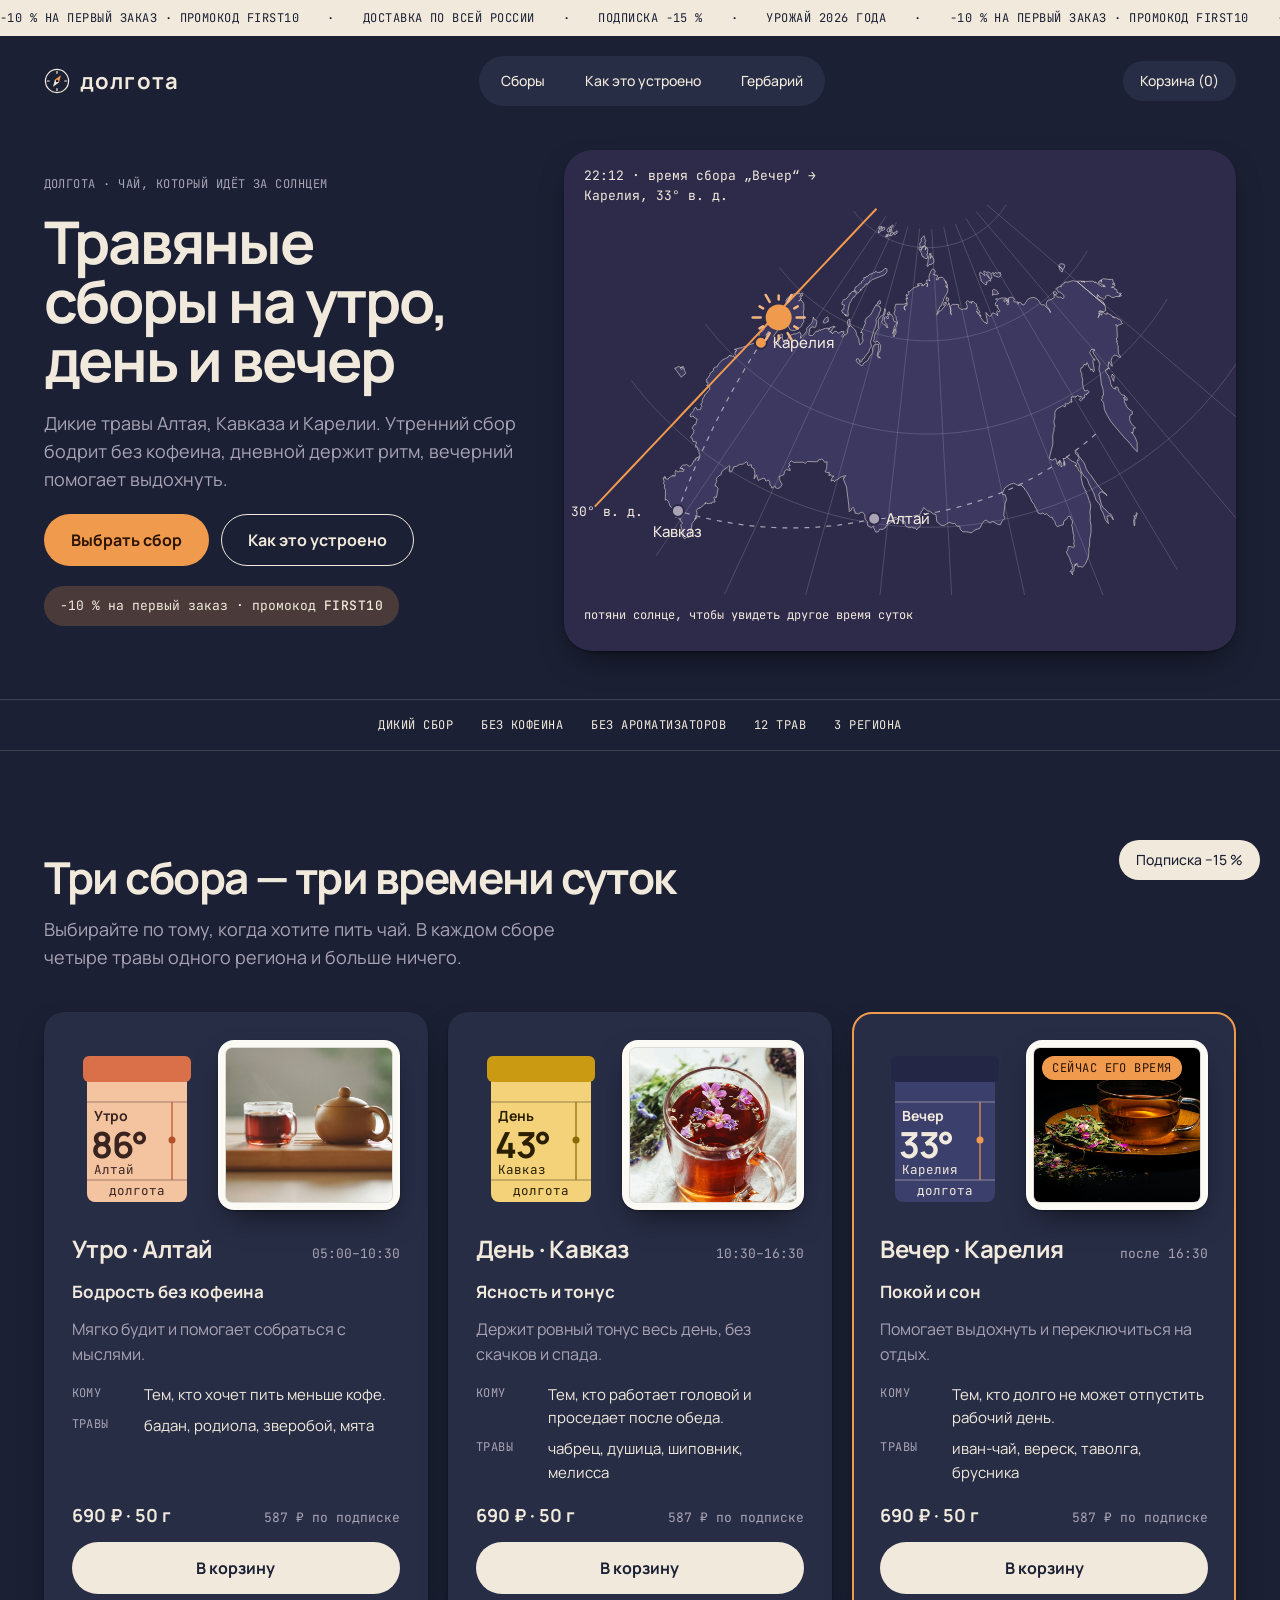
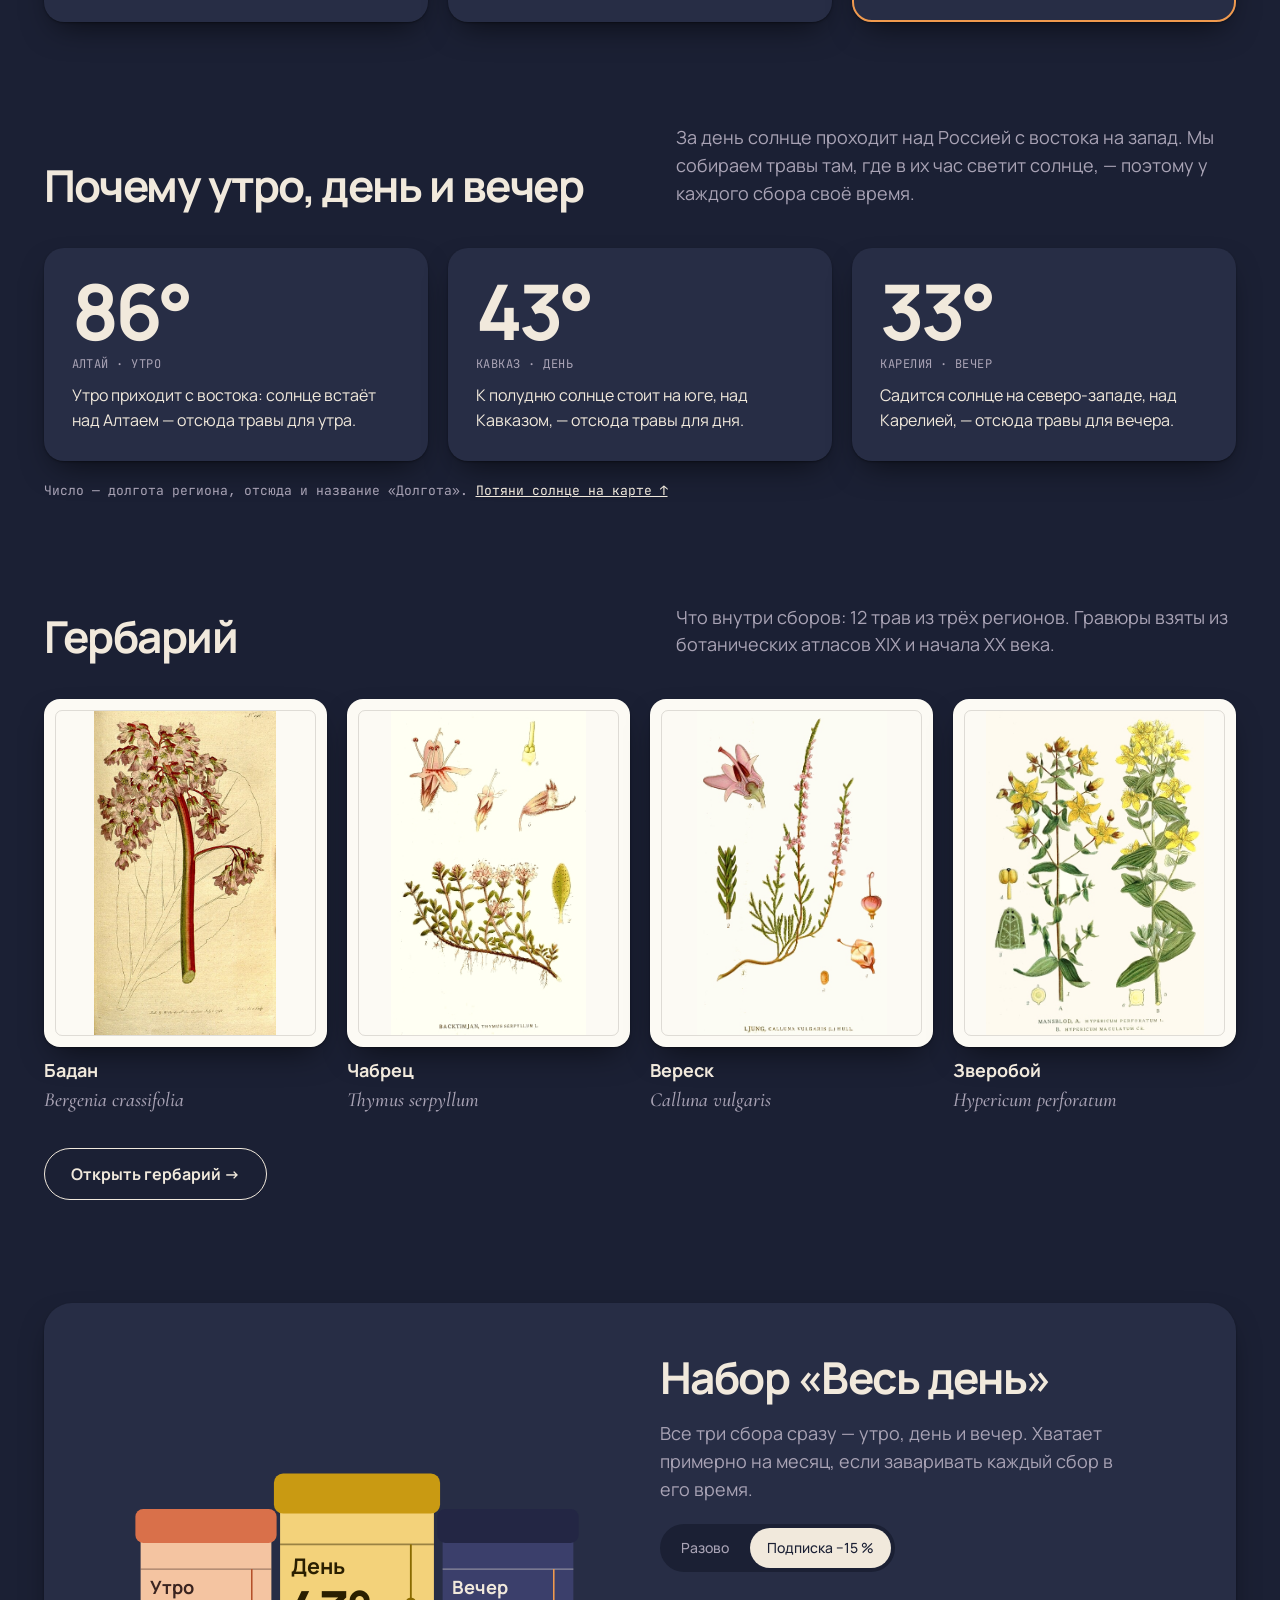
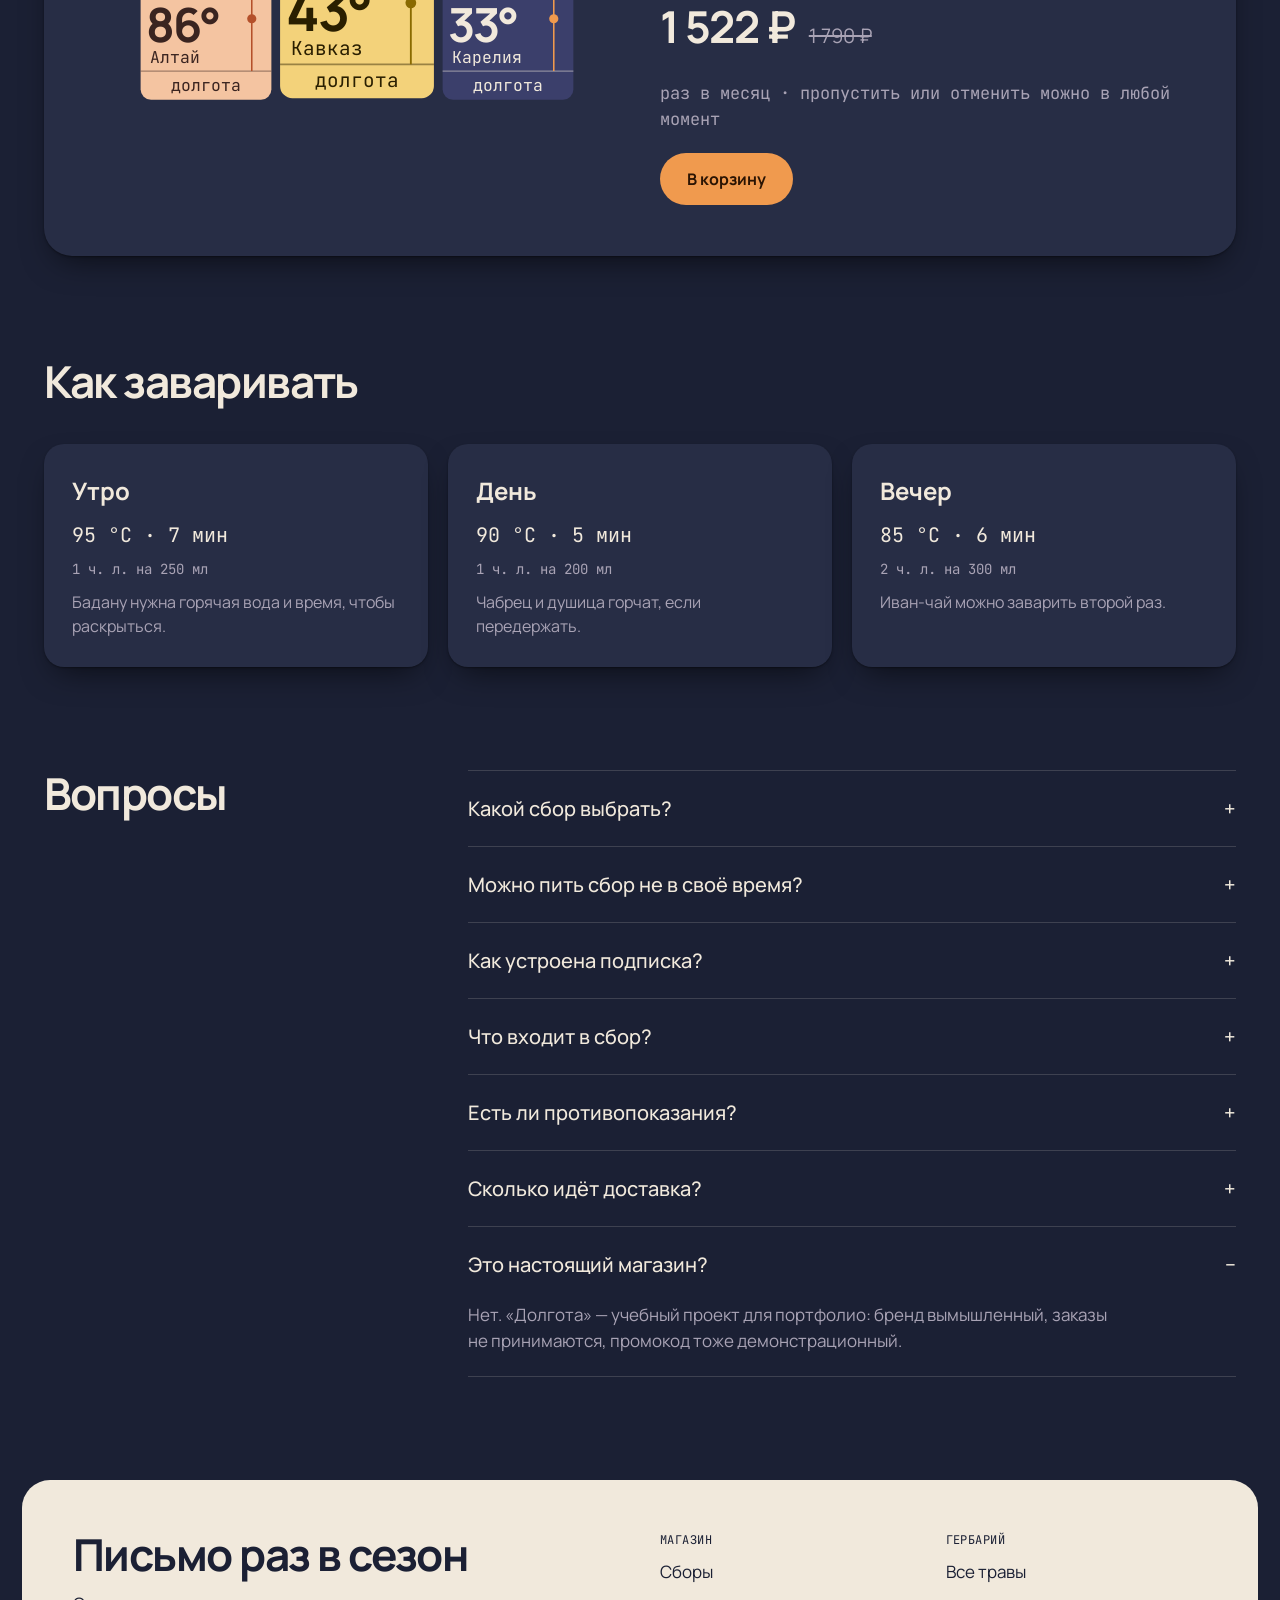
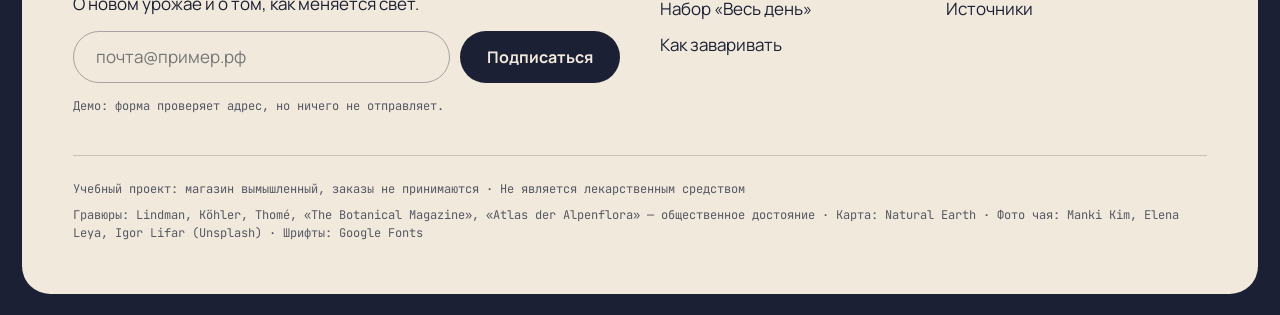
<file: dolgota/index.html>
<!doctype html>
<html lang="ru">
<head>
  <meta charset="utf-8">
  <meta name="viewport" content="width=device-width, initial-scale=1">
  <title>Долгота — травяные сборы на утро, день и вечер</title>
  <meta name="description" content="Учебный проект: три сбора диких трав с Алтая, Кавказа и Карелии — по одному на каждое время суток.">
  <link rel="preconnect" href="https://fonts.googleapis.com">
  <link rel="preconnect" href="https://fonts.gstatic.com" crossorigin>
  <link rel="stylesheet" href="https://fonts.googleapis.com/css2?family=Manrope:wght@400;500;700&family=JetBrains+Mono:wght@400;500&family=Cormorant+Garamond:ital,wght@1,500&display=swap">
  <link rel="stylesheet" href="css/tokens.css">
  <link rel="stylesheet" href="css/base.css">
  <link rel="stylesheet" href="css/home.css">
  <script defer src="js/clock.js"></script>
  <script defer src="js/data.js"></script>
  <script defer src="js/shop.js"></script>
  <script defer src="data/russia.js"></script>
  <script defer src="js/atlas.js"></script>
  <script defer src="js/tin.js"></script>
  <script defer src="js/fit.js"></script>
  <script defer src="js/site.js"></script>
  <script defer src="js/home.js"></script>
</head>
<body>
  <div class="marquee" aria-hidden="true">
    <div class="marquee__track cap"><span>−10&nbsp;% на первый заказ · промокод FIRST10</span><span>·</span><span>доставка по всей России</span><span>·</span><span>подписка −15&nbsp;%</span><span>·</span><span>урожай 2026 года</span><span>·</span><span>−10&nbsp;% на первый заказ · промокод FIRST10</span><span>·</span><span>доставка по всей России</span><span>·</span><span>подписка −15&nbsp;%</span><span>·</span><span>урожай 2026 года</span><span>·</span></div>
    <div class="marquee__track cap"><span>−10&nbsp;% на первый заказ · промокод FIRST10</span><span>·</span><span>доставка по всей России</span><span>·</span><span>подписка −15&nbsp;%</span><span>·</span><span>урожай 2026 года</span><span>·</span><span>−10&nbsp;% на первый заказ · промокод FIRST10</span><span>·</span><span>доставка по всей России</span><span>·</span><span>подписка −15&nbsp;%</span><span>·</span><span>урожай 2026 года</span><span>·</span></div>
  </div>

  <header class="site-header">
    <a class="logo" href="index.html">
      <svg class="logo__mark" viewBox="0 0 32 32" aria-hidden="true" focusable="false">
        <circle class="logo__ring" cx="16" cy="16" r="14.25"/>
        <path class="logo__ticks" d="M16 4v2.5M16 25.5V28M4 16h2.5M25.5 16H28"/>
        <g transform="rotate(35 16 16)">
          <path class="logo__north" d="M16 7.5 19 16h-6z"/>
          <path class="logo__south" d="M16 24.5 13 16h6z"/>
        </g>
        <circle class="logo__pin" cx="16" cy="16" r="1.5"/>
      </svg>долгота</a>
    <nav class="nav" id="nav" aria-label="Разделы">
      <a class="pill" href="#sbory">Сборы</a>
      <a class="pill" href="#dolgoty">Как это устроено</a>
      <a class="pill" href="herbarium.html">Гербарий</a>
    </nav>
    <div class="header-actions">
      <button class="pill nav-toggle" type="button" aria-expanded="false" aria-controls="nav" data-nav-toggle>Меню</button>
      <button class="pill cart-pill" type="button" data-cart>Корзина (<span data-cart-count>0</span>)</button>
    </div>
  </header>

  <main class="page">
    <section class="hero" id="top">
      <div class="hero__text">
        <p class="cap hero__eyebrow">Долгота · чай, который идёт за&nbsp;солнцем</p>
        <h1 class="h1">Травяные сборы на утро, день и&nbsp;вечер</h1>
        <p class="lead">Дикие травы Алтая, Кавказа и Карелии. Утренний сбор бодрит без кофеина, дневной держит ритм, вечерний помогает выдохнуть.</p>
        <div class="hero__actions">
          <a class="btn btn--accent" href="#sbory">Выбрать сбор</a>
          <a class="btn btn--ghost" href="#dolgoty">Как это устроено</a>
        </div>
        <p class="promo mono">−10&nbsp;% на первый заказ · промокод&nbsp;<b>FIRST10</b></p>
      </div>
      <div class="hero__map">
        <p class="hero__now mono" aria-live="polite">
          <a href="#sbory" data-now-time></a>
          <span data-now-place></span>
        </p>
        <svg class="atlas" data-hero-atlas role="group" aria-label="Карта России: солнце показывает, чей сейчас сбор"></svg>
        <div class="hero__foot">
          <p class="hero__hint mono" data-hint>потяни солнце, чтобы увидеть другое время суток</p>
          <button class="pill pill--outline" type="button" data-reset hidden>Вернуться к моему времени</button>
        </div>
      </div>
    </section>

    <div class="ticker cap" aria-label="Свойства сборов">
      <span>дикий сбор</span><span>без кофеина</span><span>без ароматизаторов</span><span>12 трав</span><span>3 региона</span>
    </div>

    <section class="section" id="sbory">
      <div class="section-head">
        <h2 class="h2">Три сбора — три времени суток</h2>
        <p class="lead">Выбирайте по тому, когда хотите пить чай. В каждом сборе четыре травы одного региона и больше ничего.</p>
      </div>
      <div class="blends" data-blends></div>
    </section>

    <section class="section" id="dolgoty">
      <div class="section-head">
        <h2 class="h2">Почему утро, день и вечер</h2>
        <p class="lead">За день солнце проходит над Россией с востока на запад. Мы собираем травы там, где в их час светит солнце, — поэтому у каждого сбора своё время.</p>
      </div>
      <div class="steps" data-steps></div>
      <p class="steps__note mono muted">Число — долгота региона, отсюда и название «Долгота». <a href="#top">Потяни солнце на карте ↑</a></p>
    </section>

    <section class="section">
      <div class="section-head">
        <h2 class="h2">Гербарий</h2>
        <p class="lead">Что внутри сборов: 12 трав из трёх регионов. Гравюры взяты из ботанических атласов XIX и начала XX века.</p>
      </div>
      <div class="herb-preview" data-herb-preview></div>
      <a class="btn btn--ghost" href="herbarium.html">Открыть гербарий →</a>
    </section>

    <section class="section" id="nabor">
      <div class="bundle card">
        <div class="bundle__tins" data-bundle-tins></div>
        <div class="bundle__body">
          <h2 class="h2">Набор «Весь день»</h2>
          <p class="lead">Все три сбора сразу — утро, день и вечер. Хватает примерно на месяц, если заваривать каждый сбор в его время.</p>
          <div class="segmented" role="group" aria-label="Как покупать">
            <button class="pill" type="button" data-plan="once" aria-pressed="false">Разово</button>
            <button class="pill" type="button" data-plan="sub" aria-pressed="true">Подписка −15&nbsp;%</button>
          </div>
          <p class="bundle__price"><span data-bundle-price></span><s class="muted" data-bundle-old></s></p>
          <p class="mono muted" data-bundle-note></p>
          <button class="btn btn--accent" type="button" data-add="bundle">В корзину</button>
        </div>
      </div>
    </section>

    <section class="section" id="zavarivanie">
      <div class="section-head"><h2 class="h2">Как заваривать</h2></div>
      <div class="brew" data-brew></div>
    </section>

    <section class="section faq">
      <h2 class="h2">Вопросы</h2>
      <div class="faq__list">
        <details><summary>Какой сбор выбрать?</summary><p>Выбирайте по времени, когда хотите пить чай: утром — «Утро», днём — «День», вечером — «Вечер». Если сомневаетесь, возьмите набор «Весь день» и попробуйте все три.</p></details>
        <details><summary>Можно пить сбор не в своё время?</summary><p>Можно: это травы, а не расписание. Просто утренний сбор бодрит, а вечерний настраивает на отдых, поэтому мы советуем пить каждый в своё время.</p></details>
        <details><summary>Как устроена подписка?</summary><p>Раз в месяц приходит набор «Весь день» со скидкой 15&nbsp;%. Пропустить месяц или отменить подписку можно в любой момент.</p></details>
        <details><summary>Что входит в сбор?</summary><p>Только травы, по четыре в каждом сборе. Без ароматизаторов и чайного листа.</p></details>
        <details><summary>Есть ли противопоказания?</summary><p>Травы действуют мягко, но это не лекарство. Если вы беременны, кормите грудью или принимаете лекарства, посоветуйтесь с врачом.</p></details>
        <details><summary>Сколько идёт доставка?</summary><p>Нисколько: это учебный проект, и заказы не принимаются. В настоящем магазине здесь были бы сроки и цены доставки.</p></details>
        <details open><summary>Это настоящий магазин?</summary><p>Нет. «Долгота» — учебный проект для портфолио: бренд вымышленный, заказы не принимаются, промокод тоже демонстрационный.</p></details>
      </div>
    </section>
  </main>

  <footer class="site-footer">
    <div class="site-footer__top">
      <form class="newsletter" data-newsletter novalidate>
        <h2 class="h2">Письмо раз в сезон</h2>
        <p>О новом урожае и о том, как меняется свет.</p>
        <div class="newsletter__row">
          <label class="visually-hidden" for="email">Почта</label>
          <input id="email" name="email" type="email" required placeholder="почта@пример.рф" autocomplete="email">
          <button class="btn" type="submit">Подписаться</button>
        </div>
        <p class="newsletter__note" data-newsletter-message aria-live="polite">Демо: форма проверяет адрес, но ничего не отправляет.</p>
      </form>
      <div class="footer-links">
        <div><span class="cap">Магазин</span><a href="#sbory">Сборы</a><a href="#nabor">Набор «Весь день»</a><a href="#zavarivanie">Как заваривать</a></div>
        <div><span class="cap">Гербарий</span><a href="herbarium.html">Все травы</a><a href="herbarium.html#istochniki">Источники</a></div>
      </div>
    </div>
    <div class="footer-legal">
      <span>Учебный проект: магазин вымышленный, заказы не принимаются · Не является лекарственным средством</span>
      <span>Гравюры: Lindman, Köhler, Thomé, «The Botanical Magazine», «Atlas der Alpenflora» — общественное достояние · Карта: Natural Earth · Фото чая: Manki Kim, Elena Leya, Igor Lifar (Unsplash) · Шрифты: Google Fonts</span>
    </div>
  </footer>

  <a class="pill sticky-pill" href="#nabor">Подписка −15&nbsp;%</a>
  <div class="toast" role="status" data-toast hidden></div>
</body>
</html>
</file>
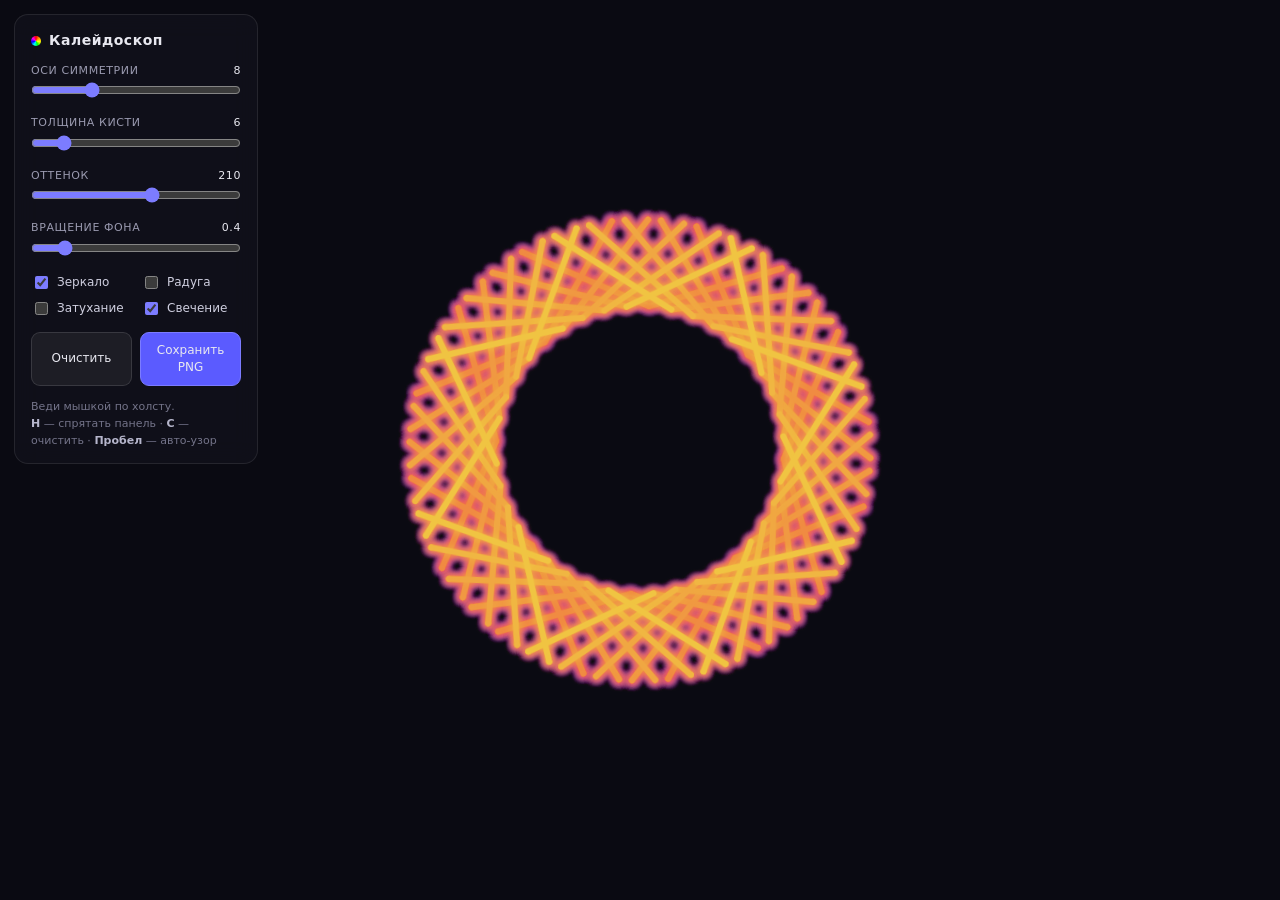
<file: kaleidoscope/index.html>
<!DOCTYPE html>
<html lang="ru">
<head>
<meta charset="utf-8">
<meta name="viewport" content="width=device-width, initial-scale=1">
<title>Калейдоскоп</title>
<style>
  :root { color-scheme: dark; }
  * { box-sizing: border-box; }
  html, body { margin: 0; height: 100%; overflow: hidden; background: #0a0a12; }
  #c { display: block; width: 100vw; height: 100vh; touch-action: none; cursor: crosshair; }

  #ui {
    position: fixed; top: 14px; left: 14px; z-index: 10;
    width: 244px; padding: 16px 16px 14px;
    background: rgba(18,18,28,.72);
    -webkit-backdrop-filter: blur(12px); backdrop-filter: blur(12px);
    border: 1px solid rgba(255,255,255,.09); border-radius: 14px;
    font: 13px/1.4 system-ui, -apple-system, "Segoe UI", Roboto, sans-serif;
    color: #e8e8f0; user-select: none;
    transition: transform .25s ease, opacity .25s ease;
  }
  #ui.hidden { transform: translateX(-280px); opacity: 0; pointer-events: none; }
  #ui h1 {
    margin: 0 0 6px; font-size: 14px; letter-spacing: .5px; font-weight: 600;
    display: flex; align-items: center; gap: 8px;
  }
  #ui h1 .dot {
    width: 10px; height: 10px; border-radius: 50%;
    background: conic-gradient(red, orange, yellow, lime, cyan, blue, magenta, red);
  }
  label.row {
    display: block; margin: 12px 0 4px; color: #9a9ab0;
    font-size: 11px; text-transform: uppercase; letter-spacing: .6px;
  }
  .val { color: #e8e8f0; float: right; font-variant-numeric: tabular-nums; }
  input[type=range] { width: 100%; accent-color: #7c7cff; margin: 0; }
  input[type=color] {
    width: 100%; height: 30px; border: none; border-radius: 8px;
    background: none; cursor: pointer; padding: 0;
  }
  .checks { display: grid; grid-template-columns: 1fr 1fr; gap: 7px 10px; margin-top: 12px; }
  .checks label { display: flex; align-items: center; gap: 6px; font-size: 12px; color: #cfcfe0; cursor: pointer; }
  .checks input { accent-color: #7c7cff; }
  .btns { display: grid; grid-template-columns: 1fr 1fr; gap: 8px; margin-top: 14px; }
  button {
    appearance: none; border: 1px solid rgba(255,255,255,.12); border-radius: 9px;
    padding: 9px 6px; font: inherit; font-size: 12px; color: #e8e8f0;
    background: rgba(255,255,255,.06); cursor: pointer; transition: background .15s;
  }
  button:hover { background: rgba(255,255,255,.14); }
  button.primary { background: #5b5bff; border-color: #7c7cff; }
  button.primary:hover { background: #6d6dff; }
  .hint { margin-top: 12px; font-size: 11px; color: #74748a; line-height: 1.55; }
  .hint b { color: #b6b6cc; }

  #toggle {
    position: fixed; top: 14px; left: 14px; z-index: 9; width: 36px; height: 36px;
    display: none; align-items: center; justify-content: center;
    background: rgba(18,18,28,.72);
    -webkit-backdrop-filter: blur(12px); backdrop-filter: blur(12px);
    border: 1px solid rgba(255,255,255,.09); border-radius: 10px; cursor: pointer;
    color: #e8e8f0; font-size: 15px;
  }
  #ui.hidden ~ #toggle { display: flex; }
</style>
</head>
<body>
<canvas id="c"></canvas>

<div id="ui">
  <h1><span class="dot"></span>Калейдоскоп</h1>

  <label class="row">Оси симметрии <span class="val" id="segV">8</span></label>
  <input type="range" id="seg" min="2" max="24" step="1" value="8">

  <label class="row">Толщина кисти <span class="val" id="sizeV">6</span></label>
  <input type="range" id="size" min="1" max="40" step="1" value="6">

  <label class="row">Оттенок <span class="val" id="hueV">210</span></label>
  <input type="range" id="hue" min="0" max="360" step="1" value="210">

  <label class="row">Вращение фона <span class="val" id="spinV">0.4</span></label>
  <input type="range" id="spin" min="0" max="3" step="0.1" value="0.4">

  <div class="checks">
    <label><input type="checkbox" id="mirror" checked> Зеркало</label>
    <label><input type="checkbox" id="rainbow"> Радуга</label>
    <label><input type="checkbox" id="fade"> Затухание</label>
    <label><input type="checkbox" id="glow" checked> Свечение</label>
  </div>

  <div class="btns">
    <button id="clear">Очистить</button>
    <button id="save" class="primary">Сохранить PNG</button>
  </div>

  <div class="hint">
    Веди мышкой по холсту.<br>
    <b>H</b> — спрятать панель · <b>C</b> — очистить · <b>Пробел</b> — авто&#8209;узор
  </div>
</div>
<div id="toggle">&#9776;</div>

<script>
(function () {
  "use strict";

  var c = document.getElementById("c");
  var ctx = c.getContext("2d");
  var buf = document.createElement("canvas");
  var bx = buf.getContext("2d");

  var ui = document.getElementById("ui");
  var toggleEl = document.getElementById("toggle");
  var segEl = document.getElementById("seg");
  var sizeEl = document.getElementById("size");
  var hueEl = document.getElementById("hue");
  var spinEl = document.getElementById("spin");
  var mirrorEl = document.getElementById("mirror");
  var rainbowEl = document.getElementById("rainbow");
  var fadeEl = document.getElementById("fade");
  var glowEl = document.getElementById("glow");

  var W = 0, H = 0, DPR = 1;
  var spinAngle = 0;

  function resize() {
    DPR = Math.min(window.devicePixelRatio || 1, 2);
    var docEl = document.documentElement;
    W = window.innerWidth || docEl.clientWidth || 1024;
    H = window.innerHeight || docEl.clientHeight || 720;

    var old = null;
    if (buf.width && buf.height) {
      old = document.createElement("canvas");
      old.width = buf.width;
      old.height = buf.height;
      old.getContext("2d").drawImage(buf, 0, 0);
    }

    c.width = Math.floor(W * DPR);
    c.height = Math.floor(H * DPR);
    buf.width = c.width;
    buf.height = c.height;

    if (old) {
      bx.setTransform(1, 0, 0, 1, 0, 0);
      bx.drawImage(old, (buf.width - old.width) / 2, (buf.height - old.height) / 2);
    }
    bx.setTransform(DPR, 0, 0, DPR, 0, 0);
  }

  // Draw one segment-replicated stroke from a to b (center-relative CSS pixels).
  function stroke(a, b) {
    var seg = +segEl.value;
    var size = +sizeEl.value;
    var hue = rainbowEl.checked ? (performance.now() / 18) % 360 : +hueEl.value;
    var col = "hsl(" + hue + " 85% 60%)";
    var step = (Math.PI * 2) / seg;

    bx.save();
    bx.setTransform(DPR, 0, 0, DPR, 0, 0);
    bx.translate(W / 2, H / 2);
    bx.lineCap = "round";
    bx.lineJoin = "round";
    bx.strokeStyle = col;
    bx.fillStyle = col;
    bx.lineWidth = size;
    if (glowEl.checked) {
      bx.shadowColor = col;
      bx.shadowBlur = size * 1.5;
    }

    for (var i = 0; i < seg; i++) {
      bx.save();
      bx.rotate(i * step);
      segLine(a, b, size);
      if (mirrorEl.checked) {
        bx.save();
        bx.scale(1, -1);
        segLine(a, b, size);
        bx.restore();
      }
      bx.restore();
    }
    bx.restore();
  }

  function segLine(a, b, size) {
    bx.beginPath();
    bx.moveTo(a.x, a.y);
    bx.lineTo(b.x, b.y);
    bx.stroke();
    bx.beginPath();
    bx.arc(b.x, b.y, size / 2, 0, Math.PI * 2);
    bx.fill();
  }

  function render() {
    requestAnimationFrame(render);

    if (!buf.width || !buf.height) {
      if (window.innerWidth) resize();
      return;
    }

    spinAngle += parseFloat(spinEl.value) * 0.0025;

    if (fadeEl.checked) {
      bx.setTransform(1, 0, 0, 1, 0, 0);
      bx.fillStyle = "rgba(10,10,18,0.05)";
      bx.fillRect(0, 0, buf.width, buf.height);
      bx.setTransform(DPR, 0, 0, DPR, 0, 0);
    }

    autoStep();

    ctx.setTransform(1, 0, 0, 1, 0, 0);
    ctx.fillStyle = "#0a0a12";
    ctx.fillRect(0, 0, c.width, c.height);
    ctx.save();
    ctx.translate(c.width / 2, c.height / 2);
    ctx.rotate(spinAngle);
    ctx.drawImage(buf, -buf.width / 2, -buf.height / 2);
    ctx.restore();
  }

  // ---- pointer input -------------------------------------------------------
  var drawing = false, lastX = 0, lastY = 0;

  function toBuf(clientX, clientY) {
    var rect = c.getBoundingClientRect();
    var px = clientX - rect.left - W / 2;
    var py = clientY - rect.top - H / 2;
    var cos = Math.cos(-spinAngle), sin = Math.sin(-spinAngle);
    return { x: px * cos - py * sin, y: px * sin + py * cos };
  }

  c.addEventListener("pointerdown", function (e) {
    drawing = true;
    try { c.setPointerCapture(e.pointerId); } catch (err) {}
    var p = toBuf(e.clientX, e.clientY);
    lastX = p.x; lastY = p.y;
    stroke({ x: lastX, y: lastY }, { x: lastX + 0.01, y: lastY });
  });

  c.addEventListener("pointermove", function (e) {
    if (!drawing) return;
    var p = toBuf(e.clientX, e.clientY);
    var dx = p.x - lastX, dy = p.y - lastY;
    if (dx * dx + dy * dy < 4) return;
    stroke({ x: lastX, y: lastY }, p);
    lastX = p.x; lastY = p.y;
  });

  function endStroke() { drawing = false; }
  c.addEventListener("pointerup", endStroke);
  c.addEventListener("pointercancel", endStroke);
  c.addEventListener("pointerleave", endStroke);

  // ---- auto-doodle ------------------------------------------------------
  var auto = false, ax = 0, ay = 0, at = 0;
  function autoStep() {
    if (!auto) return;
    at += 0.02;
    var nx = Math.cos(at * 1.3) * (W * 0.30) + Math.cos(at * 0.7) * (W * 0.12);
    var ny = Math.sin(at * 1.1) * (H * 0.30) + Math.sin(at * 2.1) * (H * 0.10);
    stroke({ x: ax, y: ay }, { x: nx, y: ny });
    ax = nx; ay = ny;
  }

  // ---- actions -----------------------------------------------------------
  function clearAll() {
    bx.setTransform(1, 0, 0, 1, 0, 0);
    bx.clearRect(0, 0, buf.width, buf.height);
    bx.setTransform(DPR, 0, 0, DPR, 0, 0);
  }

  function savePNG() {
    if (!buf.width || !buf.height) return;
    var flat = document.createElement("canvas");
    flat.width = c.width;
    flat.height = c.height;
    var fx = flat.getContext("2d");
    fx.fillStyle = "#0a0a12";
    fx.fillRect(0, 0, flat.width, flat.height);
    fx.translate(flat.width / 2, flat.height / 2);
    fx.rotate(spinAngle);
    fx.drawImage(buf, -buf.width / 2, -buf.height / 2);
    var a = document.createElement("a");
    a.download = "kaleidoscope-" + Date.now() + ".png";
    a.href = flat.toDataURL("image/png");
    a.click();
  }

  document.getElementById("clear").addEventListener("click", clearAll);
  document.getElementById("save").addEventListener("click", savePNG);
  toggleEl.addEventListener("click", function () { ui.classList.remove("hidden"); });

  window.addEventListener("keydown", function (e) {
    if (e.target && /INPUT|TEXTAREA/.test(e.target.tagName)) return;
    if (e.code === "KeyH") ui.classList.toggle("hidden");
    else if (e.code === "KeyC") clearAll();
    else if (e.code === "Space") { e.preventDefault(); auto = !auto; }
  });

  // live value labels
  [["seg", "segV"], ["size", "sizeV"], ["hue", "hueV"], ["spin", "spinV"]].forEach(function (p) {
    var input = document.getElementById(p[0]);
    var out = document.getElementById(p[1]);
    var sync = function () { out.textContent = input.value; };
    input.addEventListener("input", sync);
    sync();
  });

  // ---- starter flourish so the canvas isn't empty on open --------------
  function seed() {
    if (!buf.width || !buf.height) return;
    var h0 = +hueEl.value;
    var R = Math.min(W, H) * 0.16;
    for (var k = 0; k < 40; k++) {
      hueEl.value = Math.round((h0 + k * 5) % 360);
      var a = k / 40 * Math.PI * 2;
      var a2 = a + 0.6;
      stroke(
        { x: Math.cos(a) * R, y: Math.sin(a) * R },
        { x: Math.cos(a2) * R * 1.6, y: Math.sin(a2) * R * 1.6 }
      );
    }
    hueEl.value = h0;
    document.getElementById("hueV").textContent = h0;
  }

  window.addEventListener("resize", resize);
  if (window.ResizeObserver) {
    new ResizeObserver(function () {
      var iw = window.innerWidth || 0, ih = window.innerHeight || 0;
      if (iw && ih && (Math.abs(iw - W) > 1 || Math.abs(ih - H) > 1)) resize();
    }).observe(document.documentElement);
  }
  resize();
  seed();
  requestAnimationFrame(render);
})();
</script>
</body>
</html>
</file>
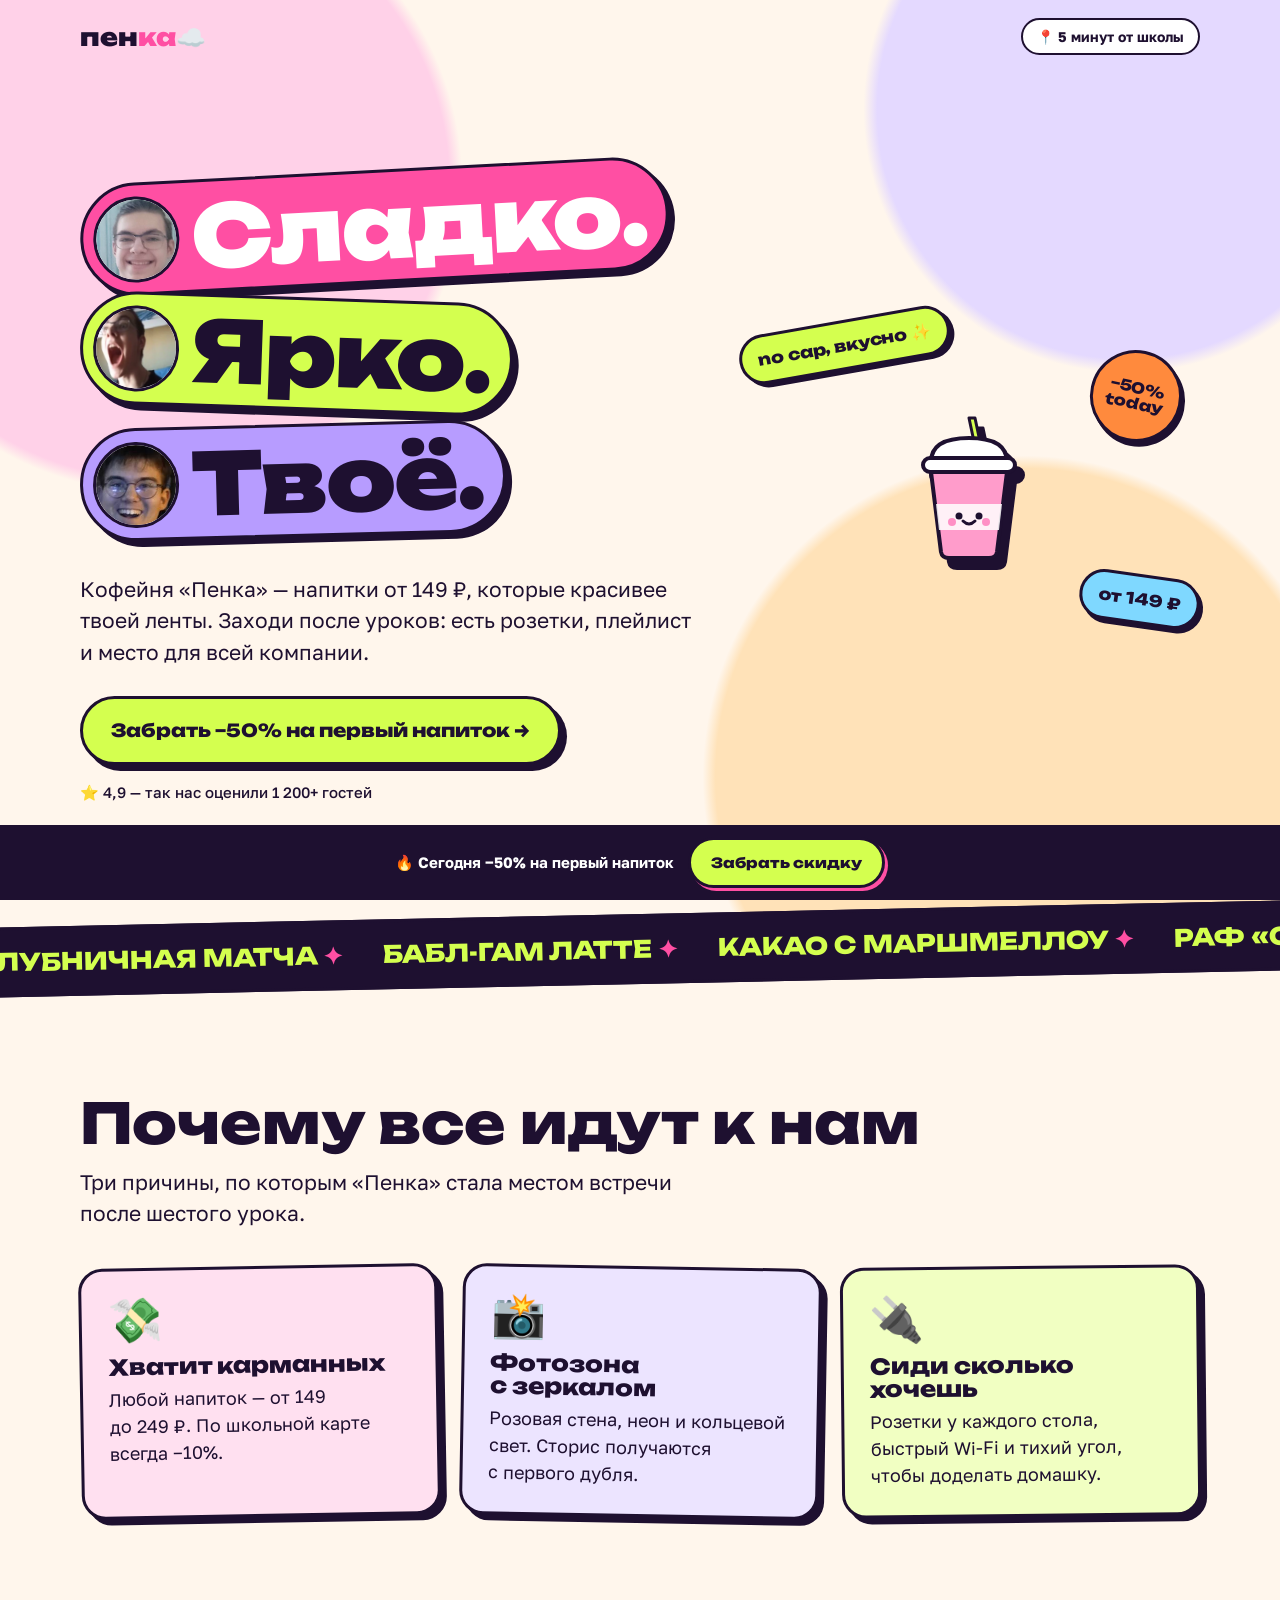
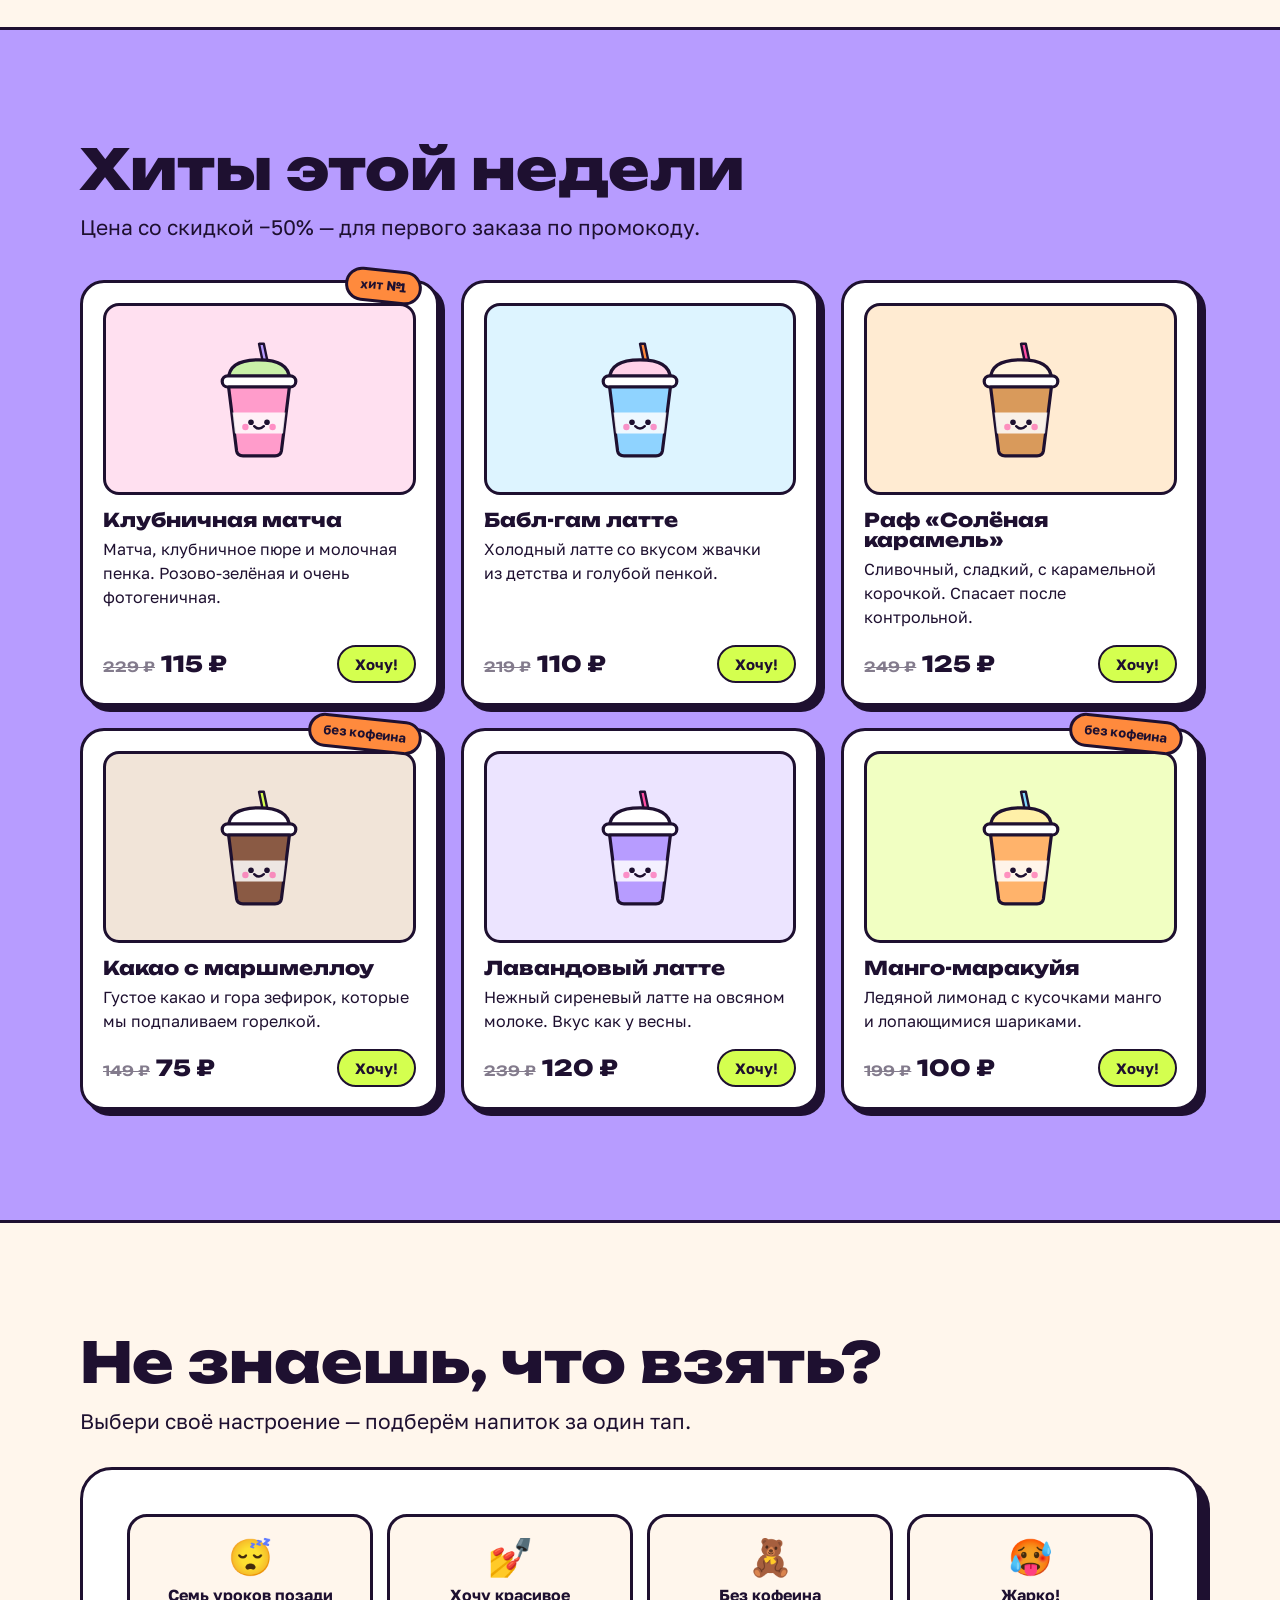
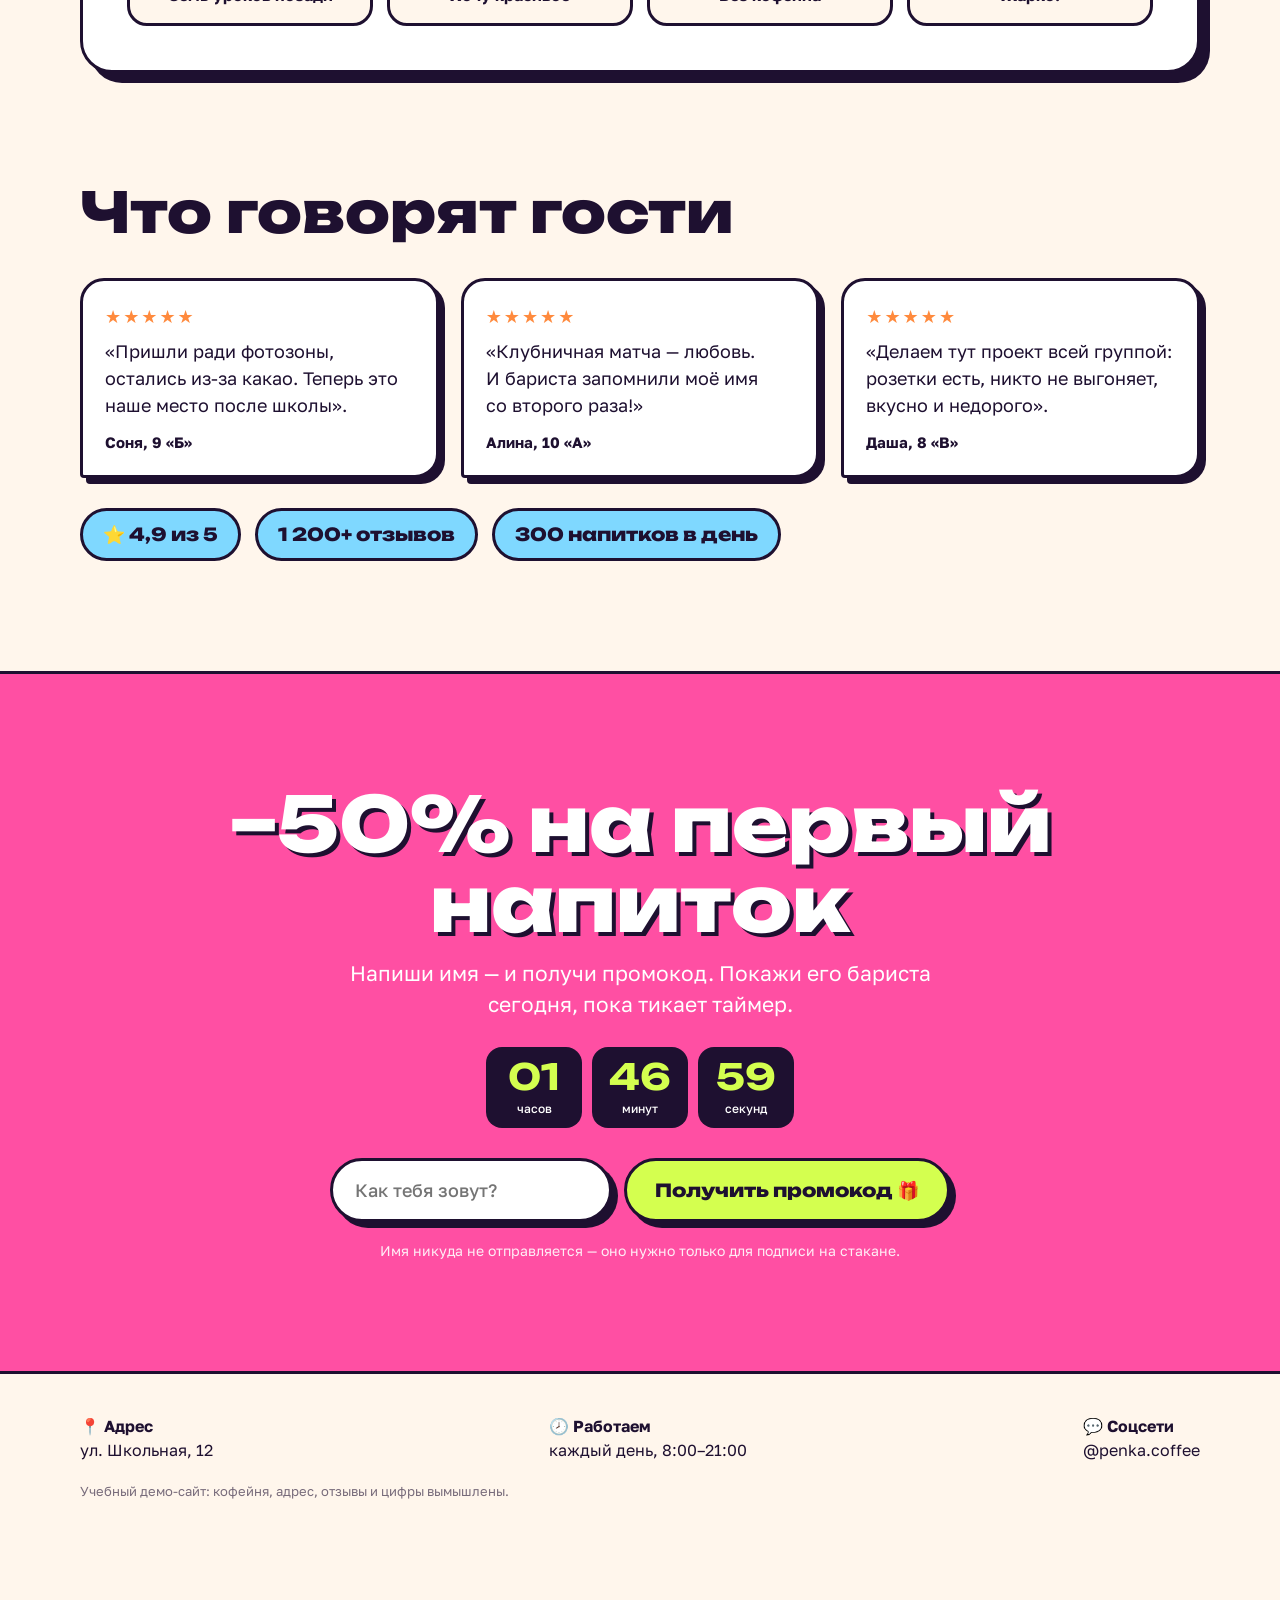
<file: penka/index.html>
<!doctype html>
<html lang="ru">
<head>
<meta charset="utf-8">
<meta name="viewport" content="width=device-width, initial-scale=1">
<title>Пенка — кофейня после школы</title>
<meta name="description" content="Кофейня «Пенка»: яркие напитки от 149 ₽, фотозона и розетки. −50% на первый напиток.">
<link rel="preconnect" href="https://fonts.googleapis.com">
<link rel="preconnect" href="https://fonts.gstatic.com" crossorigin>
<link href="https://fonts.googleapis.com/css2?family=Unbounded:wght@600;800;900&family=Golos+Text:wght@400;500;700&display=swap" rel="stylesheet">
<style>
  :root {
    --cream: #FFF6EC;
    --ink: #1E1030;
    --pink: #FF4FA3;
    --lilac: #B79CFF;
    --lime: #D4FF4F;
    --orange: #FF8A3D;
    --sky: #7FD8FF;
    --white: #fff;
    --shadow: 6px 6px 0 var(--ink);
    --radius: 24px;
  }
  * { box-sizing: border-box; margin: 0; padding: 0; }
  html { scroll-behavior: smooth; overflow-x: clip; }
  .hero { overflow: clip; }
  body {
    font-family: "Golos Text", system-ui, sans-serif;
    font-size: 18px;
    line-height: 1.5;
    color: var(--ink);
    background: var(--cream);
    overflow-x: hidden;
    padding-bottom: 84px;
  }
  h1, h2, h3, .display { font-family: "Unbounded", system-ui, sans-serif; line-height: 1.05; overflow-wrap: anywhere; }
  h2 { font-size: clamp(28px, 5.2vw, 56px); font-weight: 800; margin-bottom: 14px; }
  .wrap { width: min(1120px, 100% - 32px); margin-inline: auto; }
  section { padding: clamp(56px, 9vw, 110px) 0; position: relative; }
  .lead { font-size: clamp(17px, 2.2vw, 21px); max-width: 620px; }

  .btn {
    display: inline-flex; align-items: center; justify-content: center; gap: 10px;
    font-family: "Unbounded", sans-serif; font-weight: 800; font-size: clamp(14px, 2vw, 18px);
    color: var(--ink); background: var(--lime); text-decoration: none; text-align: center;
    padding: 18px 28px; border: 3px solid var(--ink); border-radius: 999px;
    box-shadow: var(--shadow); cursor: pointer;
    transition: transform .15s, box-shadow .15s;
  }
  .btn:hover { transform: translate(-2px, -2px); box-shadow: 9px 9px 0 var(--ink); }
  .btn:active { transform: translate(4px, 4px); box-shadow: 2px 2px 0 var(--ink); }
  .btn.pink { background: var(--pink); color: var(--white); }
  .btn:focus-visible, button:focus-visible, input:focus-visible { outline: 4px solid var(--orange); outline-offset: 3px; }

  /* шапка */
  header { position: absolute; top: 0; left: 0; right: 0; z-index: 5; padding: 18px 0; }
  header .wrap { display: flex; justify-content: space-between; align-items: center; gap: 12px; }
  .logo { font-family: "Unbounded", sans-serif; font-weight: 900; font-size: 24px; color: var(--ink); text-decoration: none; }
  .logo span { color: var(--pink); }
  .pill { font-weight: 700; font-size: 14px; background: var(--white); border: 2px solid var(--ink); border-radius: 999px; padding: 6px 14px; white-space: nowrap; }

  /* 1. герой */
  .hero {
    padding-top: clamp(110px, 16vw, 170px);
    background:
      radial-gradient(circle at 12% 20%, #FFD1E8 0 22%, transparent 23%),
      radial-gradient(circle at 88% 12%, #E4D9FF 0 18%, transparent 19%),
      radial-gradient(circle at 80% 85%, #FFE2B8 0 24%, transparent 25%),
      var(--cream);
  }
  .hero .wrap { display: grid; grid-template-columns: 1.15fr .85fr; gap: 32px; align-items: center; }
  h1 span { white-space: nowrap; }
  h1 { font-size: clamp(38px, 7vw, 86px); font-weight: 900; letter-spacing: -.02em; margin-bottom: 22px; }
  h1 span { display: inline-flex; align-items: center; gap: .14em; padding: .1em .22em .1em .12em; border: 3px solid var(--ink); border-radius: 999px; box-shadow: var(--shadow); margin: 0 0 .16em; }
  h1 img { flex: none; width: 1em; height: 1em; border-radius: 50%; border: 3px solid var(--ink); object-fit: cover; background: var(--white); transition: transform .3s cubic-bezier(.2, 1.6, .4, 1); }
  h1 span:hover img { transform: scale(1.15) rotate(8deg); }
  h1 .w1 { background: var(--pink); color: var(--white); transform: rotate(-3deg); }
  h1 .w2 { background: var(--lime); transform: rotate(2deg); }
  h1 .w3 { background: var(--lilac); transform: rotate(-1.5deg); }
  .hero .lead { margin-bottom: 28px; }
  .hero-cta { display: flex; flex-wrap: wrap; gap: 16px; align-items: center; }
  .hero-note { font-size: 15px; font-weight: 500; }

  .cup-stage { position: relative; display: grid; place-items: center; min-height: 380px; }
  .cup-stage svg.big { width: min(320px, 78%); height: auto; animation: bob 4s ease-in-out infinite; filter: drop-shadow(8px 10px 0 var(--ink)); }
  .sticker {
    position: absolute; font-family: "Unbounded", sans-serif; font-weight: 800; font-size: clamp(12px, 1.6vw, 16px);
    border: 3px solid var(--ink); border-radius: 999px; padding: 10px 16px; box-shadow: 4px 4px 0 var(--ink);
    animation: bob 5s ease-in-out infinite; white-space: nowrap;
  }
  .s1 { background: var(--lime); top: 6%; left: 0; rotate: -10deg; }
  .s2 { background: var(--sky); bottom: 14%; right: 0; rotate: 8deg; animation-delay: -2s; }
  .s3 { background: var(--orange); top: 14%; right: 4%; rotate: 12deg; animation-delay: -1s; width: 92px; height: 92px; padding: 0; display: grid; place-items: center; text-align: center; white-space: normal; line-height: 1.1; font-size: 15px; }
  @keyframes bob { 50% { transform: translateY(-14px); } }

  /* бегущая строка */
  .marquee { background: var(--ink); color: var(--lime); border-block: 3px solid var(--ink); overflow: hidden; padding: 14px 0; rotate: -1.2deg; width: 104%; margin-left: -2%; }
  .marquee div { display: flex; gap: 40px; width: max-content; animation: run 22s linear infinite; font-family: "Unbounded", sans-serif; font-weight: 800; font-size: clamp(16px, 2.4vw, 24px); white-space: nowrap; }
  .marquee b { color: var(--pink); }
  @keyframes run { to { transform: translateX(-50%); } }

  /* 2. причины */
  .cards3 { display: grid; grid-template-columns: repeat(3, 1fr); gap: 22px; margin-top: 36px; }
  .card { background: var(--white); border: 3px solid var(--ink); border-radius: var(--radius); box-shadow: var(--shadow); padding: 26px; min-width: 0; }
  .card .emoji { font-size: 44px; line-height: 1; margin-bottom: 14px; }
  .card h3 { font-size: clamp(18px, 2.2vw, 22px); font-weight: 800; margin-bottom: 8px; }
  .card:nth-child(1) { background: #FFE0F0; rotate: -1deg; }
  .card:nth-child(2) { background: #ECE4FF; rotate: 1deg; }
  .card:nth-child(3) { background: #F1FFC2; rotate: -.6deg; }

  /* 3. меню */
  .menu { background: var(--lilac); border-block: 3px solid var(--ink); }
  .menu-grid { display: grid; grid-template-columns: repeat(3, 1fr); gap: 22px; margin-top: 36px; }
  .drink { background: var(--white); border: 3px solid var(--ink); border-radius: var(--radius); box-shadow: var(--shadow); padding: 20px; display: flex; flex-direction: column; min-width: 0; transition: transform .2s; position: relative; }
  .drink:hover { transform: translateY(-6px) rotate(-1deg); }
  .drink .pic { border-radius: 16px; border: 3px solid var(--ink); display: grid; place-items: center; padding: 18px; margin-bottom: 16px; }
  .drink .pic svg { width: 96px; height: auto; }
  .drink h3 { font-size: clamp(16px, 1.9vw, 19px); font-weight: 800; margin-bottom: 6px; }
  .drink p { font-size: 16px; flex: 1; }
  .drink .row { display: flex; justify-content: space-between; align-items: center; gap: 10px; margin-top: 16px; flex-wrap: wrap; }
  .price { font-family: "Unbounded", sans-serif; font-weight: 800; font-size: 22px; white-space: nowrap; }
  .price s { font-size: 14px; font-weight: 600; opacity: .55; margin-right: 6px; }
  .want { font: 700 15px "Golos Text", sans-serif; color: var(--ink); background: var(--lime); border: 2px solid var(--ink); border-radius: 999px; padding: 8px 16px; cursor: pointer; text-decoration: none; }
  .want:hover { background: var(--pink); color: var(--white); }
  .tag { position: absolute; top: -14px; right: 14px; background: var(--orange); border: 3px solid var(--ink); border-radius: 999px; font-weight: 700; font-size: 13px; padding: 4px 12px; rotate: 6deg; }

  /* 4. квиз */
  .quiz-box { background: var(--white); border: 3px solid var(--ink); border-radius: 32px; box-shadow: 10px 10px 0 var(--ink); padding: clamp(22px, 4vw, 44px); margin-top: 30px; }
  .moods { display: grid; grid-template-columns: repeat(4, 1fr); gap: 14px; }
  .mood { font: 700 16px "Golos Text", sans-serif; color: var(--ink); background: var(--cream); border: 3px solid var(--ink); border-radius: 20px; padding: 18px 12px; cursor: pointer; transition: transform .15s, background .15s; min-width: 0; }
  .mood span { display: block; font-size: 36px; margin-bottom: 6px; }
  .mood:hover { transform: translateY(-4px); background: #FFE0F0; }
  .mood[aria-pressed="true"] { background: var(--lime); box-shadow: 4px 4px 0 var(--ink); }
  .result { margin-top: 24px; padding: 22px; border: 3px dashed var(--ink); border-radius: 20px; background: #FFE0F0; display: none; gap: 18px; align-items: center; justify-content: space-between; flex-wrap: wrap; }
  .result.show { display: flex; animation: pop .4s cubic-bezier(.2, 1.6, .4, 1); }
  .result h3 { font-size: clamp(18px, 2.6vw, 26px); font-weight: 800; margin-bottom: 4px; }
  @keyframes pop { from { transform: scale(.85); opacity: 0; } }

  /* 5. отзывы */
  .reviews { display: grid; grid-template-columns: repeat(3, 1fr); gap: 22px; margin-top: 36px; }
  .review { background: var(--white); border: 3px solid var(--ink); border-radius: 24px 24px 24px 4px; box-shadow: var(--shadow); padding: 22px; min-width: 0; }
  .review b { display: block; margin-top: 12px; font-size: 15px; }
  .stars { color: var(--orange); letter-spacing: 2px; margin-bottom: 8px; }
  .stats { display: flex; flex-wrap: wrap; gap: 14px; margin-top: 30px; }
  .stat { font-family: "Unbounded", sans-serif; font-weight: 800; font-size: clamp(14px, 1.8vw, 18px); background: var(--sky); border: 3px solid var(--ink); border-radius: 999px; padding: 10px 20px; }

  /* 6. оффер */
  .offer { background: var(--pink); color: var(--white); border-block: 3px solid var(--ink); text-align: center; overflow: hidden; }
  .offer h2 { font-size: clamp(32px, 7vw, 76px); text-shadow: 4px 4px 0 var(--ink); }
  .offer .lead { margin: 0 auto 26px; }
  .timer { display: inline-flex; gap: 10px; margin-bottom: 30px; }
  .timer div { background: var(--ink); color: var(--lime); border-radius: 16px; padding: 12px 8px; width: clamp(72px, 20vw, 96px); font-family: "Unbounded", sans-serif; font-weight: 800; font-size: clamp(24px, 6vw, 36px); line-height: 1; }
  .timer small { display: block; font: 500 12px "Golos Text", sans-serif; color: var(--white); margin-top: 6px; }
  .promo-form { display: flex; gap: 12px; justify-content: center; flex-wrap: wrap; max-width: 620px; margin: 0 auto; }
  .promo-form input { flex: 1 1 220px; min-width: 0; font: 500 18px "Golos Text", sans-serif; padding: 16px 22px; border: 3px solid var(--ink); border-radius: 999px; box-shadow: var(--shadow); color: var(--ink); background: var(--white); }
  .code { display: none; margin: 0 auto; max-width: 520px; background: var(--white); color: var(--ink); border: 3px dashed var(--ink); border-radius: 24px; padding: 24px; }
  .code.show { display: block; animation: pop .45s cubic-bezier(.2, 1.6, .4, 1); }
  .code strong { display: block; font-family: "Unbounded", sans-serif; font-weight: 900; font-size: clamp(30px, 8vw, 52px); color: var(--pink); margin: 6px 0; letter-spacing: .04em; }
  .fineprint { font-size: 14px; margin-top: 18px; opacity: .9; }

  footer { padding: 40px 0 20px; font-size: 16px; }
  footer .wrap { display: flex; flex-wrap: wrap; gap: 20px 48px; justify-content: space-between; }
  footer small { display: block; width: 100%; opacity: .6; font-size: 13px; }

  /* липкая кнопка */
  .sticky { position: fixed; left: 0; right: 0; bottom: 0; z-index: 20; background: var(--ink); color: var(--white); padding: 12px 16px; display: flex; gap: 14px; align-items: center; justify-content: center; font-weight: 700; font-size: 15px; }
  .sticky .btn { padding: 12px 20px; font-size: 14px; box-shadow: 3px 3px 0 var(--pink); white-space: nowrap; }

  .confetti { position: fixed; top: -40px; z-index: 50; font-size: 28px; pointer-events: none; animation: fall linear forwards; }
  @keyframes fall { to { transform: translateY(110vh) rotate(540deg); } }

  .reveal { opacity: 0; translate: 0 30px; transition: opacity .6s, translate .6s; }
  .reveal.in { opacity: 1; translate: 0 0; }

  @media (max-width: 860px) {
    .hero .wrap { grid-template-columns: 1fr; }
    h1 { font-size: min(10.5vw, 80px); }
    .cup-stage { min-height: 300px; order: -1; }
    .cup-stage svg.big { width: 200px; }
    .cards3, .menu-grid, .reviews { grid-template-columns: 1fr; }
    .moods { grid-template-columns: repeat(2, 1fr); }
    .sticky span { display: none; }
    .card, .card:nth-child(n) { rotate: 0deg; }
  }
  @media (min-width: 861px) and (max-width: 1020px) {
    .menu-grid { grid-template-columns: repeat(2, 1fr); }
  }
  @media (prefers-reduced-motion: reduce) {
    *, *::before, *::after { animation: none !important; transition: none !important; }
    .reveal { opacity: 1; translate: 0 0; }
  }
</style>
</head>
<body>

<svg width="0" height="0" style="position:absolute" aria-hidden="true">
  <symbol id="cup" viewBox="0 0 120 150">
    <path d="M60 6 L66 6 L74 44 L68 44 Z" fill="var(--straw, #FF4FA3)" stroke="#1E1030" stroke-width="3" stroke-linejoin="round"/>
    <path d="M22 50 Q22 26 60 26 Q98 26 98 50 Z" fill="var(--foam, #fff)" stroke="#1E1030" stroke-width="4" stroke-linejoin="round"/>
    <rect x="14" y="46" width="92" height="14" rx="7" fill="#fff" stroke="#1E1030" stroke-width="4"/>
    <path d="M22 60 L32 140 Q33 146 40 146 L80 146 Q87 146 88 140 L98 60 Z" fill="var(--drink, #C98A5A)" stroke="#1E1030" stroke-width="4" stroke-linejoin="round"/>
    <path d="M27 92 L93 92 L90 118 L30 118 Z" fill="#fff" opacity=".85"/>
    <circle cx="50" cy="104" r="3.5" fill="#1E1030"/><circle cx="70" cy="104" r="3.5" fill="#1E1030"/>
    <path d="M54 109 Q60 115 66 109" fill="none" stroke="#1E1030" stroke-width="3" stroke-linecap="round"/>
    <circle cx="43" cy="110" r="4" fill="#FF4FA3" opacity=".6"/><circle cx="77" cy="110" r="4" fill="#FF4FA3" opacity=".6"/>
  </symbol>
</svg>

<header>
  <div class="wrap">
    <a class="logo" href="#top">пен<span>ка</span>☁️</a>
    <span class="pill">📍 5&nbsp;минут от&nbsp;школы</span>
  </div>
</header>

<main id="top">
  <!-- 1. Внимание -->
  <section class="hero">
    <div class="wrap">
      <div>
        <h1><span class="w1"><img src="img/face1.png" alt="" style="object-position:50% 45%">Сладко.</span> <span class="w2"><img src="img/face2.png" alt="" style="object-position:25% 40%">Ярко.</span> <span class="w3"><img src="img/face3.png" alt="" style="object-position:50% 40%">Твоё.</span></h1>
        <p class="lead">Кофейня «Пенка»&nbsp;— напитки от&nbsp;149&nbsp;₽, которые красивее твоей ленты. Заходи после уроков: есть розетки, плейлист и&nbsp;место для всей компании.</p>
        <div class="hero-cta">
          <a class="btn" href="#offer">Забрать −50% на&nbsp;первый напиток →</a>
          <span class="hero-note">⭐ 4,9&nbsp;— так нас оценили 1&nbsp;200+&nbsp;гостей</span>
        </div>
      </div>
      <div class="cup-stage" aria-hidden="true">
        <svg class="big" style="--drink:#FF9CCB;--foam:#FFF;--straw:#D4FF4F"><use href="#cup"/></svg>
        <span class="sticker s1">no cap, вкусно ✨</span>
        <span class="sticker s2">от 149&nbsp;₽</span>
        <span class="sticker s3">−50%<br>today</span>
      </div>
    </div>
  </section>

  <div class="marquee" aria-hidden="true">
    <div>
      <span>КЛУБНИЧНАЯ МАТЧА <b>✦</b></span><span>БАБЛ-ГАМ ЛАТТЕ <b>✦</b></span><span>КАКАО С&nbsp;МАРШМЕЛЛОУ <b>✦</b></span><span>РАФ «СОЛЁНАЯ КАРАМЕЛЬ» <b>✦</b></span><span>БЕЗ КОФЕИНА ТОЖЕ ЕСТЬ <b>✦</b></span>
      <span>КЛУБНИЧНАЯ МАТЧА <b>✦</b></span><span>БАБЛ-ГАМ ЛАТТЕ <b>✦</b></span><span>КАКАО С&nbsp;МАРШМЕЛЛОУ <b>✦</b></span><span>РАФ «СОЛЁНАЯ КАРАМЕЛЬ» <b>✦</b></span><span>БЕЗ КОФЕИНА ТОЖЕ ЕСТЬ <b>✦</b></span>
    </div>
  </div>

  <!-- 2. Интерес -->
  <section>
    <div class="wrap">
      <h2 class="reveal">Почему все идут к&nbsp;нам</h2>
      <p class="lead reveal">Три причины, по&nbsp;которым «Пенка» стала местом встречи после шестого урока.</p>
      <div class="cards3">
        <article class="card reveal"><div class="emoji">💸</div><h3>Хватит карманных</h3><p>Любой напиток&nbsp;— от&nbsp;149 до&nbsp;249&nbsp;₽. По&nbsp;школьной карте всегда −10%.</p></article>
        <article class="card reveal"><div class="emoji">📸</div><h3>Фотозона с&nbsp;зеркалом</h3><p>Розовая стена, неон и&nbsp;кольцевой свет. Сторис получаются с&nbsp;первого дубля.</p></article>
        <article class="card reveal"><div class="emoji">🔌</div><h3>Сиди сколько хочешь</h3><p>Розетки у&nbsp;каждого стола, быстрый Wi-Fi и&nbsp;тихий угол, чтобы доделать домашку.</p></article>
      </div>
    </div>
  </section>

  <!-- 3. Желание -->
  <section class="menu" id="menu">
    <div class="wrap">
      <h2 class="reveal">Хиты этой недели</h2>
      <p class="lead reveal">Цена со&nbsp;скидкой −50%&nbsp;— для первого заказа по&nbsp;промокоду.</p>
      <div class="menu-grid">
        <article class="drink reveal"><span class="tag">хит №1</span><div class="pic" style="background:#FFE0F0"><svg style="--drink:#FF9CCB;--foam:#C9F0A8;--straw:#B79CFF"><use href="#cup"/></svg></div><h3>Клубничная матча</h3><p>Матча, клубничное пюре и&nbsp;молочная пенка. Розово-зелёная и&nbsp;очень фотогеничная.</p><div class="row"><span class="price"><s>229&nbsp;₽</s>115&nbsp;₽</span><a class="want" href="#offer">Хочу!</a></div></article>
        <article class="drink reveal"><div class="pic" style="background:#DDF4FF"><svg style="--drink:#8FD3FF;--foam:#FFD1E8;--straw:#FF8A3D"><use href="#cup"/></svg></div><h3>Бабл-гам латте</h3><p>Холодный латте со&nbsp;вкусом жвачки из&nbsp;детства и&nbsp;голубой пенкой.</p><div class="row"><span class="price"><s>219&nbsp;₽</s>110&nbsp;₽</span><a class="want" href="#offer">Хочу!</a></div></article>
        <article class="drink reveal"><div class="pic" style="background:#FFEBD2"><svg style="--drink:#D99A5B;--foam:#FFF3DD;--straw:#FF4FA3"><use href="#cup"/></svg></div><h3>Раф «Солёная карамель»</h3><p>Сливочный, сладкий, с&nbsp;карамельной корочкой. Спасает после контрольной.</p><div class="row"><span class="price"><s>249&nbsp;₽</s>125&nbsp;₽</span><a class="want" href="#offer">Хочу!</a></div></article>
        <article class="drink reveal"><span class="tag">без кофеина</span><div class="pic" style="background:#F1E4D8"><svg style="--drink:#8A5A44;--foam:#FFF;--straw:#D4FF4F"><use href="#cup"/></svg></div><h3>Какао с&nbsp;маршмеллоу</h3><p>Густое какао и&nbsp;гора зефирок, которые мы&nbsp;подпаливаем горелкой.</p><div class="row"><span class="price"><s>149&nbsp;₽</s>75&nbsp;₽</span><a class="want" href="#offer">Хочу!</a></div></article>
        <article class="drink reveal"><div class="pic" style="background:#ECE4FF"><svg style="--drink:#B79CFF;--foam:#FFF;--straw:#FF4FA3"><use href="#cup"/></svg></div><h3>Лавандовый латте</h3><p>Нежный сиреневый латте на&nbsp;овсяном молоке. Вкус как у&nbsp;весны.</p><div class="row"><span class="price"><s>239&nbsp;₽</s>120&nbsp;₽</span><a class="want" href="#offer">Хочу!</a></div></article>
        <article class="drink reveal"><span class="tag">без кофеина</span><div class="pic" style="background:#F1FFC2"><svg style="--drink:#FFB36B;--foam:#FFF0A8;--straw:#7FD8FF"><use href="#cup"/></svg></div><h3>Манго-маракуйя</h3><p>Ледяной лимонад с&nbsp;кусочками манго и&nbsp;лопающимися шариками.</p><div class="row"><span class="price"><s>199&nbsp;₽</s>100&nbsp;₽</span><a class="want" href="#offer">Хочу!</a></div></article>
      </div>
    </div>
  </section>

  <!-- 4. Вовлечение -->
  <section id="quiz">
    <div class="wrap">
      <h2 class="reveal">Не знаешь, что взять?</h2>
      <p class="lead reveal">Выбери своё настроение&nbsp;— подберём напиток за&nbsp;один тап.</p>
      <div class="quiz-box reveal">
        <div class="moods">
          <button class="mood" aria-pressed="false" data-name="Раф «Солёная карамель»" data-why="Сладкий заряд, чтобы дожить до вечера." data-price="125"><span>😴</span>Семь уроков позади</button>
          <button class="mood" aria-pressed="false" data-name="Клубничная матча" data-why="Самый красивый стакан в меню — для сторис." data-price="115"><span>💅</span>Хочу красивое</button>
          <button class="mood" aria-pressed="false" data-name="Какао с маршмеллоу" data-why="Тёплое, уютное и совсем без кофеина." data-price="75"><span>🧸</span>Без кофеина</button>
          <button class="mood" aria-pressed="false" data-name="Манго-маракуйя" data-why="Ледяной лимонад с лопающимися шариками." data-price="100"><span>🥵</span>Жарко!</button>
        </div>
        <div class="result" id="result" aria-live="polite">
          <div><h3 id="r-name"></h3><p id="r-why"></p></div>
          <a class="btn pink" href="#offer">Взять за&nbsp;<span id="r-price"></span>&nbsp;₽ →</a>
        </div>
      </div>
    </div>
  </section>

  <!-- 5. Доверие -->
  <section style="padding-top:0">
    <div class="wrap">
      <h2 class="reveal">Что говорят гости</h2>
      <div class="reviews">
        <article class="review reveal"><div class="stars">★★★★★</div><p>«Пришли ради фотозоны, остались из-за какао. Теперь это наше место после школы».</p><b>Соня, 9&nbsp;«Б»</b></article>
        <article class="review reveal"><div class="stars">★★★★★</div><p>«Клубничная матча&nbsp;— любовь. И&nbsp;бариста запомнили моё имя со&nbsp;второго раза!»</p><b>Алина, 10&nbsp;«А»</b></article>
        <article class="review reveal"><div class="stars">★★★★★</div><p>«Делаем тут проект всей группой: розетки есть, никто не&nbsp;выгоняет, вкусно и&nbsp;недорого».</p><b>Даша, 8&nbsp;«В»</b></article>
      </div>
      <div class="stats reveal">
        <span class="stat">⭐ 4,9 из&nbsp;5</span><span class="stat">1&nbsp;200+ отзывов</span><span class="stat">300&nbsp;напитков в&nbsp;день</span>
      </div>
    </div>
  </section>

  <!-- 6. Действие -->
  <section class="offer" id="offer">
    <div class="wrap">
      <h2>−50% на&nbsp;первый напиток</h2>
      <p class="lead">Напиши имя&nbsp;— и&nbsp;получи промокод. Покажи его бариста сегодня, пока тикает таймер.</p>
      <div class="timer" aria-label="До конца акции">
        <div><b id="t-h">00</b><small>часов</small></div>
        <div><b id="t-m">00</b><small>минут</small></div>
        <div><b id="t-s">00</b><small>секунд</small></div>
      </div>
      <form class="promo-form" id="form">
        <input id="name" type="text" maxlength="20" placeholder="Как тебя зовут?" aria-label="Твоё имя" required>
        <button class="btn" type="submit">Получить промокод 🎁</button>
      </form>
      <div class="code" id="code" aria-live="polite">
        <span id="hello"></span>
        <strong>PENKA50</strong>
        <span>Покажи экран бариста&nbsp;— скидка 50% на&nbsp;любой напиток.</span>
      </div>
      <p class="fineprint">Имя никуда не&nbsp;отправляется&nbsp;— оно нужно только для подписи на&nbsp;стакане.</p>
    </div>
  </section>
</main>

<footer>
  <div class="wrap">
    <div><b>📍 Адрес</b><br>ул.&nbsp;Школьная,&nbsp;12</div>
    <div><b>🕗 Работаем</b><br>каждый день, 8:00–21:00</div>
    <div><b>💬 Соцсети</b><br>@penka.coffee</div>
    <small>Учебный демо-сайт: кофейня, адрес, отзывы и&nbsp;цифры вымышлены.</small>
  </div>
</footer>

<div class="sticky">
  <span>🔥 Сегодня −50% на&nbsp;первый напиток</span>
  <a class="btn" href="#offer">Забрать скидку</a>
</div>

<script>
  // появление блоков при прокрутке
  const io = new IntersectionObserver((entries) => {
    entries.forEach((e) => { if (e.isIntersecting) { e.target.classList.add('in'); io.unobserve(e.target); } });
  }, { threshold: 0.15 });
  document.querySelectorAll('.reveal').forEach((el) => io.observe(el));

  // квиз
  const moods = document.querySelectorAll('.mood');
  moods.forEach((btn) => btn.addEventListener('click', () => {
    moods.forEach((b) => b.setAttribute('aria-pressed', b === btn));
    document.getElementById('r-name').textContent = 'Твой напиток — ' + btn.dataset.name;
    document.getElementById('r-why').textContent = btn.dataset.why;
    document.getElementById('r-price').textContent = btn.dataset.price;
    const box = document.getElementById('result');
    box.classList.remove('show');
    void box.offsetWidth;
    box.classList.add('show');
  }));

  // таймер до конца дня
  const pad = (n) => String(n).padStart(2, '0');
  function tick() {
    const now = new Date();
    const end = new Date(now); end.setHours(24, 0, 0, 0);
    const left = Math.floor((end - now) / 1000);
    document.getElementById('t-h').textContent = pad(Math.floor(left / 3600));
    document.getElementById('t-m').textContent = pad(Math.floor(left % 3600 / 60));
    document.getElementById('t-s').textContent = pad(left % 60);
  }
  tick(); setInterval(tick, 1000);

  // промокод и конфетти
  function confetti() {
    if (matchMedia('(prefers-reduced-motion: reduce)').matches) return;
    const bits = ['💖', '✨', '☕', '🍓', '⭐', '🎀'];
    for (let i = 0; i < 36; i++) {
      const el = document.createElement('span');
      el.className = 'confetti';
      el.textContent = bits[i % bits.length];
      el.style.left = Math.random() * 100 + 'vw';
      el.style.animationDuration = 1.8 + Math.random() * 1.8 + 's';
      el.style.animationDelay = Math.random() * 0.5 + 's';
      document.body.appendChild(el);
      setTimeout(() => el.remove(), 4500);
    }
  }
  document.getElementById('form').addEventListener('submit', (e) => {
    e.preventDefault();
    const name = document.getElementById('name').value.trim();
    document.getElementById('hello').textContent = name + ', твой промокод:';
    e.target.style.display = 'none';
    document.getElementById('code').classList.add('show');
    confetti();
  });
</script>
</body>
</html>
</file>
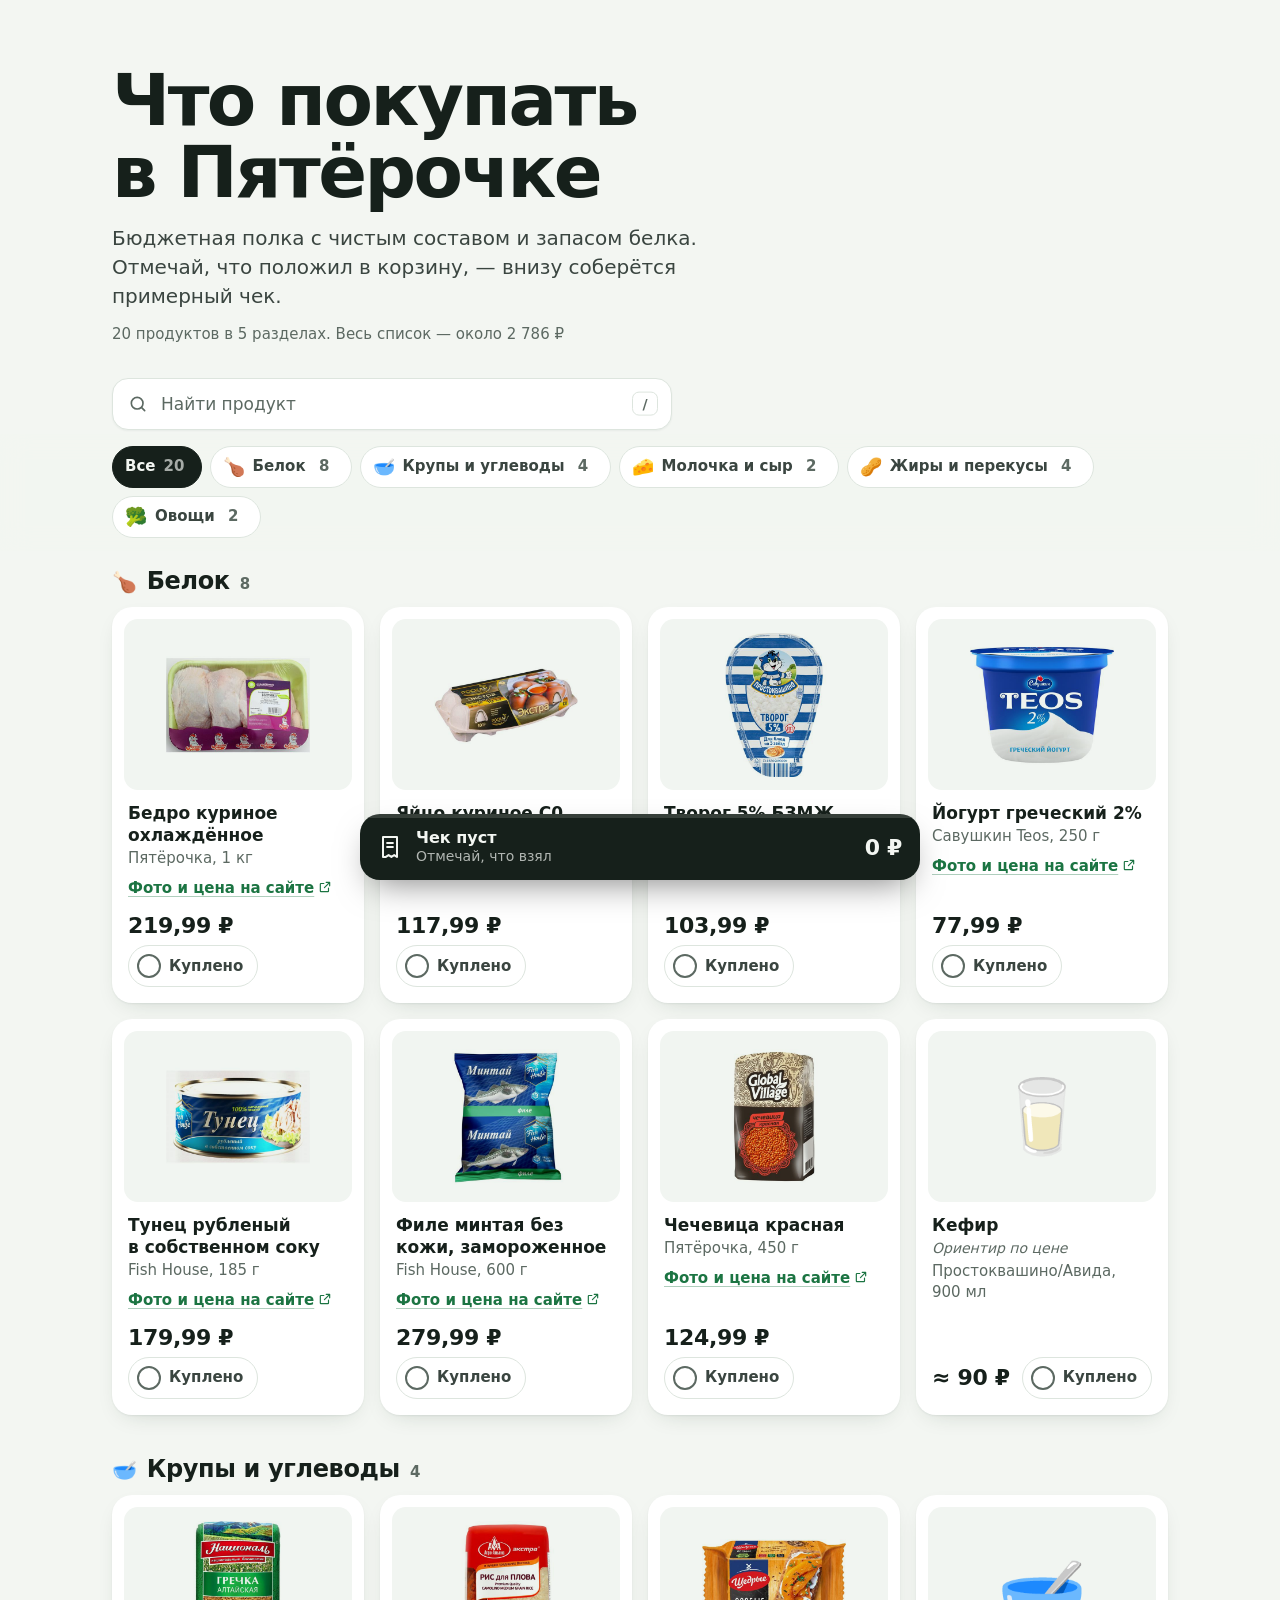
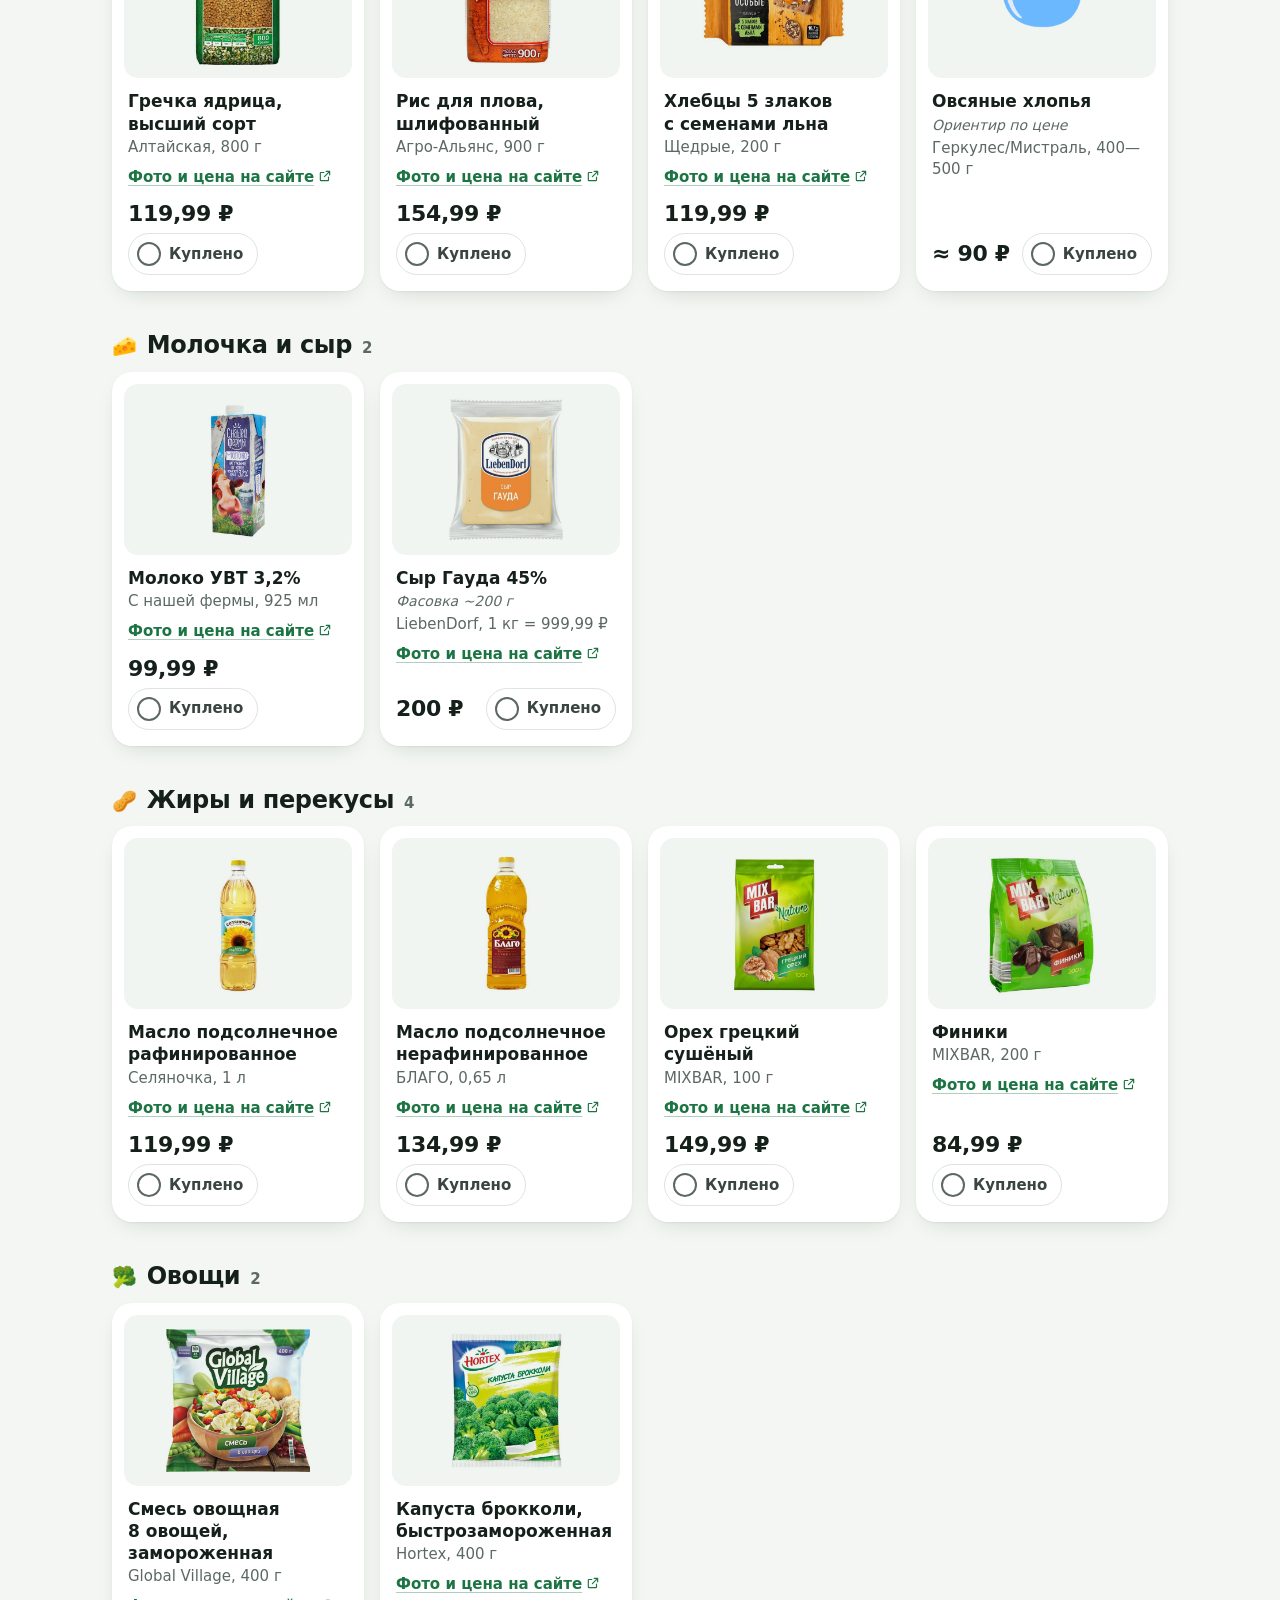
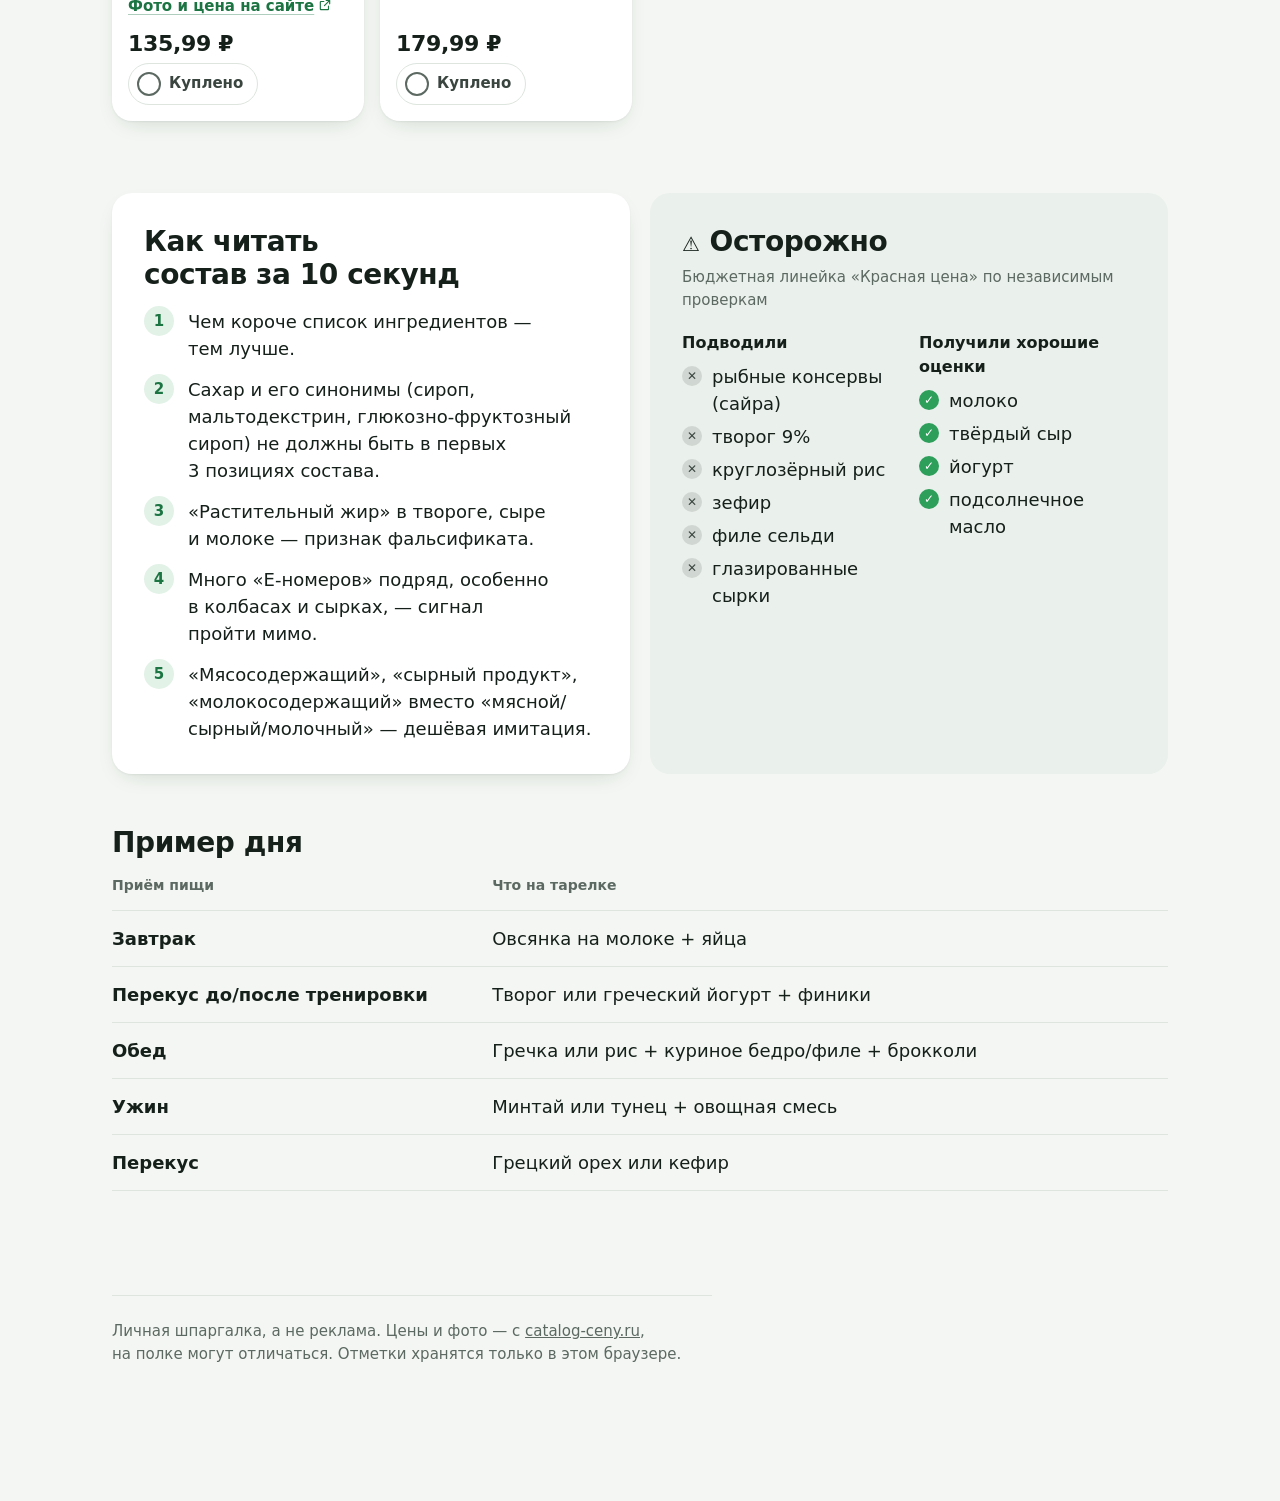
<file: pyaterochka/index.html>
<!doctype html>
<html lang="ru">
<head>
  <meta charset="utf-8">
  <meta name="viewport" content="width=device-width, initial-scale=1, viewport-fit=cover">
  <title>Что покупать в Пятёрочке</title>
  <meta name="description" content="Личная шпаргалка по полке Пятёрочки: полезные бюджетные продукты с чистым составом и запасом белка.">
  <meta name="color-scheme" content="light dark">
  <meta name="theme-color" content="#f3f6f2" media="(prefers-color-scheme: light)">
  <meta name="theme-color" content="#0e1411" media="(prefers-color-scheme: dark)">
  <link rel="icon" href="data:image/svg+xml,%3Csvg xmlns='http://www.w3.org/2000/svg' viewBox='0 0 100 100'%3E%3Ctext y='.9em' font-size='90'%3E%F0%9F%A5%A6%3C/text%3E%3C/svg%3E">
  <link rel="stylesheet" href="style.css">
  <script src="script.js" defer></script>
</head>
<body>
  <a class="skip-link" href="#shelf">К списку продуктов</a>

  <header class="masthead wrap">
    <h1 class="title">Что покупать в&nbsp;Пятёрочке</h1>
    <p class="lead">Бюджетная полка с&nbsp;чистым составом и&nbsp;запасом белка. Отмечай, что положил в&nbsp;корзину,&nbsp;— внизу соберётся примерный чек.</p>
    <p class="facts" id="facts"></p>
  </header>

  <main id="main">
    <div class="controls wrap">
      <div class="search">
        <svg class="search-icon" viewBox="0 0 24 24" aria-hidden="true"><circle cx="11" cy="11" r="7"/><path d="m20 20-3.6-3.6"/></svg>
        <label class="visually-hidden" for="q">Поиск по&nbsp;названию</label>
        <input class="search-input" id="q" type="search" placeholder="Найти продукт" autocomplete="off" spellcheck="false" enterkeyhint="search">
        <kbd class="search-kbd" aria-hidden="true">/</kbd>
        <button class="search-clear" id="q-clear" type="button" hidden>
          <span class="visually-hidden">Очистить поиск</span>
          <svg viewBox="0 0 24 24" aria-hidden="true"><path d="M7 7l10 10M17 7 7 17"/></svg>
        </button>
      </div>
    </div>

    <div class="chips-bar" id="chips-bar">
      <fieldset class="chips-set wrap">
        <legend class="visually-hidden">Раздел</legend>
        <div class="chips" id="chips"></div>
      </fieldset>
    </div>

    <p class="visually-hidden" id="status" role="status" aria-live="polite"></p>

    <div class="shelf wrap" id="shelf" tabindex="-1">
      <noscript><p class="empty-text">Для списка продуктов нужен включённый JavaScript.</p></noscript>
    </div>

    <div class="empty wrap" id="empty" hidden>
      <p class="empty-text" id="empty-text"></p>
      <button class="btn btn-quiet" id="empty-action" type="button"></button>
    </div>

    <div class="guide wrap">
      <section class="panel tips" aria-labelledby="tips-title">
        <h2 class="panel-title" id="tips-title">Как читать состав за&nbsp;10&nbsp;секунд</h2>
        <ol class="tips-list">
          <li>Чем короче список ингредиентов&nbsp;— тем лучше.</li>
          <li>Сахар и&nbsp;его синонимы (сироп, мальтодекстрин, глюкозно-фруктозный сироп) не&nbsp;должны быть в&nbsp;первых 3&nbsp;позициях состава.</li>
          <li>«Растительный жир» в&nbsp;твороге, сыре и&nbsp;молоке&nbsp;— признак фальсификата.</li>
          <li>Много «Е-номеров» подряд, особенно в&nbsp;колбасах и&nbsp;сырках,&nbsp;— сигнал пройти мимо.</li>
          <li>«Мясосодержащий», «сырный продукт», «молокосодержащий» вместо «мясной/сырный/молочный»&nbsp;— дешёвая имитация.</li>
        </ol>
      </section>

      <section class="panel caution" aria-labelledby="caution-title">
        <h2 class="panel-title" id="caution-title"><span class="panel-emoji" aria-hidden="true">⚠️</span>Осторожно</h2>
        <p class="panel-lead">Бюджетная линейка «Красная цена» по&nbsp;независимым проверкам</p>
        <div class="verdicts">
          <div class="verdict verdict-bad">
            <h3 class="verdict-title">Подводили</h3>
            <ul class="verdict-list">
              <li>рыбные консервы (сайра)</li>
              <li>творог 9%</li>
              <li>круглозёрный рис</li>
              <li>зефир</li>
              <li>филе сельди</li>
              <li>глазированные сырки</li>
            </ul>
          </div>
          <div class="verdict verdict-good">
            <h3 class="verdict-title">Получили хорошие оценки</h3>
            <ul class="verdict-list">
              <li>молоко</li>
              <li>твёрдый сыр</li>
              <li>йогурт</li>
              <li>подсолнечное масло</li>
            </ul>
          </div>
        </div>
      </section>

      <section class="panel day" aria-labelledby="day-title">
        <h2 class="panel-title" id="day-title">Пример дня</h2>
        <table class="day-table">
          <thead>
            <tr><th scope="col">Приём пищи</th><th scope="col">Что на&nbsp;тарелке</th></tr>
          </thead>
          <tbody>
            <tr><th scope="row">Завтрак</th><td>Овсянка на&nbsp;молоке&nbsp;+ яйца</td></tr>
            <tr><th scope="row">Перекус до/после тренировки</th><td>Творог или греческий йогурт&nbsp;+ финики</td></tr>
            <tr><th scope="row">Обед</th><td>Гречка или рис&nbsp;+ куриное бедро/филе&nbsp;+ брокколи</td></tr>
            <tr><th scope="row">Ужин</th><td>Минтай или тунец&nbsp;+ овощная смесь</td></tr>
            <tr><th scope="row">Перекус</th><td>Грецкий орех или кефир</td></tr>
          </tbody>
        </table>
      </section>
    </div>
  </main>

  <footer class="colophon wrap">
    <p>Личная шпаргалка, а&nbsp;не&nbsp;реклама. Цены и&nbsp;фото&nbsp;— с&nbsp;<a href="https://catalog-ceny.ru/" target="_blank" rel="noopener noreferrer">catalog-ceny.ru</a>, на&nbsp;полке могут отличаться. Отметки хранятся только в&nbsp;этом браузере.</p>
  </footer>

  <div class="bar" id="bar">
    <button class="bar-button" id="bar-button" type="button" aria-haspopup="dialog" aria-controls="receipt">
      <span class="bar-progress" aria-hidden="true"><span class="bar-progress-fill" id="bar-fill"></span></span>
      <svg class="bar-icon" viewBox="0 0 24 24" aria-hidden="true"><path d="M6 3.5h12v17l-2.4-1.6-2.4 1.6-2.4-1.6-2.4 1.6L6 20.5z"/><path d="M9.5 8.5h5M9.5 12h5"/></svg>
      <span class="bar-text">
        <span class="bar-label" id="bar-label">Чек пуст</span>
        <span class="bar-hint" id="bar-hint">Отмечай, что взял</span>
      </span>
      <span class="bar-total" id="bar-total">0&nbsp;₽</span>
    </button>
  </div>

  <dialog class="receipt" id="receipt" aria-labelledby="receipt-title">
    <div class="receipt-sheet" id="receipt-sheet">
      <div class="paper">
        <header class="paper-head">
          <h2 class="paper-title" id="receipt-title">Примерный чек</h2>
          <p class="paper-date" id="receipt-date"></p>
        </header>
        <ul class="paper-lines" id="receipt-lines"></ul>
        <p class="paper-empty" id="receipt-empty">Пока пусто. Отметь продукты, которые положил в&nbsp;корзину.</p>
        <p class="paper-total"><span>ИТОГО</span><span id="receipt-total">0&nbsp;₽</span></p>
        <p class="paper-count" id="receipt-count"></p>
        <p class="paper-foot">Цены ориентировочные, на&nbsp;кассе сумма может отличаться</p>
      </div>
      <div class="receipt-actions">
        <button class="btn btn-quiet" id="reset" type="button">Снять отметки</button>
        <button class="btn btn-primary" id="receipt-close" type="button">Закрыть</button>
      </div>
    </div>
  </dialog>
</body>
</html>
</file>
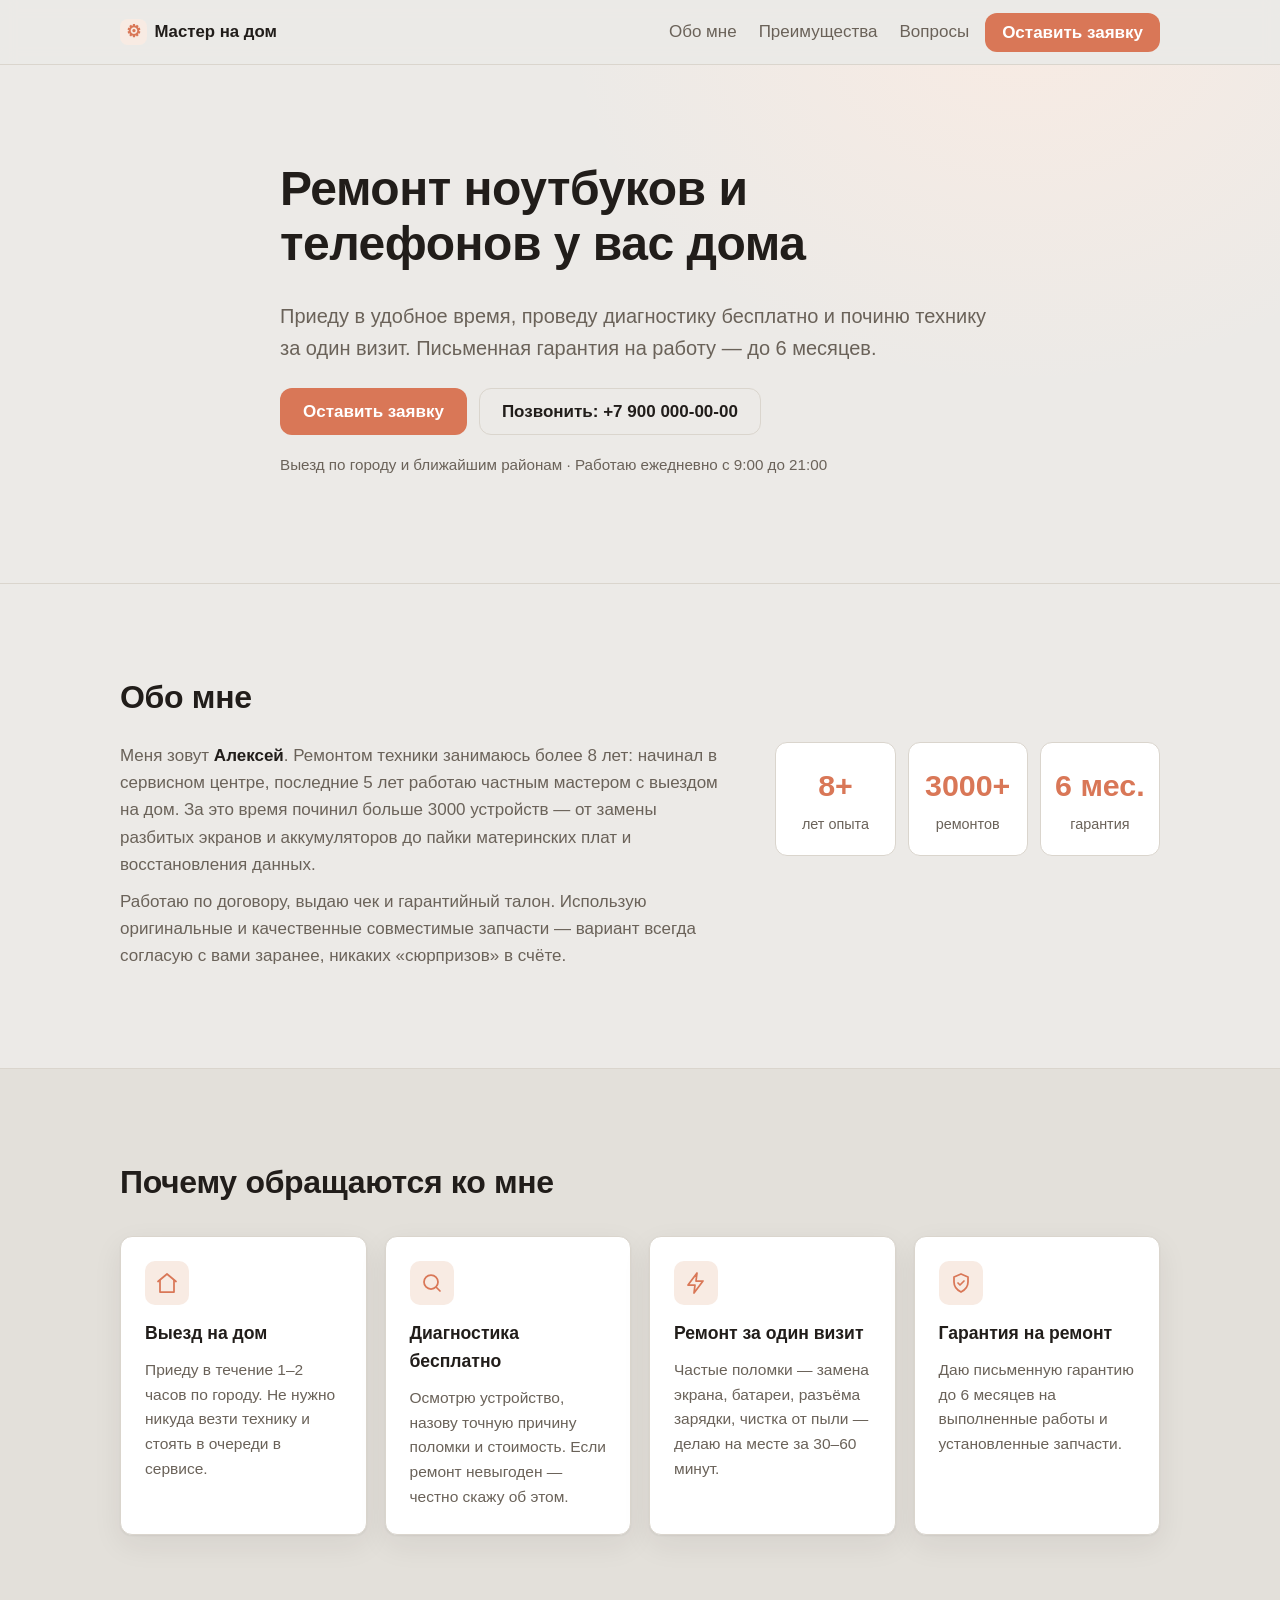
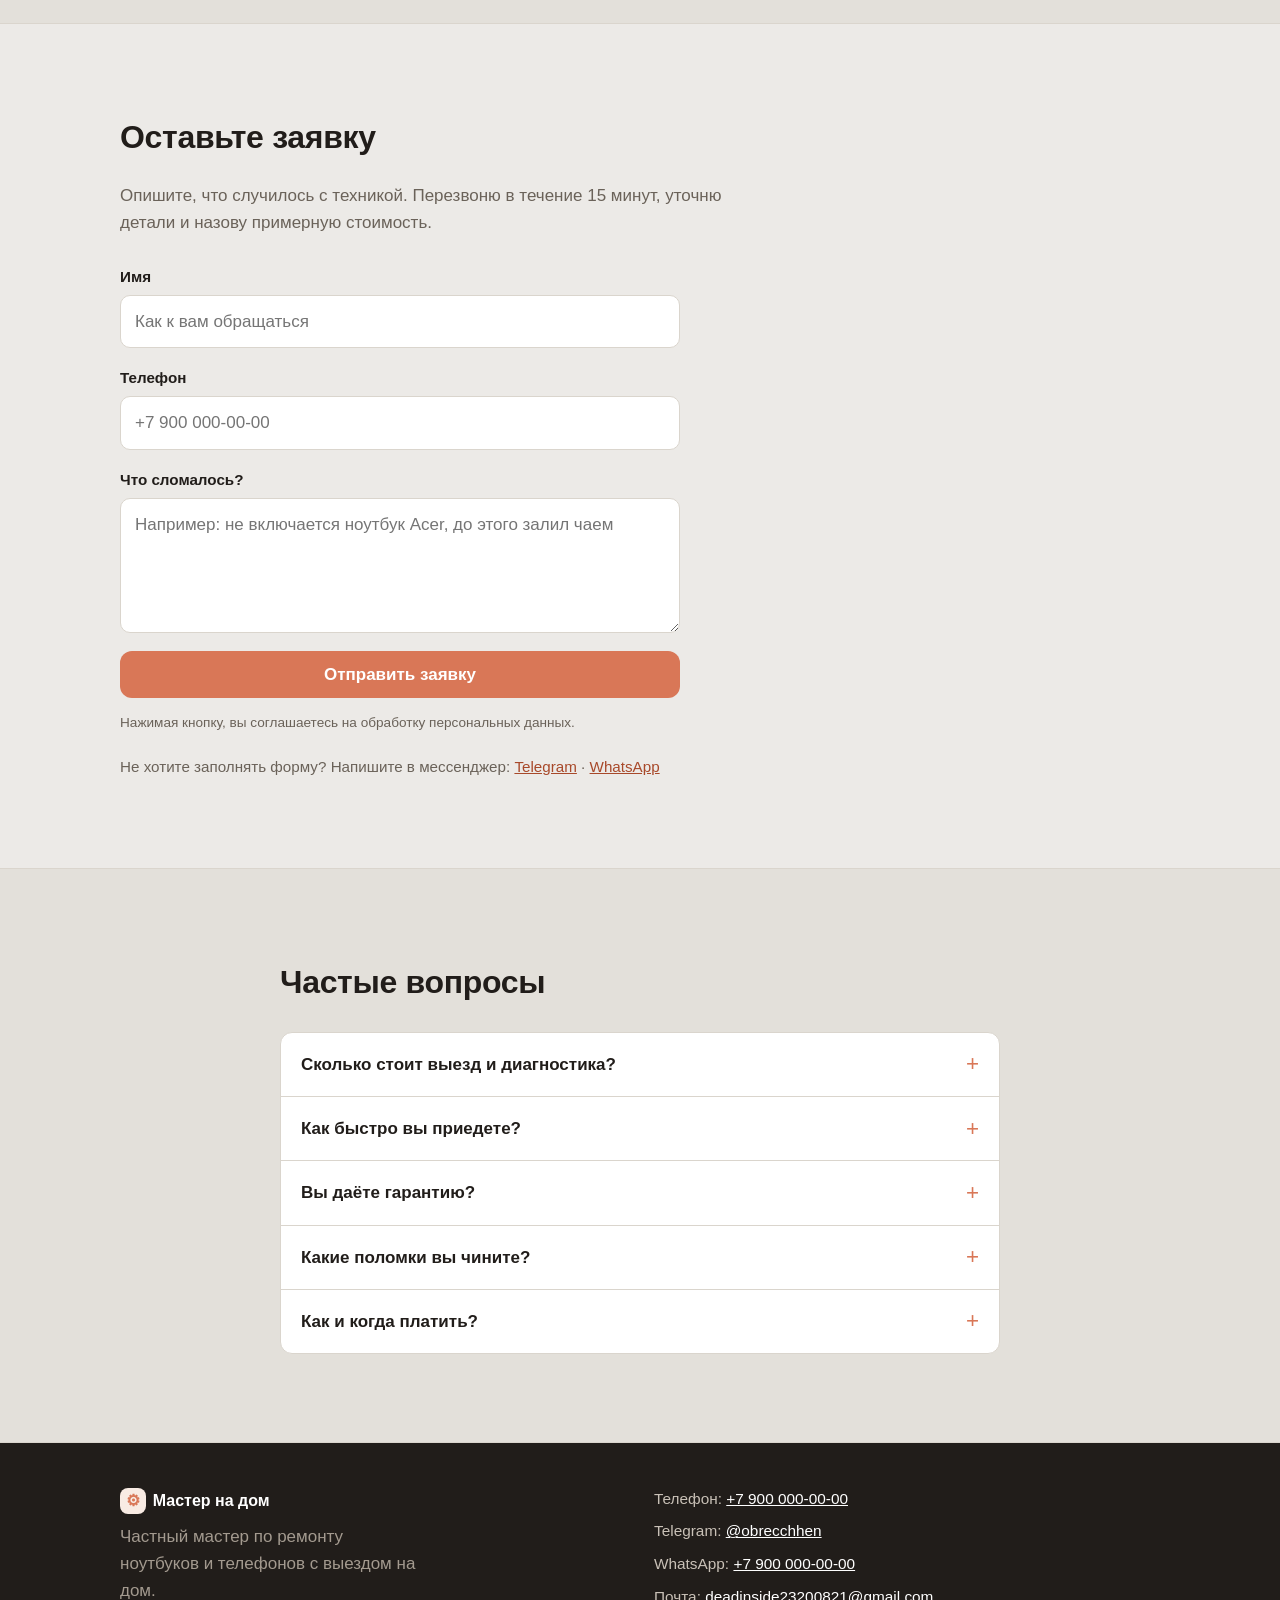
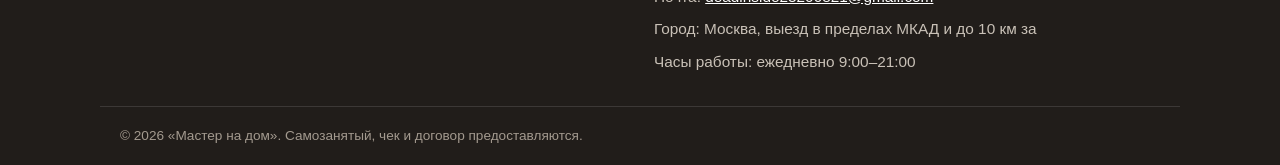
<file: repair-landing/index.html>
<!DOCTYPE html>
<html lang="ru">
<head>
  <meta charset="UTF-8">
  <!-- viewport: обязательная строка для адаптивной вёрстки под телефон -->
  <meta name="viewport" content="width=device-width, initial-scale=1">
  <title>Ремонт ноутбуков и телефонов на дому — выезд мастера</title>
  <meta name="description" content="Частный мастер: ремонт ноутбуков и телефонов с выездом на дом. Бесплатная диагностика, ремонт за один визит, гарантия до 6 месяцев.">

  <!-- Подключаем внешний файл стилей -->
  <link rel="stylesheet" href="styles.css">
</head>
<body>

  <!-- ШАПКА ------------------------------------------------------------ -->
  <header class="site-header">
    <div class="container site-header__inner">
      <a class="brand" href="#top">
        <span class="brand__mark" aria-hidden="true">⚙</span>
        Мастер&nbsp;на&nbsp;дом
      </a>

      <!-- Навигация по секциям. На узких экранах прячется через CSS. -->
      <nav class="nav" aria-label="Разделы страницы">
        <a href="#about">Обо мне</a>
        <a href="#benefits">Преимущества</a>
        <a href="#faq">Вопросы</a>
      </nav>

      <a class="btn btn--primary btn--sm" href="#form">Оставить заявку</a>
    </div>
  </header>

  <main id="top">

    <!-- ГЛАВНЫЙ ЭКРАН ------------------------------------------------- -->
    <section class="hero">
      <div class="container hero__inner">
        <h1 class="hero__title">
          Ремонт ноутбуков и телефонов у вас дома
        </h1>
        <p class="hero__subtitle">
          Приеду в удобное время, проведу диагностику бесплатно и починю технику
          за один визит. Письменная гарантия на работу — до 6 месяцев.
        </p>

        <div class="hero__actions">
          <a class="btn btn--primary" href="#form">Оставить заявку</a>
          <!-- TODO: замените номер на свой (и в footer, и в script.js) -->
          <a class="btn btn--ghost" href="tel:+79000000000">Позвонить: +7&nbsp;900&nbsp;000-00-00</a>
        </div>

        <p class="hero__note">
          Выезд по городу и ближайшим районам · Работаю ежедневно с 9:00 до 21:00
        </p>
      </div>
    </section>

    <!-- ОБО МНЕ ----------------------------------------------------- -->
    <section id="about" class="section">
      <div class="container">
        <h2 class="section__title">Обо мне</h2>
        <div class="about">
          <div class="about__text">
            <!-- TODO: подставьте своё имя -->
            <p>
              Меня зовут <strong>Алексей</strong>. Ремонтом техники занимаюсь более
              8 лет: начинал в сервисном центре, последние 5 лет работаю частным
              мастером с выездом на дом. За это время починил больше 3000 устройств —
              от замены разбитых экранов и аккумуляторов до пайки материнских плат
              и восстановления данных.
            </p>
            <p>
              Работаю по договору, выдаю чек и гарантийный талон. Использую
              оригинальные и качественные совместимые запчасти — вариант всегда
              согласую с вами заранее, никаких «сюрпризов» в счёте.
            </p>
          </div>

          <ul class="stats" aria-label="Коротко о работе">
            <li class="stats__item">
              <span class="stats__num">8+</span>
              <span class="stats__label">лет опыта</span>
            </li>
            <li class="stats__item">
              <span class="stats__num">3000+</span>
              <span class="stats__label">ремонтов</span>
            </li>
            <li class="stats__item">
              <span class="stats__num">6 мес.</span>
              <span class="stats__label">гарантия</span>
            </li>
          </ul>
        </div>
      </div>
    </section>

    <!-- ПРЕИМУЩЕСТВА ----------------------------------------------- -->
    <section id="benefits" class="section section--muted">
      <div class="container">
        <h2 class="section__title">Почему обращаются ко мне</h2>

        <ul class="cards">
          <li class="card">
            <span class="card__icon" aria-hidden="true">
              <svg viewBox="0 0 24 24" fill="none" stroke="currentColor" stroke-width="1.75" stroke-linecap="round" stroke-linejoin="round">
                <path d="M3 10.5 12 3l9 7.5"/><path d="M5 9.5V21h14V9.5"/>
              </svg>
            </span>
            <h3 class="card__title">Выезд на дом</h3>
            <p class="card__text">
              Приеду в течение 1–2 часов по городу. Не нужно никуда везти технику
              и стоять в очереди в сервисе.
            </p>
          </li>

          <li class="card">
            <span class="card__icon" aria-hidden="true">
              <svg viewBox="0 0 24 24" fill="none" stroke="currentColor" stroke-width="1.75" stroke-linecap="round" stroke-linejoin="round">
                <circle cx="11" cy="11" r="7"/><path d="m20 20-3.5-3.5"/>
              </svg>
            </span>
            <h3 class="card__title">Диагностика бесплатно</h3>
            <p class="card__text">
              Осмотрю устройство, назову точную причину поломки и стоимость. Если
              ремонт невыгоден — честно скажу об этом.
            </p>
          </li>

          <li class="card">
            <span class="card__icon" aria-hidden="true">
              <svg viewBox="0 0 24 24" fill="none" stroke="currentColor" stroke-width="1.75" stroke-linecap="round" stroke-linejoin="round">
                <path d="M13 2 4 14h7l-1 8 9-12h-7z"/>
              </svg>
            </span>
            <h3 class="card__title">Ремонт за один визит</h3>
            <p class="card__text">
              Частые поломки — замена экрана, батареи, разъёма зарядки, чистка от
              пыли — делаю на месте за 30–60 минут.
            </p>
          </li>

          <li class="card">
            <span class="card__icon" aria-hidden="true">
              <svg viewBox="0 0 24 24" fill="none" stroke="currentColor" stroke-width="1.75" stroke-linecap="round" stroke-linejoin="round">
                <path d="M12 3 5 6v5c0 4.5 3 8 7 10 4-2 7-5.5 7-10V6z"/><path d="m9 12 2 2 4-4"/>
              </svg>
            </span>
            <h3 class="card__title">Гарантия на ремонт</h3>
            <p class="card__text">
              Даю письменную гарантию до 6 месяцев на выполненные работы и
              установленные запчасти.
            </p>
          </li>
        </ul>
      </div>
    </section>

    <!-- ФОРМА ЗАЯВКИ --------------------------------------------- -->
    <section id="form" class="section">
      <div class="container">
        <h2 class="section__title">Оставьте заявку</h2>
        <p class="section__lead">
          Опишите, что случилось с техникой. Перезвоню в течение 15 минут, уточню
          детали и назову примерную стоимость.
        </p>

        <!--
          novalidate — отключаем встроенные всплывающие подсказки браузера,
          чтобы показывать свои сообщения об ошибках из script.js.
        -->
        <form class="lead-form" id="lead-form" novalidate>
          <div class="field">
            <label for="name">Имя</label>
            <input type="text" id="name" name="name" autocomplete="name"
                   placeholder="Как к вам обращаться" required>
            <p class="field__error" data-error-for="name" hidden></p>
          </div>

          <div class="field">
            <label for="phone">Телефон</label>
            <input type="tel" id="phone" name="phone" autocomplete="tel"
                   placeholder="+7 900 000-00-00" required>
            <p class="field__error" data-error-for="phone" hidden></p>
          </div>

          <div class="field">
            <label for="comment">Что сломалось?</label>
            <textarea id="comment" name="comment" rows="4"
                      placeholder="Например: не включается ноутбук Acer, до этого залил чаем"></textarea>
          </div>

          <!--
            Ловушка для спам-ботов (honeypot). Живой человек это поле не видит
            (спрятано в CSS) и не заполняет; бот часто заполняет всё подряд —
            тогда Web3Forms отклонит заявку. tabindex=-1 и aria-hidden убирают
            поле с пути клавиатуры и скринридеров.
          -->
          <input type="checkbox" name="botcheck" class="honeypot" tabindex="-1" autocomplete="off" aria-hidden="true">

          <button type="submit" class="btn btn--primary btn--block">Отправить заявку</button>

          <p class="lead-form__hint">
            Нажимая кнопку, вы соглашаетесь на обработку персональных данных.
          </p>

          <!-- Сюда JS выведет результат отправки. aria-live — чтобы читалка озвучила. -->
          <p class="form-status" id="form-status" role="status" aria-live="polite" hidden></p>

          <p class="lead-form__alt">
            Не хотите заполнять форму? Напишите в мессенджер:
            <a href="https://t.me/obrecchhen">Telegram</a> ·
            <!-- TODO: подставьте свою ссылку на WhatsApp -->
            <a href="https://wa.me/79000000000">WhatsApp</a>
          </p>
        </form>
      </div>
    </section>

    <!-- ЧАСТЫЕ ВОПРОСЫ ----------------------------------------- -->
    <section id="faq" class="section section--muted">
      <div class="container container--narrow">
        <h2 class="section__title">Частые вопросы</h2>

        <!-- <details>/<summary> — родная HTML-«гармошка», без JavaScript -->
        <div class="faq">
          <details class="faq__item">
            <summary>Сколько стоит выезд и диагностика?</summary>
            <div class="faq__answer">
              <p>
                Выезд и диагностика бесплатны, если вы соглашаетесь на ремонт. Если
                после осмотра решаете не чинить — выезд 500 ₽ за потраченное время
                и дорогу.
              </p>
            </div>
          </details>

          <details class="faq__item">
            <summary>Как быстро вы приедете?</summary>
            <div class="faq__answer">
              <p>
                Обычно в день обращения, в течение 1–2 часов. Можно записаться
                заранее на удобное время, включая вечер и выходные.
              </p>
            </div>
          </details>

          <details class="faq__item">
            <summary>Вы даёте гарантию?</summary>
            <div class="faq__answer">
              <p>
                Да. На работы и запчасти — письменная гарантия от 1 до 6 месяцев
                в зависимости от типа ремонта. Гарантийный талон выдаю на месте.
              </p>
            </div>
          </details>

          <details class="faq__item">
            <summary>Какие поломки вы чините?</summary>
            <div class="faq__answer">
              <p>
                Замена экранов, стёкол, аккумуляторов и разъёмов зарядки; чистка
                и замена термопасты; ремонт после воды; восстановление данных;
                замена клавиатур и петель на ноутбуках; удаление вирусов и
                переустановка системы.
              </p>
            </div>
          </details>

          <details class="faq__item">
            <summary>Как и когда платить?</summary>
            <div class="faq__answer">
              <p>
                Наличными или переводом на карту — после того, как вы проверите,
                что всё работает. Предоплату беру только за редкие запчасти и
                всегда по договорённости.
              </p>
            </div>
          </details>
        </div>
      </div>
    </section>

  </main>

  <!-- ФУТЕР С КОНТАКТАМИ -------------------------------------- -->
  <footer class="site-footer">
    <div class="container site-footer__inner">
      <div class="site-footer__col">
        <p class="brand brand--footer">
          <span class="brand__mark" aria-hidden="true">⚙</span>
          Мастер&nbsp;на&nbsp;дом
        </p>
        <p class="site-footer__muted">
          Частный мастер по ремонту ноутбуков и телефонов с выездом на дом.
        </p>
      </div>

      <!-- TODO: замените все контакты на свои -->
      <ul class="contacts">
        <li>Телефон: <a href="tel:+79000000000">+7 900 000-00-00</a></li>
        <li>Telegram: <a href="https://t.me/obrecchhen">@obrecchhen</a></li>
        <li>WhatsApp: <a href="https://wa.me/79000000000">+7 900 000-00-00</a></li>
        <li>Почта: <a href="mailto:deadinside23200821@gmail.com">deadinside23200821@gmail.com</a></li>
        <li>Город: Москва, выезд в пределах МКАД и до 10 км за</li>
        <li>Часы работы: ежедневно 9:00–21:00</li>
      </ul>
    </div>

    <div class="container site-footer__bottom">
      © <span id="year">2026</span> «Мастер на дом». Самозанятый, чек и договор
      предоставляются.
    </div>
  </footer>

  <!-- Скрипт с defer — выполнится после разбора HTML -->
  <script src="script.js" defer></script>
</body>
</html>
</file>
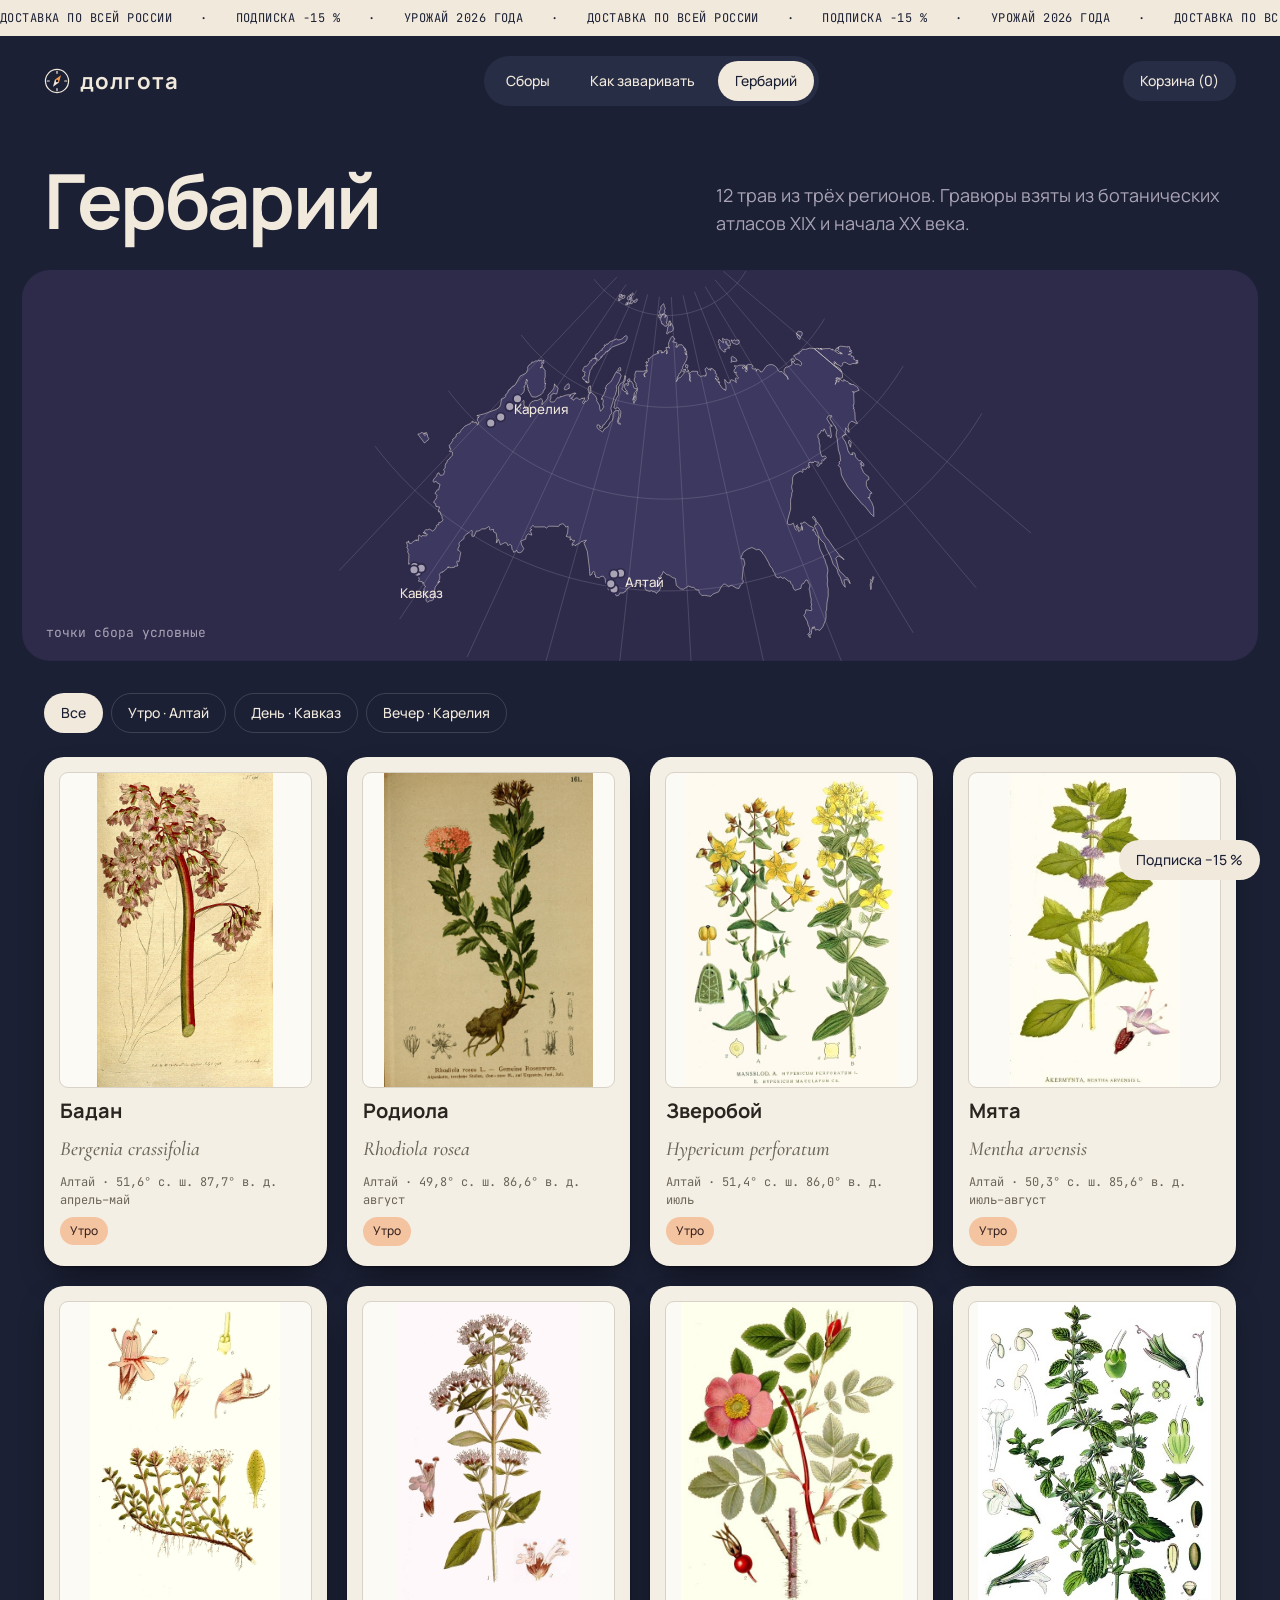
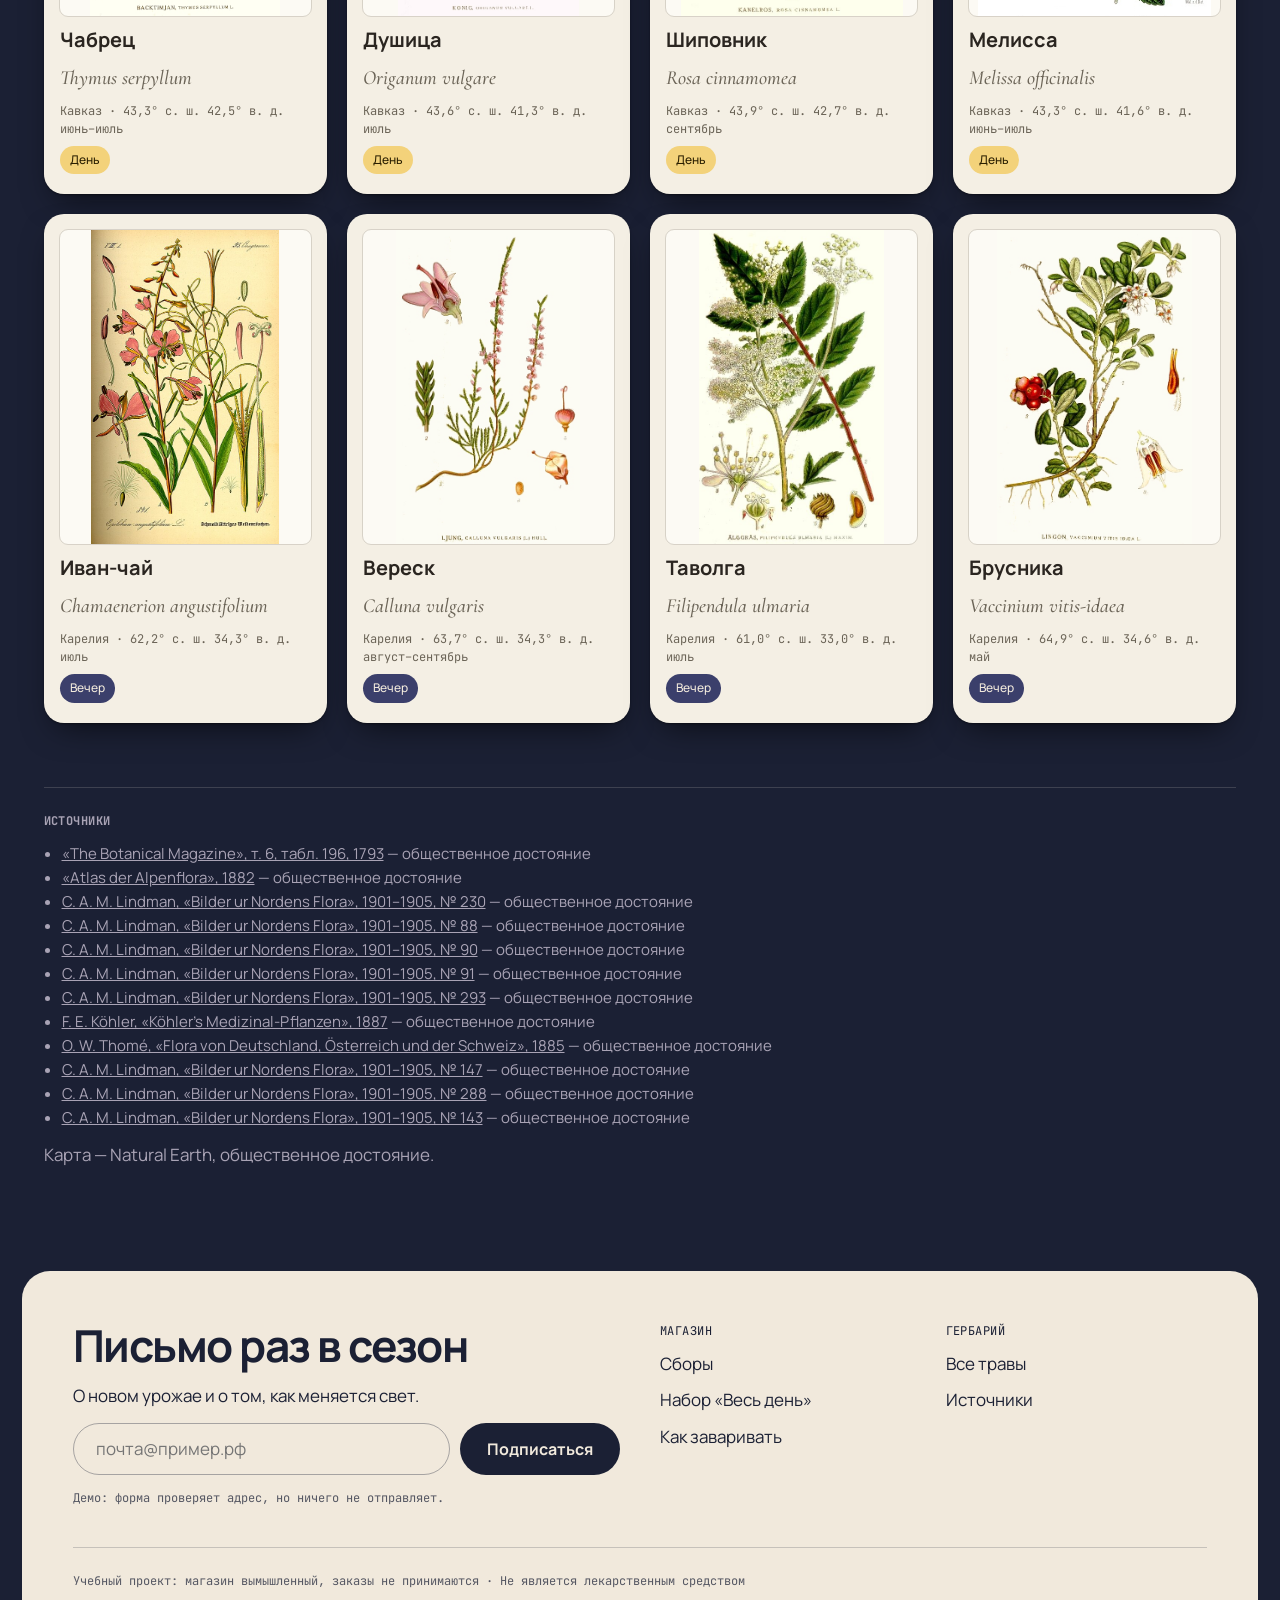
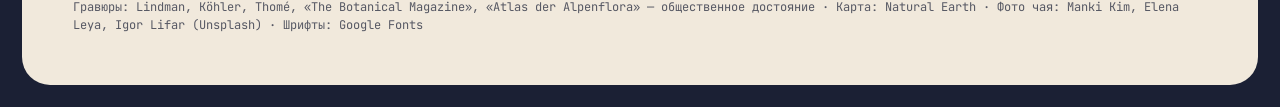
<file: dolgota/herbarium.html>
<!doctype html>
<html lang="ru">
<head>
  <meta charset="utf-8">
  <meta name="viewport" content="width=device-width, initial-scale=1">
  <title>Гербарий — Долгота</title>
  <meta name="description" content="Учебный проект: 12 трав из трёх регионов с гравюрами из ботанических атласов XIX и начала XX века.">
  <link rel="preconnect" href="https://fonts.googleapis.com">
  <link rel="preconnect" href="https://fonts.gstatic.com" crossorigin>
  <link rel="stylesheet" href="https://fonts.googleapis.com/css2?family=Manrope:wght@400;500;700&family=JetBrains+Mono:wght@400;500&family=Cormorant+Garamond:ital,wght@1,500&display=swap">
  <link rel="stylesheet" href="css/tokens.css">
  <link rel="stylesheet" href="css/base.css">
  <link rel="stylesheet" href="css/herbarium.css">
  <script defer src="js/clock.js"></script>
  <script defer src="js/data.js"></script>
  <script defer src="js/shop.js"></script>
  <script defer src="data/russia.js"></script>
  <script defer src="js/atlas.js"></script>
  <script defer src="js/fit.js"></script>
  <script defer src="js/site.js"></script>
  <script defer src="js/herbarium.js"></script>
</head>
<body>
  <div class="marquee" aria-hidden="true">
    <div class="marquee__track cap"><span>доставка по всей России</span><span>·</span><span>подписка −15&nbsp;%</span><span>·</span><span>урожай 2026 года</span><span>·</span><span>доставка по всей России</span><span>·</span><span>подписка −15&nbsp;%</span><span>·</span><span>урожай 2026 года</span><span>·</span></div>
    <div class="marquee__track cap"><span>доставка по всей России</span><span>·</span><span>подписка −15&nbsp;%</span><span>·</span><span>урожай 2026 года</span><span>·</span><span>доставка по всей России</span><span>·</span><span>подписка −15&nbsp;%</span><span>·</span><span>урожай 2026 года</span><span>·</span></div>
  </div>

  <header class="site-header">
    <a class="logo" href="index.html">
      <svg class="logo__mark" viewBox="0 0 32 32" aria-hidden="true" focusable="false">
        <circle class="logo__ring" cx="16" cy="16" r="14.25"/>
        <path class="logo__ticks" d="M16 4v2.5M16 25.5V28M4 16h2.5M25.5 16H28"/>
        <g transform="rotate(35 16 16)">
          <path class="logo__north" d="M16 7.5 19 16h-6z"/>
          <path class="logo__south" d="M16 24.5 13 16h6z"/>
        </g>
        <circle class="logo__pin" cx="16" cy="16" r="1.5"/>
      </svg>долгота</a>
    <nav class="nav" id="nav" aria-label="Разделы">
      <a class="pill" href="index.html#sbory">Сборы</a>
      <a class="pill" href="index.html#zavarivanie">Как заваривать</a>
      <a class="pill is-current" href="herbarium.html" aria-current="page">Гербарий</a>
    </nav>
    <div class="header-actions">
      <button class="pill nav-toggle" type="button" aria-expanded="false" aria-controls="nav" data-nav-toggle>Меню</button>
      <button class="pill cart-pill" type="button" data-cart>Корзина (<span data-cart-count>0</span>)</button>
    </div>
  </header>

  <main class="page">
    <section class="intro">
      <h1 class="h1">Гербарий</h1>
      <p class="lead">12 трав из трёх регионов. Гравюры взяты из ботанических атласов XIX и начала XX века.</p>
    </section>

    <div class="mini-map">
      <svg class="atlas" data-mini-atlas role="group" aria-label="Карта мест сбора трав"></svg>
      <p class="mini-map__note mono muted">точки сбора условные</p>
    </div>

    <div class="filters" role="group" aria-label="Фильтр по сбору">
      <button class="pill pill--outline" type="button" data-filter="all" aria-pressed="true">Все</button>
      <button class="pill pill--outline" type="button" data-filter="morning" aria-pressed="false">Утро · Алтай</button>
      <button class="pill pill--outline" type="button" data-filter="day" aria-pressed="false">День · Кавказ</button>
      <button class="pill pill--outline" type="button" data-filter="evening" aria-pressed="false">Вечер · Карелия</button>
    </div>

    <div class="herb-grid" data-herb-grid></div>

    <section class="sources" id="istochniki">
      <h2 class="cap muted">Источники</h2>
      <ul data-sources></ul>
      <p class="muted">Карта — Natural Earth, общественное достояние.</p>
    </section>
  </main>

  <dialog class="herb-dialog" data-herb-dialog aria-labelledby="herb-title">
    <button class="herb-dialog__close" type="button" data-herb-close aria-label="Закрыть">×</button>
    <div data-herb-body></div>
  </dialog>

  <footer class="site-footer">
    <div class="site-footer__top">
      <form class="newsletter" data-newsletter novalidate>
        <h2 class="h2">Письмо раз в сезон</h2>
        <p>О новом урожае и о том, как меняется свет.</p>
        <div class="newsletter__row">
          <label class="visually-hidden" for="email">Почта</label>
          <input id="email" name="email" type="email" required placeholder="почта@пример.рф" autocomplete="email">
          <button class="btn" type="submit">Подписаться</button>
        </div>
        <p class="newsletter__note" data-newsletter-message aria-live="polite">Демо: форма проверяет адрес, но ничего не отправляет.</p>
      </form>
      <div class="footer-links">
        <div><span class="cap">Магазин</span><a href="index.html#sbory">Сборы</a><a href="index.html#nabor">Набор «Весь день»</a><a href="index.html#zavarivanie">Как заваривать</a></div>
        <div><span class="cap">Гербарий</span><a href="herbarium.html">Все травы</a><a href="#istochniki">Источники</a></div>
      </div>
    </div>
    <div class="footer-legal">
      <span>Учебный проект: магазин вымышленный, заказы не принимаются · Не является лекарственным средством</span>
      <span>Гравюры: Lindman, Köhler, Thomé, «The Botanical Magazine», «Atlas der Alpenflora» — общественное достояние · Карта: Natural Earth · Фото чая: Manki Kim, Elena Leya, Igor Lifar (Unsplash) · Шрифты: Google Fonts</span>
    </div>
  </footer>

  <a class="pill sticky-pill" href="index.html#nabor">Подписка −15&nbsp;%</a>
  <div class="toast" role="status" data-toast hidden></div>
</body>
</html>
</file>
<file: dolgota/css/tokens.css>
/* Токены «Долготы». По умолчанию — дневная палитра; clock.js перезаписывает цвета по времени суток. */
:root {
  --bg: #F8F8F5;
  --ink: #121212;
  --mu: #666661;
  --card: #ECECE7;
  --hero: #D6E6F0;
  --land: #F7F5EE;
  --ac: #EDB723;
  --on: #2A1F00;
  --sun: #F5C23A;
  --paper: #F4EFE4;
  --paper-ink: #2A2520;
  --paper-mu: #6B6457;
  --mat: #FCFAF4;
  --mat-line: rgba(42, 37, 32, 0.14);
  --shadow-soft: 0 1px 2px rgba(40, 24, 20, 0.06), 0 12px 28px -12px rgba(40, 24, 20, 0.28);
  --shadow-lift: 0 2px 4px rgba(40, 24, 20, 0.08), 0 20px 36px -14px rgba(40, 24, 20, 0.34);
  --line: color-mix(in srgb, var(--ink) 16%, transparent);
  --font-sans: Manrope, system-ui, sans-serif;
  --font-mono: 'JetBrains Mono', ui-monospace, Consolas, monospace;
  --font-serif: 'Cormorant Garamond', Georgia, serif;
  --radius-card: 20px;
  --radius-hero: 28px;
  --page-pad: clamp(16px, 3.4vw, 48px);
  --theme-transition: background-color 0.6s ease, color 0.6s ease, border-color 0.6s ease, fill 0.6s ease, stroke 0.6s ease, box-shadow 0.6s ease;
}

/* В тёмной теме тени глубже, иначе на тёмном фоне их не видно. */
html[data-theme="dark"] {
  --shadow-soft: 0 1px 2px rgba(0, 0, 0, 0.35), 0 14px 32px -12px rgba(0, 0, 0, 0.65);
  --shadow-lift: 0 2px 4px rgba(0, 0, 0, 0.4), 0 22px 40px -14px rgba(0, 0, 0, 0.75);
}

@media (prefers-reduced-motion: reduce) {
  :root { --theme-transition: none; }
}
</file>
<file: dolgota/css/base.css>
/* Общие стили «Долготы»: сброс, типографика, компоненты, карта, шапка и подвал. */
*, *::before, *::after { box-sizing: border-box; }
html { -webkit-text-size-adjust: 100%; }
body { margin: 0; background: var(--bg); color: var(--ink); font: 400 17px/1.55 var(--font-sans); transition: var(--theme-transition); }
img, svg { display: block; max-width: 100%; }
a { color: inherit; }
h1, h2, h3, p { margin: 0; }
:focus-visible { outline: 2px solid var(--ac); outline-offset: 3px; }

.page { max-width: 1440px; margin: 0 auto; }
.section { padding: clamp(64px, 8vw, 120px) var(--page-pad) 0; }
.section-head { display: flex; flex-wrap: wrap; justify-content: space-between; align-items: flex-end; gap: 16px 48px; margin-bottom: 40px; }
.section-head .lead { max-width: 560px; }

.h1 { font-size: clamp(40px, 6vw, 76px); font-weight: 700; letter-spacing: -0.035em; line-height: 1; text-wrap: balance; }
.h2 { font-size: clamp(28px, 3.5vw, 44px); font-weight: 700; letter-spacing: -0.035em; line-height: 1.05; text-wrap: balance; }
.lead { font-size: 18px; line-height: 1.55; color: var(--mu); text-wrap: pretty; }
.mono { font-family: var(--font-mono); }
.cap { font-family: var(--font-mono); font-size: 12px; letter-spacing: 0.04em; text-transform: uppercase; }
.lat { font-family: var(--font-serif); font-style: italic; font-weight: 500; }
.muted { color: var(--mu); }

.pill { display: inline-flex; align-items: center; min-height: 40px; padding: 0 16px; border: 1px solid transparent; border-radius: 999px; background: none; color: inherit; font: 500 14px/1 var(--font-sans); white-space: nowrap; text-decoration: none; cursor: pointer; transition: var(--theme-transition); }
.pill--outline { border-color: var(--line); }
.pill[aria-pressed="true"], .pill.is-current { background: var(--ink); color: var(--bg); }
.btn { display: inline-flex; align-items: center; justify-content: center; min-height: 52px; padding: 0 26px; border: 1.5px solid transparent; border-radius: 999px; font: 700 16px/1 var(--font-sans); white-space: nowrap; text-decoration: none; cursor: pointer; transition: var(--theme-transition); }
.btn--accent { background: var(--ac); color: var(--on); }
.btn--ink { background: var(--ink); color: var(--bg); }
.btn--ghost { background: none; color: var(--ink); border-color: var(--ink); }

.marquee { display: flex; align-items: center; min-height: 36px; overflow: hidden; background: var(--ink); color: var(--bg); transition: var(--theme-transition); }
.marquee__track { display: flex; flex-shrink: 0; gap: 28px; padding-right: 28px; white-space: nowrap; animation: marquee 40s linear infinite; }
@keyframes marquee { to { transform: translateX(-100%); } }
.ticker { display: flex; flex-wrap: wrap; justify-content: center; gap: 8px 28px; margin-top: 48px; padding: 16px var(--page-pad); border-top: 1px solid var(--line); border-bottom: 1px solid var(--line); }

.site-header { display: flex; flex-wrap: wrap; align-items: center; justify-content: space-between; gap: 12px; padding: 20px var(--page-pad); }
.logo { display: inline-flex; align-items: center; gap: 10px; font-size: 22px; font-weight: 700; letter-spacing: 0.06em; text-decoration: none; }
/* Логотип-компас: кольцо и стрелка цвета текста, северная половина стрелки — акцент времени суток. */
.logo__mark { flex: none; width: 26px; height: 26px; }
.logo__ring, .logo__ticks { fill: none; stroke: currentColor; stroke-width: 1.5; stroke-linecap: round; }
.logo__north { fill: var(--ac); transition: var(--theme-transition); }
.logo__south { fill: currentColor; }
.logo__pin { fill: var(--bg); transition: var(--theme-transition); }
.nav { display: flex; gap: 6px; padding: 5px; border-radius: 999px; background: var(--card); transition: var(--theme-transition); }
.cart-pill { background: var(--card); }
.header-actions { display: flex; gap: 6px; }
.nav-toggle { display: none; background: var(--card); }
[hidden] { display: none !important; }
.visually-hidden { position: absolute; width: 1px; height: 1px; overflow: hidden; clip: rect(0 0 0 0); white-space: nowrap; }

.card { background: var(--card); border-radius: var(--radius-card); box-shadow: var(--shadow-soft); transition: var(--theme-transition); }
.mat { padding: 12px; border-radius: 16px; background: var(--mat); box-shadow: var(--shadow-soft); transition: var(--theme-transition); }
.mat img { display: block; width: 100%; height: auto; border-radius: 6px; outline: 1px solid var(--mat-line); }
.badge { align-self: flex-start; padding: 6px 10px; border-radius: 999px; background: var(--ac); color: var(--on); font: 12px/1 var(--font-mono); letter-spacing: 0.04em; text-transform: uppercase; }
.toast { position: fixed; left: 50%; bottom: 24px; z-index: 10; max-width: calc(100vw - 32px); padding: 14px 20px; border-radius: 999px; background: var(--ink); color: var(--bg); font-size: 14px; text-align: center; transform: translateX(-50%); }
.sticky-pill { position: fixed; right: 20px; bottom: 20px; z-index: 5; background: var(--ink); color: var(--bg); }

.atlas { display: block; width: 100%; height: auto; }
.atlas * { transition: var(--theme-transition); }
.atlas-sea { fill: var(--hero); }
.atlas-land { fill: var(--land); stroke: var(--ink); stroke-opacity: 0.55; stroke-width: 1; }
.atlas-grid { fill: none; stroke: var(--mu); stroke-opacity: 0.35; stroke-width: 0.8; }
.atlas-meridian { fill: none; stroke: var(--ac); stroke-width: 2; }
.atlas-meridian-label { fill: var(--ink); font: 13px var(--font-mono); }
.atlas-sun-path { fill: none; stroke: var(--mu); stroke-width: 1.2; stroke-dasharray: 5 6; }
.atlas-region { fill: var(--mu); stroke: var(--hero); stroke-width: 2; }
.atlas-region.is-active { fill: var(--ac); }
.atlas-region-label { fill: var(--ink); font: 500 15px var(--font-sans); }
.atlas-herb { fill: var(--mu); stroke: var(--hero); stroke-width: 2; cursor: pointer; }
.atlas-herb.is-active { fill: var(--ac); r: 7px; }
.atlas-sun { cursor: grab; touch-action: none; outline: none; }
.atlas-sun:active { cursor: grabbing; }
/* Невидимый круг побольше — за него удобно хватать пальцем; при фокусе с клавиатуры он становится рамкой. */
.atlas-sun-halo { fill: none; stroke: var(--sun); stroke-opacity: 0; stroke-width: 2; pointer-events: all; }
.atlas-sun:focus-visible .atlas-sun-halo { stroke-opacity: 1; }
.atlas-sun-disc { fill: var(--sun); }
/* Лучи подмешивают цвет текста, чтобы не теряться ни на светлой суше днём, ни на тёмной ночью.
   Пока солнце не трогали, лучи «дышат»; при наведении и перетаскивании вытягиваются. */
.atlas-sun-rays { stroke: color-mix(in srgb, var(--sun) 65%, var(--ink)); stroke-width: 2.5; stroke-linecap: round; transform-box: fill-box; transform-origin: center; transition: transform 0.25s ease, stroke 0.6s ease; animation: sun-call 2.4s ease-in-out infinite; }
.atlas-sun:hover .atlas-sun-rays, .atlas-sun.is-dragging .atlas-sun-rays { transform: scale(1.18); animation: none; }
.atlas-sun.is-used .atlas-sun-rays { animation: none; }
@keyframes sun-call { 50% { transform: scale(1.12); } }
.atlas-sun.is-night { opacity: 0.5; }

.site-footer { margin: clamp(64px, 8vw, 120px) clamp(12px, 1.7vw, 24px) clamp(12px, 1.7vw, 24px); padding: clamp(28px, 4vw, 56px); border-radius: var(--radius-hero); background: var(--ink); color: var(--bg); display: flex; flex-direction: column; gap: 40px; transition: var(--theme-transition); }
.site-footer__top { display: grid; grid-template-columns: repeat(auto-fit, minmax(min(100%, 320px), 1fr)); gap: 40px; }
.newsletter { display: flex; flex-direction: column; gap: 14px; }
.newsletter__row { display: flex; flex-wrap: wrap; gap: 10px; }
.newsletter input { flex: 1 1 220px; min-height: 52px; padding: 0 22px; border: 1px solid color-mix(in srgb, var(--bg) 35%, transparent); border-radius: 999px; background: none; color: var(--bg); font: inherit; }
.newsletter .btn { background: var(--bg); color: var(--ink); }
.newsletter__note { font: 12px/1.5 var(--font-mono); color: color-mix(in srgb, var(--bg) 72%, transparent); }
.footer-links { display: grid; grid-template-columns: repeat(2, minmax(0, 1fr)); gap: 24px; }
.footer-links div { display: flex; flex-direction: column; gap: 10px; }
.footer-links a { text-decoration: none; }
.footer-legal { display: flex; flex-direction: column; gap: 8px; padding-top: 24px; border-top: 1px solid color-mix(in srgb, var(--bg) 20%, transparent); font: 12px/1.5 var(--font-mono); color: color-mix(in srgb, var(--bg) 72%, transparent); }

/* Появление при прокрутке: классы ставит и снимает site.js. html — чтобы перебить transition компонентов. */
html .reveal { opacity: 0; transform: translateY(20px); transition: opacity 0.6s cubic-bezier(0.2, 0.7, 0.2, 1), transform 0.6s cubic-bezier(0.2, 0.7, 0.2, 1); }
html .reveal.is-visible { opacity: 1; transform: none; }

@media (prefers-reduced-motion: reduce) {
  .atlas-sun-rays { animation: none; transition: none; }
  .marquee__track { animation: none; }
  html .reveal { opacity: 1; transform: none; transition: none; }
}

/* Компас прибавил шапке ширины: до 760 px логотип и «таблетки» компактнее, чтобы шапка оставалась в одну строку. */
@media (max-width: 760px) {
  .logo { gap: 8px; font-size: 20px; }
  .logo__mark { width: 22px; height: 22px; }
  .site-header .pill { padding: 0 12px; }
}

@media (max-width: 640px) {
  .nav-toggle { display: inline-flex; }
  .nav { display: none; order: 3; flex-basis: 100%; flex-direction: column; border-radius: 20px; }
  .nav.is-open { display: flex; }
}
</file>
<file: dolgota/css/home.css>
/* Главная «Долготы»: первый экран с картой, каталог сборов, концепция, превью гербария, набор, заваривание, вопросы. */
.hero { display: grid; grid-template-columns: minmax(0, 5fr) minmax(0, 7fr); gap: 32px 40px; align-items: center; padding: 24px var(--page-pad) 0; }
.hero__text { display: flex; flex-direction: column; align-items: flex-start; gap: 20px; }
.hero__eyebrow { color: var(--mu); }
.hero .h1 { font-size: clamp(38px, 4.6vw, 64px); }
.hero__text .lead { max-width: 520px; }
.hero__actions { display: flex; flex-wrap: wrap; gap: 12px; }
.promo { padding: 10px 16px; border-radius: 999px; background: color-mix(in srgb, var(--ac) 22%, transparent); font-size: 13px; text-wrap: balance; transition: var(--theme-transition); }
.promo b { font-weight: 500; letter-spacing: 0.04em; }
.hero__map { display: flex; flex-direction: column; overflow: hidden; border-radius: var(--radius-hero); background: var(--hero); box-shadow: var(--shadow-soft); transition: var(--theme-transition); }
/* Строка времени и подсказка стоят над картой и под ней, а не поверх: солнце и подписи их не задевают.
   Высота строк постоянная, чтобы карта не сдвигалась, пока тянешь солнце. */
.hero__now { display: flex; flex-direction: column; align-items: flex-start; padding: 16px 20px 0; font-size: 13px; line-height: 1.5; }
.hero__now span { min-height: 1.5em; }
.hero__now a { text-decoration: none; }
.hero__now a:hover { text-decoration: underline; }
.hero__foot { display: flex; align-items: center; min-height: 56px; padding: 0 20px 16px; }
.hero__hint { font-size: 12px; line-height: 1.5; }

.blends { display: grid; grid-template-columns: repeat(auto-fit, minmax(min(100%, 300px), 1fr)); gap: 20px; }
.blend { position: relative; display: flex; flex-direction: column; gap: 12px; padding: 28px; }
.blend.is-now { outline: 2px solid var(--ac); outline-offset: -2px; }
/* Банка слева, фото чая справа: фото тянется на высоту банки и обрезается по центру. */
.blend__visual { display: grid; grid-template-columns: auto minmax(0, 1fr); gap: 16px; margin-bottom: 8px; }
.blend__tin .tin { display: block; width: 130px; height: auto; }
.blend__photo { position: relative; min-height: 150px; margin: 0; }
.blend__photo img { position: absolute; inset: 8px; width: calc(100% - 16px); height: calc(100% - 16px); object-fit: cover; }
.blend__photo .badge { position: absolute; top: 16px; left: 16px; }
.blend__head { display: flex; flex-wrap: wrap; justify-content: space-between; align-items: baseline; gap: 4px 12px; }
.blend__title { font-size: 24px; font-weight: 700; letter-spacing: -0.02em; }
.blend__when { font-size: 13px; color: var(--mu); }
.blend__promise { font-size: 17px; font-weight: 700; }
.blend__mood { font-size: 16px; color: var(--mu); }
.blend__facts { display: grid; gap: 8px; margin: 4px 0 0; }
.blend__facts div { display: grid; grid-template-columns: 64px minmax(0, 1fr); gap: 8px; }
.blend__facts dt { font: 12px/1.7 var(--font-mono); letter-spacing: 0.04em; text-transform: uppercase; color: var(--mu); }
.blend__facts dd { margin: 0; font-size: 15px; }
.blend__price { display: flex; flex-wrap: wrap; justify-content: space-between; align-items: baseline; gap: 6px 12px; margin-top: auto; padding-top: 6px; font-size: 18px; font-weight: 700; }
.blend__price .mono { font-size: 13px; font-weight: 400; }

.steps { display: grid; grid-template-columns: repeat(auto-fit, minmax(min(100%, 280px), 1fr)); gap: 20px; }
.step { display: flex; flex-direction: column; gap: 10px; padding: 28px; border-radius: var(--radius-card); background: var(--card); box-shadow: var(--shadow-soft); transition: var(--theme-transition); }
.step__deg { font-size: clamp(56px, 6vw, 88px); font-weight: 700; letter-spacing: -0.05em; line-height: 0.9; }
.step p { font-size: 16px; }
.steps__note { margin-top: 20px; font-size: 13px; }
.steps__note a { color: var(--ink); }

.herb-preview { display: grid; grid-template-columns: repeat(4, minmax(0, 1fr)); gap: 20px; margin-bottom: 32px; }
.herb-preview figure { display: flex; flex-direction: column; gap: 10px; margin: 0; }
.herb-preview .mat img { aspect-ratio: 4 / 5; object-fit: contain; background: var(--mat); }
.herb-preview .name { font-size: 18px; font-weight: 700; }
.herb-preview .lat { font-size: 20px; color: var(--mu); }

.bundle { display: grid; grid-template-columns: repeat(auto-fit, minmax(min(100%, 340px), 1fr)); gap: 40px; align-items: center; padding: clamp(24px, 4vw, 56px); border-radius: var(--radius-hero); }
.bundle__tins { display: flex; justify-content: center; align-items: flex-end; }
.bundle__tins > :first-child { margin-right: -34px; }
.bundle__tins > :nth-child(2) { position: relative; z-index: 1; }
.bundle__tins > :last-child { margin-left: -34px; }
.bundle__body { display: flex; flex-direction: column; align-items: flex-start; gap: 20px; }
.segmented { display: flex; gap: 4px; padding: 4px; border-radius: 999px; background: var(--bg); }
.segmented .pill[aria-pressed="false"] { color: var(--mu); }
.bundle__price { display: flex; flex-wrap: wrap; align-items: baseline; gap: 14px; font-size: clamp(36px, 3.5vw, 44px); font-weight: 700; letter-spacing: -0.03em; }
.bundle__price s { font-size: 20px; font-weight: 400; letter-spacing: 0; }

.brew { display: grid; grid-template-columns: repeat(auto-fit, minmax(min(100%, 280px), 1fr)); gap: 20px; }
.brew article { display: flex; flex-direction: column; gap: 12px; padding: 28px; border-radius: var(--radius-card); background: var(--card); box-shadow: var(--shadow-soft); transition: var(--theme-transition); }
.brew h3 { font-size: 24px; font-weight: 700; }
.brew .temp { font: 20px var(--font-mono); }
.brew .dose { font: 14px var(--font-mono); color: var(--mu); }
.brew p { font-size: 16px; color: var(--mu); }

.faq { display: grid; grid-template-columns: minmax(0, 1fr) minmax(0, 2fr); gap: 20px 40px; }
.faq details { border-top: 1px solid var(--line); }
.faq details:last-child { border-bottom: 1px solid var(--line); }
.faq summary { display: flex; justify-content: space-between; gap: 16px; padding: 22px 0; font-size: 20px; font-weight: 500; list-style: none; cursor: pointer; }
.faq summary::-webkit-details-marker { display: none; }
.faq summary::after { content: '+'; }
.faq details[open] summary::after { content: '−'; }
.faq details p { max-width: 640px; padding-bottom: 22px; color: var(--mu); }

@media (max-width: 900px) {
  .hero { grid-template-columns: minmax(0, 1fr); }
  .faq { grid-template-columns: minmax(0, 1fr); }
}

@media (max-width: 640px) {
  .hero__actions .btn { flex: 1 1 100%; }
  .promo { padding: 8px 14px; font-size: 12px; }
  .hero__now { padding: 14px 16px 0; }
  .hero__foot { min-height: 54px; padding: 0 16px 14px; }
  .blend { padding: 24px; }
  .blend__visual { gap: 12px; }
  .blend__tin .tin { width: 104px; }
  .blend__photo { min-height: 120px; }
  .herb-preview { grid-template-columns: repeat(2, minmax(0, 1fr)); gap: 16px; }
  .herb-preview .lat { font-size: 17px; }
  .bundle__tins svg:nth-child(odd) { width: 100px; }
  .bundle__tins svg:nth-child(2) { width: 120px; }
  .faq summary { font-size: 17px; }
}
</file>
<file: pyaterochka/style.css>
/* ==========================================================================
   Что покупать в Пятёрочке — стили
   Mobile-first, один брейкпоинт раскладки — 640px.
   Зелёный здесь означает одно: «уже в корзине». Активный фильтр — тёмный.
   ========================================================================== */

:root {
  --bg: #f3f6f2;
  --surface: #ffffff;
  --surface-2: #eaf0eb;
  --tile: #f1f5f1;
  --ink: #16201b;
  --ink-2: #3a4540;
  --muted: #5c6962;
  --line: #dde5de;

  --accent: #2e9e5b;       /* заливки: галочка, прогресс */
  --accent-ink: #1b7442;   /* текст и ссылки на светлом (5,8 : 1 к белому) */
  --accent-soft: #e2f2e7;
  --check-bg: var(--accent);
  --check-ink: #ffffff;
  --btn-bg: var(--accent-ink);
  --btn-ink: #ffffff;

  --paper: #ffffff;
  --paper-ink: #1d2320;

  --shadow-rgb: 22 48 33;
  --shadow-sm: 0 1px 2px rgb(var(--shadow-rgb) / .05);
  --shadow: 0 1px 2px rgb(var(--shadow-rgb) / .06), 0 8px 24px -12px rgb(var(--shadow-rgb) / .22);
  --shadow-lift: 0 2px 4px rgb(var(--shadow-rgb) / .06), 0 16px 36px -14px rgb(var(--shadow-rgb) / .32);

  --radius-card: 20px;
  --radius-inner: 14px;
  --radius-btn: 14px;

  --font: system-ui, -apple-system, "Segoe UI", Roboto, "Helvetica Neue", Arial, "Noto Sans", sans-serif;
  --mono: ui-monospace, "SF Mono", "Cascadia Mono", "Segoe UI Mono", Consolas, "Roboto Mono", Menlo, monospace;

  --wrap: 1120px;
  --gutter: 16px;
}

@media (prefers-color-scheme: dark) {
  :root {
    --bg: #0e1411;
    --surface: #161e1a;
    --surface-2: #1d2621;
    --tile: #e3e9e4;
    --ink: #e5ede7;
    --ink-2: #c3cec7;
    --muted: #93a39a;
    --line: #27322c;

    --accent: #4cc27f;
    --accent-ink: #74d69c;
    --accent-soft: rgb(76 194 127 / .14);
    --check-ink: #0b1a11;
    --btn-bg: var(--accent);
    --btn-ink: #0b1a11;

    --paper: #eef1ec;

    --shadow-rgb: 0 0 0;
    --shadow-sm: 0 1px 2px rgb(0 0 0 / .3);
    --shadow: 0 1px 2px rgb(0 0 0 / .3), 0 10px 28px -14px rgb(0 0 0 / .7);
    --shadow-lift: 0 2px 4px rgb(0 0 0 / .3), 0 18px 40px -16px rgb(0 0 0 / .8);
  }
}

/* ---------- База ---------- */

*, *::before, *::after { box-sizing: border-box; }

[hidden] { display: none !important; }

html {
  -webkit-text-size-adjust: 100%;
  text-size-adjust: 100%;
  scroll-padding-top: 76px;
}

body {
  margin: 0;
  min-height: 100vh;
  background: var(--bg);
  color: var(--ink);
  font-family: var(--font);
  font-size: 1.0625rem;           /* 17px */
  line-height: 1.5;
  -webkit-font-smoothing: antialiased;
  -moz-osx-font-smoothing: grayscale;
  /* место под плавающую панель чека */
  padding-bottom: calc(112px + env(safe-area-inset-bottom));
}

img, svg { display: block; }

a { color: var(--accent-ink); }

button, input { font: inherit; color: inherit; }

:focus-visible {
  outline: 3px solid var(--accent);
  outline-offset: 2px;
}

::selection { background: var(--accent-soft); }

.wrap {
  width: 100%;
  max-width: var(--wrap);
  margin-inline: auto;
  padding-inline: max(var(--gutter), env(safe-area-inset-left));
}

.visually-hidden {
  position: absolute !important;
  width: 1px;
  height: 1px;
  margin: -1px;
  padding: 0;
  overflow: hidden;
  clip: rect(0 0 0 0);
  white-space: nowrap;
  border: 0;
}

.skip-link {
  position: absolute;
  left: 12px;
  top: -100px;
  z-index: 100;
  padding: 10px 16px;
  border-radius: 12px;
  background: var(--ink);
  color: var(--bg);
  font-weight: 600;
  text-decoration: none;
}
.skip-link:focus { top: 12px; }

.nowrap { white-space: nowrap; }

mark {
  padding: 0 1px;
  border-radius: 3px;
  background: color-mix(in srgb, var(--accent) 30%, transparent);
  color: inherit;
}

/* ---------- Шапка ---------- */

.masthead {
  padding-top: calc(40px + env(safe-area-inset-top));
  padding-bottom: 24px;
}

.title {
  max-width: 12ch;
  margin: 0;
  font-size: clamp(2.5rem, 1.6rem + 4vw, 4.5rem);
  line-height: 1;
  font-weight: 800;
  letter-spacing: -0.035em;
  text-wrap: balance;
}

.lead {
  max-width: 34em;
  margin: 16px 0 0;
  font-size: 1.125rem;
  line-height: 1.45;
  color: var(--ink-2);
  text-wrap: pretty;
}

.facts {
  margin: 12px 0 0;
  font-size: 0.9375rem;
  color: var(--muted);
  font-variant-numeric: tabular-nums;
}
.facts:empty { display: none; }

/* ---------- Поиск ---------- */

.controls { margin-bottom: 4px; }

.search {
  position: relative;
  max-width: 560px;
}

.search-input {
  width: 100%;
  height: 52px;
  padding: 0 52px 0 48px;
  border: 1.5px solid var(--line);
  border-radius: 16px;
  background: var(--surface);
  box-shadow: var(--shadow-sm);
  font-size: 1.0625rem;
  -webkit-appearance: none;
  appearance: none;
  transition: border-color .15s, box-shadow .15s;
}
.search-input::placeholder { color: var(--muted); opacity: 1; }
.search-input::-webkit-search-cancel-button,
.search-input::-webkit-search-decoration { -webkit-appearance: none; appearance: none; }
.search-input:focus {
  outline: none;
  border-color: var(--accent);
  box-shadow: 0 0 0 4px var(--accent-soft);
}

.search-icon {
  position: absolute;
  left: 16px;
  top: 50%;
  width: 20px;
  height: 20px;
  transform: translateY(-50%);
  fill: none;
  stroke: var(--muted);
  stroke-width: 2;
  stroke-linecap: round;
  pointer-events: none;
}

.search-kbd {
  position: absolute;
  right: 14px;
  top: 50%;
  transform: translateY(-50%);
  min-width: 26px;
  padding: 3px 7px;
  border: 1px solid var(--line);
  border-radius: 7px;
  font: 600 0.875rem/1.2 var(--font);
  text-align: center;
  color: var(--muted);
  pointer-events: none;
}
.search-input:focus ~ .search-kbd,
.search-input:not(:placeholder-shown) ~ .search-kbd { display: none; }
@media (hover: none) { .search-kbd { display: none; } }

.search-clear {
  position: absolute;
  right: 6px;
  top: 50%;
  transform: translateY(-50%);
  display: grid;
  place-items: center;
  width: 40px;
  height: 40px;
  border: 0;
  border-radius: 12px;
  background: transparent;
  color: var(--muted);
  cursor: pointer;
}
.search-clear svg {
  width: 20px;
  height: 20px;
  fill: none;
  stroke: currentColor;
  stroke-width: 2;
  stroke-linecap: round;
}
.search-clear:hover { background: var(--surface-2); color: var(--ink); }

/* ---------- Чипсы категорий (липкие) ---------- */

.chips-bar {
  position: sticky;
  top: 0;
  z-index: 20;
  background: color-mix(in srgb, var(--bg) 86%, transparent);
  -webkit-backdrop-filter: saturate(1.4) blur(14px);
  backdrop-filter: saturate(1.4) blur(14px);
  border-bottom: 1px solid transparent;
  transition: border-color .2s;
}
.chips-bar.is-stuck { border-bottom-color: var(--line); }

.chips-set {
  min-width: 0;
  margin: 0 auto;
  padding-block: 12px;
  border: 0;
}

.chips {
  display: flex;
  gap: 8px;
  margin-inline: calc(-1 * var(--gutter));
  padding-inline: var(--gutter);
  overflow-x: auto;
  scroll-snap-type: x proximity;
  scroll-padding-inline: var(--gutter);
  scrollbar-width: none;
}
.chips::-webkit-scrollbar { display: none; }

.chip {
  position: relative;
  flex: none;
  scroll-snap-align: start;
}
.chip input {
  position: absolute;
  inset: 0;
  z-index: 1;
  width: 100%;
  height: 100%;
  margin: 0;
  opacity: 0;
  cursor: pointer;
}
.chip-face {
  display: inline-flex;
  align-items: center;
  gap: 8px;
  height: 42px;
  padding: 0 16px 0 12px;
  border: 1.5px solid var(--line);
  border-radius: 999px;
  background: var(--surface);
  font-size: 0.9375rem;
  font-weight: 600;
  color: var(--ink-2);
  white-space: nowrap;
  transition: background-color .15s, border-color .15s, color .15s, opacity .15s;
}
.chip-emoji { font-size: 1.125rem; line-height: 1; }
.chip-count {
  min-width: 1.4em;
  font-weight: 600;
  color: var(--muted);
  font-variant-numeric: tabular-nums;
  text-align: center;
}
.chip input:checked + .chip-face {
  border-color: var(--ink);
  background: var(--ink);
  color: var(--bg);
}
.chip input:checked + .chip-face .chip-count { color: inherit; opacity: .65; }
.chip input:focus-visible + .chip-face { outline: 3px solid var(--accent); outline-offset: 2px; }
.chip.is-empty .chip-face { opacity: .45; }
@media (hover: hover) {
  .chip:hover input:not(:checked) + .chip-face { border-color: var(--muted); }
}

/* ---------- Полка: группы и карточки ---------- */

.shelf {
  padding-top: 8px;
  outline: none;
}

.group + .group { margin-top: 32px; }

.group-title {
  display: flex;
  align-items: baseline;
  gap: 10px;
  margin: 8px 0 12px;
  font-size: 1.375rem;
  line-height: 1.2;
  font-weight: 700;
  letter-spacing: -0.015em;
}
.group-emoji { font-size: 1.25rem; }
.group-count {
  font-size: 0.9375rem;
  font-weight: 600;
  color: var(--muted);
  font-variant-numeric: tabular-nums;
}

.cards {
  display: grid;
  gap: 12px;
  margin: 0;
  padding: 0;
  list-style: none;
}

.card {
  position: relative;
  display: grid;
  grid-template-columns: 88px minmax(0, 1fr);
  grid-template-rows: auto auto;
  grid-template-areas:
    "thumb info"
    "foot  foot";
  column-gap: 14px;
  row-gap: 10px;
  height: 100%;
  padding: 12px 12px 12px 12px;
  border-radius: var(--radius-card);
  background: var(--surface);
  box-shadow: var(--shadow);
  cursor: pointer;
  -webkit-tap-highlight-color: transparent;
  transition: box-shadow .2s, background-color .2s;
}
@media (hover: hover) {
  .card:hover { box-shadow: var(--shadow-lift); }
}

.thumb {
  grid-area: thumb;
  position: relative;
  align-self: start;
  display: grid;
  place-items: center;
  width: 88px;
  height: 88px;
  overflow: hidden;
  border-radius: var(--radius-inner);
  background: var(--tile);
  transition: opacity .2s;
}
.thumb-emoji {
  font-size: 2.75rem;
  line-height: 1;
  user-select: none;
}
.thumb img {
  position: absolute;
  inset: 0;
  width: 100%;
  height: 100%;
  padding: 6%;
  object-fit: contain;
  mix-blend-mode: multiply;  /* белый фон упаковки растворяется в плашке */
  opacity: 0;
  transition: opacity .3s, filter .2s;
}
.thumb.is-loaded img { opacity: 1; }
.thumb.is-loaded .thumb-emoji { visibility: hidden; }

.info {
  grid-area: info;
  display: flex;
  flex-direction: column;
  gap: 2px;
  min-width: 0;
  overflow-wrap: break-word;  /* аварийно: слово длиннее колонки не вылезет */
  transition: opacity .2s;
}

.name {
  margin: 0;
  font-size: 1.0625rem;
  line-height: 1.3;
  font-weight: 600;
  text-wrap: pretty;
  text-decoration-line: none;
  text-decoration-thickness: 2px;
  text-decoration-color: var(--accent);
}

.note {
  margin: 0;
  font-size: 0.875rem;
  font-style: italic;
  color: var(--muted);
}

.meta {
  margin: 0;
  font-size: 0.9375rem;
  line-height: 1.4;
  color: var(--muted);
}

.src {
  align-self: flex-start;
  display: block;
  margin-top: 4px;
  padding-block: 4px;
  font-size: 0.9375rem;
  font-weight: 600;
  line-height: 1.3;
  text-decoration-line: underline;
  text-decoration-thickness: 1px;
  text-decoration-color: color-mix(in srgb, currentColor 35%, transparent);
  text-underline-offset: 3px;
}
.src:hover { text-decoration-color: currentColor; }
.src svg {
  display: inline-block;
  width: 14px;
  height: 14px;
  margin-left: 4px;
  vertical-align: -1px;
  fill: none;
  stroke: currentColor;
  stroke-width: 2;
  stroke-linecap: round;
  stroke-linejoin: round;
}

.foot {
  grid-area: foot;
  display: flex;
  flex-wrap: wrap;
  align-items: center;
  justify-content: space-between;
  gap: 8px;
  align-self: end;
}

.price {
  margin: 0;
  font-size: 1.375rem;
  line-height: 1;
  font-weight: 700;
  letter-spacing: -0.015em;
  font-variant-numeric: tabular-nums;
  white-space: nowrap;
  transition: opacity .2s;
}

/* Чекбокс «Куплено» — таблетка с круглой галочкой */
.got {
  position: relative;
  flex: none;
  display: inline-flex;
  align-items: center;
  gap: 8px;
  height: 42px;
  padding: 0 14px 0 8px;
  border: 1.5px solid var(--line);
  border-radius: 999px;
  background: var(--surface);
  font-size: 0.9375rem;
  font-weight: 600;
  color: var(--ink-2);
  cursor: pointer;
  user-select: none;
  transition: background-color .2s, border-color .2s, color .2s;
}
.got input {
  position: absolute;
  inset: 0;
  z-index: 1;
  width: 100%;
  height: 100%;
  margin: 0;
  opacity: 0;
  cursor: pointer;
}
.got-box {
  display: grid;
  place-items: center;
  width: 24px;
  height: 24px;
  border: 2px solid var(--muted);
  border-radius: 50%;
  transition: background-color .2s, border-color .2s;
}
.got-box svg {
  width: 14px;
  height: 14px;
  fill: none;
  stroke: var(--check-ink);
  stroke-width: 3;
  stroke-linecap: round;
  stroke-linejoin: round;
  stroke-dasharray: 20;
  stroke-dashoffset: 20;
  transition: stroke-dashoffset .25s ease .05s;
}
.got input:checked ~ .got-box { border-color: var(--check-bg); background: var(--check-bg); }
.got input:checked ~ .got-box svg { stroke-dashoffset: 0; }
.got input:focus-visible ~ .got-box { outline: 3px solid var(--accent); outline-offset: 3px; }
@media (hover: hover) {
  .got:hover { border-color: var(--accent); }
}

/* Взял с полки: карточка гаснет, название зачёркнуто, таблетка остаётся яркой */
.card.is-got {
  background: color-mix(in srgb, var(--surface) 50%, var(--bg));
  box-shadow: none;
}
.card.is-got .thumb,
.card.is-got .info,
.card.is-got .price { opacity: .45; }
.card.is-got .thumb img { filter: grayscale(.85); }
.card.is-got .name { text-decoration-line: line-through; }
.card.is-got .got {
  border-color: var(--accent);
  background: var(--accent-soft);
  color: var(--accent-ink);
}

/* ---------- Пустой результат поиска ---------- */

.empty { padding-block: 16px 8px; }
.empty-text {
  max-width: 34em;
  margin: 0 0 16px;
  font-size: 1.0625rem;
  color: var(--ink-2);
}

/* ---------- Кнопки ---------- */

.btn {
  display: inline-flex;
  align-items: center;
  justify-content: center;
  min-height: 48px;
  padding: 0 20px;
  border: 1.5px solid transparent;
  border-radius: var(--radius-btn);
  font-size: 1rem;
  font-weight: 600;
  line-height: 1.2;
  cursor: pointer;
  transition: background-color .15s, border-color .15s, color .15s, filter .15s;
}
.btn-primary { background: var(--btn-bg); color: var(--btn-ink); }
.btn-primary:hover { filter: brightness(1.08); }
.btn-quiet { border-color: var(--line); background: var(--surface); color: var(--ink); }
.btn-quiet:hover { border-color: var(--muted); }
.btn.is-armed { border-color: var(--ink); background: var(--ink); color: var(--bg); }
.btn:disabled { opacity: .45; cursor: default; }

/* ---------- Справка: состав, «Осторожно», пример дня ---------- */

.guide {
  display: grid;
  gap: 16px;
  margin-top: 56px;
}

.panel {
  padding: 24px 20px;
  border-radius: var(--radius-card);
  background: var(--surface);
  box-shadow: var(--shadow);
}

.panel-title {
  margin: 0 0 16px;
  font-size: 1.5rem;
  line-height: 1.2;
  font-weight: 700;
  letter-spacing: -0.015em;
  text-wrap: balance;
}
.panel-emoji { margin-right: 10px; font-size: 1.25rem; }

.panel-lead {
  margin: -8px 0 20px;
  font-size: 0.9375rem;
  color: var(--muted);
}

.tips-list {
  display: grid;
  gap: 14px;
  margin: 0;
  padding: 0;
  list-style: none;
  counter-reset: tip;
}
.tips-list li {
  position: relative;
  padding-left: 44px;
  counter-increment: tip;
  text-wrap: pretty;
}
.tips-list li::before {
  content: counter(tip);
  position: absolute;
  left: 0;
  top: -2px;
  display: grid;
  place-items: center;
  width: 30px;
  height: 30px;
  border-radius: 50%;
  background: var(--accent-soft);
  color: var(--accent-ink);
  font-size: 0.9375rem;
  font-weight: 700;
  font-variant-numeric: tabular-nums;
}

.caution {
  background: var(--surface-2);
  box-shadow: none;
}

.verdicts {
  display: grid;
  gap: 20px;
}

.verdict-title {
  margin: 0 0 8px;
  font-size: 1rem;
  font-weight: 700;
}

.verdict-list {
  display: grid;
  gap: 6px;
  margin: 0;
  padding: 0;
  list-style: none;
}
.verdict-list li {
  position: relative;
  padding-left: 30px;
}
.verdict-list li::before {
  position: absolute;
  left: 0;
  top: .2em;
  display: grid;
  place-items: center;
  width: 20px;
  height: 20px;
  border-radius: 50%;
  font-size: 0.75rem;
  font-weight: 800;
  line-height: 1;
}
.verdict-bad li::before {
  content: "✕";
  content: "✕" / "";
  background: color-mix(in srgb, var(--ink) 12%, transparent);
  color: var(--ink-2);
}
.verdict-good li::before {
  content: "✓";
  content: "✓" / "";
  background: var(--check-bg);
  color: var(--check-ink);
}

.day {
  padding-inline: 0;
  background: transparent;
  box-shadow: none;
}

.day-table {
  width: 100%;
  border-collapse: collapse;
}
.day-table th,
.day-table td {
  padding: 14px 0;
  border-top: 1px solid var(--line);
  text-align: left;
  vertical-align: top;
}
.day-table thead th {
  padding-top: 0;
  border-top: 0;
  font-size: 0.875rem;
  font-weight: 600;
  color: var(--muted);
}
.day-table tbody th {
  width: 36%;
  padding-right: 24px;
  font-weight: 700;
}
.day-table tbody tr:last-child > * { border-bottom: 1px solid var(--line); }

/* На телефоне таблица складывается в строки «приём → что едим» */
@media (max-width: 639.98px) {
  .day-table thead {
    position: absolute;
    width: 1px;
    height: 1px;
    overflow: hidden;
    clip: rect(0 0 0 0);
  }
  .day-table tr {
    display: block;
    padding: 12px 0;
    border-top: 1px solid var(--line);
  }
  .day-table tbody tr:last-child { border-bottom: 1px solid var(--line); }
  .day-table th,
  .day-table td {
    display: block;
    width: auto;
    padding: 0;
    border: 0 !important;
  }
  .day-table tbody th {
    width: auto;
    margin-bottom: 2px;
    padding-right: 0;
    font-size: 0.875rem;
    font-weight: 600;
    color: var(--muted);
  }
}

/* ---------- Подвал ---------- */

.colophon {
  margin-top: 48px;
  padding-block: 24px;
  font-size: 0.9375rem;
  color: var(--muted);
}
.colophon p {
  max-width: 40em;
  margin: 0;
  padding-top: 24px;
  border-top: 1px solid var(--line);
}
.colophon a { color: inherit; }

/* ---------- Плавающая панель чека ---------- */

.bar {
  position: fixed;
  left: 0;
  right: 0;
  bottom: 0;
  z-index: 30;
  padding: 0 12px calc(12px + env(safe-area-inset-bottom));
  pointer-events: none;
}

.bar-button {
  position: relative;
  display: flex;
  align-items: center;
  gap: 12px;
  width: 100%;
  max-width: 560px;
  min-height: 66px;
  margin: 0 auto;
  padding: 10px 18px 10px 16px;
  overflow: hidden;
  border: 0;
  border-radius: 20px;
  background: var(--ink);
  color: var(--bg);
  text-align: left;
  cursor: pointer;
  pointer-events: auto;
  box-shadow: 0 14px 34px -12px rgb(0 0 0 / .5);
  -webkit-tap-highlight-color: transparent;
}
.bar-button:focus-visible { outline-offset: 3px; }

.bar-progress {
  position: absolute;
  left: 0;
  right: 0;
  top: 0;
  height: 4px;
  background: color-mix(in srgb, var(--bg) 14%, transparent);
}
.bar-progress-fill {
  display: block;
  width: 100%;
  height: 100%;
  background: var(--accent);
  transform: scaleX(var(--progress, 0));
  transform-origin: left center;
  transition: transform .4s cubic-bezier(.2, .8, .2, 1);
}

.bar-icon {
  flex: none;
  width: 28px;
  height: 28px;
  fill: none;
  stroke: currentColor;
  stroke-width: 1.7;
  stroke-linecap: round;
  stroke-linejoin: round;
}

.bar-text {
  flex: 1;
  display: flex;
  flex-direction: column;
  min-width: 0;
  line-height: 1.25;
}
.bar-label,
.bar-hint {
  overflow: hidden;
  white-space: nowrap;
  text-overflow: ellipsis;
}
.bar-label { font-size: 1rem; font-weight: 600; font-variant-numeric: tabular-nums; }
.bar-hint { font-size: 0.875rem; opacity: .7; }

.bar-total {
  flex: none;
  font-size: 1.375rem;
  font-weight: 700;
  letter-spacing: -0.015em;
  font-variant-numeric: tabular-nums;
  white-space: nowrap;
}

/* ---------- Чек (модальное окно) ---------- */

.receipt {
  width: min(420px, calc(100% - 24px));
  max-width: none;
  max-height: none;
  margin: auto auto calc(12px + env(safe-area-inset-bottom));
  padding: 0;
  overflow: visible;
  border: 0;
  background: transparent;
  color: var(--paper-ink);
}
.receipt::backdrop {
  background: rgb(10 16 13 / .5);
  -webkit-backdrop-filter: blur(3px);
  backdrop-filter: blur(3px);
}

.receipt-sheet {
  display: flex;
  flex-direction: column;
  gap: 12px;
  max-height: calc(100dvh - 24px - env(safe-area-inset-bottom) - env(safe-area-inset-top));
}

.paper {
  --tooth: 8px;
  position: relative;
  min-height: 0;
  overflow-y: auto;
  overscroll-behavior: contain;
  padding: 24px 22px calc(20px + var(--tooth));
  border-radius: 8px 8px 0 0;
  background: var(--paper);
  color: var(--paper-ink);
  font-family: var(--mono);
  font-size: 0.9375rem;
  line-height: 1.45;
  /* рваный край кассовой ленты снизу */
  -webkit-mask: conic-gradient(from -45deg at bottom, #0000, #000 1deg 89deg, #0000 90deg) 50% / calc(2 * var(--tooth)) 100%;
  mask: conic-gradient(from -45deg at bottom, #0000, #000 1deg 89deg, #0000 90deg) 50% / calc(2 * var(--tooth)) 100%;
}

.paper-head {
  margin-bottom: 14px;
  padding-bottom: 14px;
  border-bottom: 2px dashed color-mix(in srgb, var(--paper-ink) 28%, transparent);
  text-align: center;
}
.paper-title {
  margin: 0;
  font-size: 1.125rem;
  font-weight: 700;
}
.paper-date {
  margin: 4px 0 0;
  font-size: 0.875rem;
  opacity: .65;
}

.paper-lines {
  display: grid;
  gap: 6px;
  margin: 0;
  padding: 0;
  list-style: none;
}
.paper-line {
  display: flex;
  align-items: baseline;
  align-items: last baseline;
  gap: 6px;
}
.paper-name { flex: 0 1 auto; min-width: 0; }
.paper-dots {
  flex: 1 0 12px;
  border-bottom: 2px dotted color-mix(in srgb, var(--paper-ink) 35%, transparent);
  transform: translateY(-4px);
}
.paper-price {
  flex: none;
  font-variant-numeric: tabular-nums;
  white-space: nowrap;
}

.paper-empty {
  margin: 0;
  padding: 8px 0;
  text-align: center;
  opacity: .7;
}

.paper-total {
  display: flex;
  align-items: baseline;
  justify-content: space-between;
  gap: 12px;
  margin: 16px 0 0;
  padding-top: 14px;
  border-top: 2px dashed color-mix(in srgb, var(--paper-ink) 28%, transparent);
  font-size: 1.25rem;
  font-weight: 800;
  font-variant-numeric: tabular-nums;
}
.paper-count {
  margin: 2px 0 0;
  font-size: 0.875rem;
  opacity: .65;
}
.paper-count:empty { display: none; }
.paper-foot {
  margin: 18px 0 0;
  font-size: 0.875rem;
  text-align: center;
  text-wrap: balance;
  opacity: .6;
}

.receipt-actions {
  display: flex;
  gap: 8px;
}
.receipt-actions .btn {
  flex: 1;
  min-width: 0;
  padding-inline: 12px;
}

/* Самые узкие телефоны: иконку чека прячем, сумму чуть мельче */
@media (max-width: 359.98px) {
  .bar-icon { display: none; }
  .bar-total { font-size: 1.25rem; }

  .card {
    grid-template-columns: 72px minmax(0, 1fr);
    column-gap: 12px;
  }
  .thumb { width: 72px; height: 72px; }
  .thumb-emoji { font-size: 2.25rem; }
}

/* ---------- Движение: только в ответ на действия ---------- */

@media (prefers-reduced-motion: no-preference) {
  html { scroll-behavior: smooth; }

  .got.is-popping .got-box { animation: pop .32s cubic-bezier(.3, 1.6, .5, 1); }

  .bar-total.is-bumped { animation: bump .35s ease; }

  .receipt[open] .receipt-sheet { animation: sheet-in .45s cubic-bezier(.2, .9, .25, 1) both; }
  .receipt[open]::backdrop { animation: fade-in .3s ease both; }
  .receipt.is-closing .receipt-sheet { animation: sheet-out .22s ease-in both; }
  .receipt.is-closing::backdrop { animation: fade-out .22s ease-in both; }

  /* строки «печатаются» по очереди */
  .receipt[open] .paper-line {
    animation: line-in .28s ease both;
    animation-delay: calc(120ms + var(--i, 0) * 40ms);
  }
}

@keyframes pop {
  45% { transform: scale(1.22); }
}
@keyframes bump {
  40% { transform: translateY(-2px); }
}
@keyframes sheet-in {
  from { transform: translateY(calc(100% + 40px)); }
}
@keyframes sheet-out {
  to { transform: translateY(calc(100% + 40px)); }
}
@keyframes fade-in {
  from { opacity: 0; }
}
@keyframes fade-out {
  to { opacity: 0; }
}
@keyframes line-in {
  from { opacity: 0; transform: translateY(-6px); }
}

/* ==========================================================================
   ≥ 640px: сетка карточек, фото сверху
   ========================================================================== */

@media (min-width: 640px) {
  :root { --gutter: 24px; }

  body { font-size: 1.125rem; }        /* 18px */

  .masthead {
    padding-top: calc(64px + env(safe-area-inset-top));
    padding-bottom: 32px;
  }
  .lead { font-size: 1.25rem; }

  .chips {
    flex-wrap: wrap;
    margin-inline: 0;
    padding-inline: 0;
    overflow: visible;
  }

  .group + .group { margin-top: 40px; }
  .group-title { font-size: 1.5rem; }

  .cards {
    grid-template-columns: repeat(auto-fill, minmax(236px, 1fr));
    gap: 16px;
  }

  .card {
    grid-template-columns: minmax(0, 1fr);
    grid-template-rows: auto 1fr auto;
    grid-template-areas:
      "thumb"
      "info"
      "foot";
    row-gap: 12px;
    padding: 12px 12px 16px;
  }
  .thumb {
    width: 100%;
    height: auto;
    aspect-ratio: 4 / 3;
  }
  .thumb-emoji { font-size: 4.5rem; }
  .info,
  .foot { padding-inline: 4px; }

  .panel { padding: 32px; }
  .panel-title { font-size: 1.75rem; }
  .day { padding-inline: 0; }

  .verdicts { grid-template-columns: 1fr 1fr; }

  .bar { padding-bottom: calc(20px + env(safe-area-inset-bottom)); }
  .receipt { margin-bottom: calc(20px + env(safe-area-inset-bottom)); }
}

@media (min-width: 960px) {
  :root { --gutter: 32px; }

  .guide {
    grid-template-columns: 1fr 1fr;
    gap: 20px;
    margin-top: 72px;
  }
  .day { grid-column: 1 / -1; }
}

@media (prefers-reduced-motion: reduce) {
  *, *::before, *::after {
    transition-duration: .01ms !important;
  }
}
</file>
<file: repair-landing/styles.css>
/* =========================================================================
   Ремонт на дому — стили лендинга
   Подход: mobile-first (сначала пишем для телефона, потом @media на широкие
   экраны). Цвета и отступы вынесены в переменные — их удобно менять в одном
   месте.
   ========================================================================= */

/* --- Переменные темы --------------------------------------------------- */
:root {
  /* Акцент — тёплый оранжевый, как на логотипе Claude */
  --accent:        #d97757;   /* фирменный оранжевый: кнопки, иконки, цифры */
  --accent-dark:   #c15f3c;   /* тот же оттенок темнее — для :hover */
  --accent-soft:   #f8ebe3;   /* бледно-персиковая подложка (иконки, подсветка) */
  --link:          #a8492a;   /* текстовые ссылки: темнее, чтобы читались на сером */

  /* Нейтральные — тёплый серый */
  --text:          #211d1a;   /* основной текст */
  --muted:         #6a6259;   /* второстепенный текст */
  --bg:            #eceae7;   /* фон страницы — приятный тёплый серый */
  --panel:         #ffffff;   /* «поднятые» поверхности: карточки, поля ввода */
  --surface:       #e3e0da;   /* фон чередующихся секций (чуть глубже фона) */
  --border:        #dad5cd;   /* линии и рамки */

  --radius:        12px;      /* скругление углов */
  --maxw:          1080px;    /* максимальная ширина контента */
  --shadow:        0 1px 2px rgba(41, 33, 27, .06),
                   0 10px 30px rgba(41, 33, 27, .07);

  color-scheme: light;
}

/* --- Базовый сброс --------------------------------------------------- */
*,
*::before,
*::after { box-sizing: border-box; }

html { scroll-behavior: smooth; }

body {
  margin: 0;
  font-family: -apple-system, BlinkMacSystemFont, "Segoe UI", Roboto,
               Helvetica, Arial, sans-serif;
  font-size: 17px;
  line-height: 1.6;
  color: var(--text);
  background: var(--bg);
  -webkit-font-smoothing: antialiased;
}

img { max-width: 100%; display: block; }

a { color: var(--link); }
a:hover { color: var(--accent-dark); }

h1, h2, h3, p { margin: 0 0 .6em; }

/* Одинаковая внутренняя «рамка» контента для всех секций */
.container {
  width: 100%;
  max-width: var(--maxw);
  margin-inline: auto;
  padding-inline: 20px;
}
.container--narrow { max-width: 760px; }

/* Чтобы «липкая» шапка не перекрывала заголовок при переходе по якорю */
section[id] { scroll-margin-top: 84px; }

/* =========================================================================
   Кнопки
   ========================================================================= */
.btn {
  display: inline-flex;
  align-items: center;
  justify-content: center;
  gap: .5em;
  padding: 14px 22px;
  border: 1px solid transparent;
  border-radius: var(--radius);
  font: inherit;
  font-weight: 600;
  line-height: 1;
  text-decoration: none;
  cursor: pointer;
  transition: background-color .15s ease, border-color .15s ease, color .15s ease;
}
.btn--primary {
  background: var(--accent);
  color: #fff;
}
.btn--primary:hover { background: var(--accent-dark); color: #fff; }

.btn--ghost {
  background: transparent;
  border-color: var(--border);
  color: var(--text);
}
.btn--ghost:hover { border-color: var(--accent); color: var(--accent); }

.btn--sm  { padding: 10px 16px; }
.btn--block { width: 100%; }
.btn:disabled { opacity: .6; cursor: progress; }

/* Заметная рамка фокуса для доступности (клавиатура) */
.btn:focus-visible,
a:focus-visible,
input:focus-visible,
textarea:focus-visible,
summary:focus-visible {
  outline: 3px solid var(--accent);
  outline-offset: 2px;
}

/* =========================================================================
   Шапка
   ========================================================================= */
.site-header {
  position: sticky;
  top: 0;
  z-index: 10;
  background: rgba(236, 234, 231, .85);   /* полупрозрачный фон в цвет страницы (--bg) */
  backdrop-filter: blur(8px);
  border-bottom: 1px solid var(--border);
}
.site-header__inner {
  display: flex;
  align-items: center;
  gap: 16px;
  min-height: 64px;
}
.brand {
  display: inline-flex;
  align-items: center;
  gap: .45em;
  font-weight: 700;
  font-size: 1.05rem;
  color: var(--text);
  text-decoration: none;
  white-space: nowrap;
}
.brand__mark {
  display: inline-grid;
  place-items: center;
  width: 1.6em;
  height: 1.6em;
  border-radius: 8px;
  background: var(--accent-soft);
  color: var(--accent);
}

.nav {
  display: none;              /* на телефоне навигацию прячем */
  margin-left: auto;
  gap: 22px;
}
.nav a {
  color: var(--muted);
  text-decoration: none;
  font-weight: 500;
}
.nav a:hover { color: var(--text); }

/* Кнопка «Оставить заявку» в шапке: прижата вправо, пока нет .nav */
.site-header .btn--sm { margin-left: auto; }

@media (min-width: 760px) {
  .nav { display: flex; }
  .site-header .btn--sm { margin-left: 0; }
}

/* =========================================================================
   Главный экран
   ========================================================================= */
.hero {
  background:
    radial-gradient(60% 120% at 80% -10%, var(--accent-soft), transparent 60%);
  border-bottom: 1px solid var(--border);
}
.hero__inner {
  padding-block: clamp(48px, 9vw, 96px);
  max-width: 760px;
}
.hero__title {
  font-size: clamp(1.9rem, 6vw, 3rem);
  line-height: 1.15;
  letter-spacing: -0.01em;
}
.hero__subtitle {
  font-size: clamp(1.05rem, 2.5vw, 1.25rem);
  color: var(--muted);
}
.hero__actions {
  display: flex;
  flex-wrap: wrap;
  gap: 12px;
  margin-top: 24px;
}
.hero__note {
  margin-top: 18px;
  font-size: .95rem;
  color: var(--muted);
}

/* =========================================================================
   Секции общего вида
   ========================================================================= */
.section { padding-block: clamp(48px, 8vw, 88px); }
.section--muted {
  background: var(--surface);
  border-block: 1px solid var(--border);
}
.section__title {
  font-size: clamp(1.5rem, 4vw, 2rem);
  letter-spacing: -0.01em;
}
.section__lead {
  max-width: 620px;
  color: var(--muted);
  margin-bottom: 28px;
}

/* --- Обо мне --------------------------------------------------------- */
.about { display: grid; gap: 28px; }
.about__text p { color: var(--muted); }
.about__text strong { color: var(--text); }

.stats {
  list-style: none;
  margin: 0;
  padding: 0;
  display: grid;
  grid-template-columns: repeat(3, 1fr);
  gap: 12px;
}
.stats__item {
  background: var(--panel);
  border: 1px solid var(--border);
  border-radius: var(--radius);
  padding: 18px 14px;
  text-align: center;
}
.stats__num {
  display: block;
  font-size: clamp(1.4rem, 5vw, 1.9rem);
  font-weight: 700;
  color: var(--accent);
}
.stats__label {
  font-size: .9rem;
  color: var(--muted);
}

@media (min-width: 820px) {
  .about {
    grid-template-columns: 1.6fr 1fr;
    align-items: start;
    gap: 40px;
  }
}

/* --- Карточки преимуществ ------------------------------------------- */
.cards {
  list-style: none;
  margin: 28px 0 0;
  padding: 0;
  display: grid;
  gap: 18px;
  /* auto-fit + minmax = карточки сами переносятся на новую строку,
     когда перестают помещаться. Без медиазапросов. */
  grid-template-columns: repeat(auto-fit, minmax(230px, 1fr));
}
.card {
  background: var(--panel);
  border: 1px solid var(--border);
  border-radius: var(--radius);
  padding: 24px;
  box-shadow: var(--shadow);
}
.card__icon {
  display: inline-grid;
  place-items: center;
  width: 44px;
  height: 44px;
  border-radius: 10px;
  background: var(--accent-soft);
  color: var(--accent);
  margin-bottom: 14px;
}
.card__icon svg { width: 24px; height: 24px; }
.card__title { font-size: 1.1rem; }
.card__text { margin: 0; color: var(--muted); font-size: .97rem; }

/* =========================================================================
   Форма заявки
   ========================================================================= */
.lead-form {
  max-width: 560px;
  display: grid;
  gap: 18px;
}
.field { display: grid; gap: 6px; }
.field label { font-weight: 600; font-size: .95rem; }

/* Honeypot — поле-ловушка для ботов, для людей полностью скрыто */
.honeypot { display: none; }

.field input,
.field textarea {
  width: 100%;
  padding: 12px 14px;
  font: inherit;
  color: var(--text);
  background: var(--panel);
  border: 1px solid var(--border);
  border-radius: 10px;
  transition: border-color .15s ease, box-shadow .15s ease;
}
.field textarea { resize: vertical; min-height: 110px; }

.field input:focus,
.field textarea:focus {
  outline: none;
  border-color: var(--accent);
  box-shadow: 0 0 0 3px var(--accent-soft);
}

/* Состояние ошибки: подсвечиваем поле и показываем текст */
.field--error input,
.field--error textarea { border-color: #dc2626; }
.field__error {
  margin: 0;
  font-size: .87rem;
  color: #dc2626;
}

.lead-form__hint {
  margin: -4px 0 0;
  font-size: .85rem;
  color: var(--muted);
}
.lead-form__alt {
  margin: 4px 0 0;
  font-size: .95rem;
  color: var(--muted);
}

/* Сообщение после отправки */
.form-status {
  margin: 0;
  padding: 12px 14px;
  border-radius: 10px;
  font-size: .95rem;
  background: var(--accent-soft);
  border: 1px solid #ecd7ca;
  color: var(--link);
}
.form-status--error {
  background: #fef2f2;
  border-color: #fecaca;
  color: #b91c1c;
}

/* =========================================================================
   Частые вопросы (details/summary)
   ========================================================================= */
.faq {
  margin-top: 24px;
  border: 1px solid var(--border);
  border-radius: var(--radius);
  background: var(--panel);
  overflow: hidden;
}
.faq__item { border-top: 1px solid var(--border); }
.faq__item:first-child { border-top: none; }

.faq__item summary {
  list-style: none;              /* убираем стандартный треугольник */
  cursor: pointer;
  padding: 18px 20px;
  font-weight: 600;
  display: flex;
  align-items: center;
  justify-content: space-between;
  gap: 16px;
}
.faq__item summary::-webkit-details-marker { display: none; }

/* Свой индикатор «+», который превращается в «−» при открытии.
   Единственная анимация на странице — поворот на 45°. */
.faq__item summary::after {
  content: "+";
  font-weight: 400;
  font-size: 1.4rem;
  line-height: 1;
  color: var(--accent);
  transition: transform .15s ease;
}
.faq__item[open] summary::after { transform: rotate(45deg); }

.faq__answer {
  padding: 0 20px 18px;
  color: var(--muted);
}
.faq__answer p { margin: 0; }

/* =========================================================================
   Футер
   ========================================================================= */
.site-footer {
  background: var(--text);
  color: #c9c1b7;
  padding-top: 44px;
}
.site-footer a { color: #fff; }
.site-footer a:hover { color: var(--accent-soft); }

.site-footer__inner {
  display: grid;
  gap: 28px;
  padding-bottom: 32px;
}
.brand--footer { color: #fff; font-size: 1rem; }
.site-footer__muted { color: #a39a8f; margin: 0; max-width: 32ch; }

.contacts {
  list-style: none;
  margin: 0;
  padding: 0;
  display: grid;
  gap: 8px;
  font-size: .96rem;
}

.site-footer__bottom {
  border-top: 1px solid rgba(255, 255, 255, .12);
  padding-block: 18px;
  font-size: .85rem;
  color: #a39a8f;
}

@media (min-width: 720px) {
  .site-footer__inner { grid-template-columns: 1fr 1fr; }
}

/* =========================================================================
   Уважение к настройке «уменьшить движение»
   ========================================================================= */
@media (prefers-reduced-motion: reduce) {
  html { scroll-behavior: auto; }
  * { transition: none !important; }
}
</file>
<file: dolgota/css/herbarium.css>
/* Гербарий «Долготы»: мини-карта, фильтры, листы гербария, окно травы, источники. */
.intro { display: flex; flex-wrap: wrap; justify-content: space-between; align-items: flex-end; gap: 16px 48px; padding: 36px var(--page-pad) 0; }
.intro .lead { max-width: 520px; }
.mini-map { position: relative; margin: 32px clamp(12px, 1.7vw, 24px) 0; overflow: hidden; border-radius: var(--radius-hero); }
.mini-map__note { position: absolute; left: 24px; bottom: 18px; font-size: 13px; }
.filters { display: flex; flex-wrap: wrap; gap: 8px; padding: 32px var(--page-pad) 0; }

.herb-grid { display: grid; grid-template-columns: repeat(4, minmax(0, 1fr)); gap: 20px; padding: 24px var(--page-pad) 0; }
.sheet { display: flex; flex-direction: column; align-items: flex-start; gap: 8px; min-width: 0; padding: 16px 16px 20px; border: 0; border-radius: var(--radius-card); background: var(--paper); color: var(--paper-ink); font: inherit; text-align: left; cursor: pointer; box-shadow: var(--shadow-soft); transition: transform 0.3s ease, box-shadow 0.3s ease; }
.sheet[hidden] { display: none; }
.sheet:hover, .sheet:focus-visible { outline: 2px solid var(--ac); outline-offset: -2px; }
.sheet:hover { transform: translateY(-3px); box-shadow: var(--shadow-lift); }
.sheet img { width: 100%; height: auto; aspect-ratio: 4 / 5; object-fit: contain; border-radius: 8px; background: var(--mat); outline: 1px solid var(--mat-line); }
.sheet__name { font-size: 20px; font-weight: 700; }
.sheet__lat { font-size: 20px; color: var(--paper-mu); overflow-wrap: anywhere; }
.sheet__meta { font-size: 12px; line-height: 1.5; color: var(--paper-mu); }
.tag { padding: 5px 10px; border-radius: 999px; font-size: 12px; font-weight: 500; }
.tag--morning { background: #F4C4A1; color: #3A2420; }
.tag--day { background: #F3D27A; color: #2A1F00; }
.tag--evening { background: #3B3F6B; color: #F1E9DC; }

.sources { margin: 64px var(--page-pad) 0; padding-top: 24px; border-top: 1px solid var(--line); }
.sources ul { margin: 12px 0; padding-left: 18px; font-size: 15px; line-height: 1.6; color: var(--mu); }

.herb-dialog { width: min(1080px, calc(100vw - 32px)); max-height: calc(100vh - 32px); padding: clamp(20px, 3vw, 40px); border: 0; border-radius: var(--radius-hero); background: var(--paper); color: var(--paper-ink); }
.herb-dialog::backdrop { background: rgba(18, 18, 18, 0.55); }
.herb-dialog__close { position: absolute; top: 16px; right: 16px; width: 44px; height: 44px; border: 0; border-radius: 999px; background: color-mix(in srgb, var(--paper-ink) 10%, transparent); color: var(--paper-ink); font-size: 22px; cursor: pointer; }
.herb-dialog__grid { display: grid; grid-template-columns: minmax(0, 400px) minmax(0, 1fr); gap: clamp(20px, 3vw, 44px); }
.herb-dialog__grid .mat { align-self: start; }
.herb-dialog__body { display: flex; flex-direction: column; gap: 18px; min-width: 0; }
.herb-dialog h2 { padding-right: 52px; font-size: clamp(34px, 4vw, 48px); font-weight: 700; letter-spacing: -0.035em; line-height: 1; }
.herb-dialog .lat { font-size: 26px; color: var(--paper-mu); }
.herb-dialog .mono { font-size: 14px; color: var(--paper-mu); }
.months { display: grid; grid-template-columns: repeat(12, minmax(0, 1fr)); gap: 4px; }
.month { display: flex; align-items: center; justify-content: center; height: 34px; border-radius: 8px; background: color-mix(in srgb, var(--paper-ink) 10%, transparent); color: var(--paper-ink); font: 12px var(--font-mono); }
.month.is-on { background: #EDB723; color: #2A1F00; font-weight: 500; }
.herb-dialog__map { overflow: hidden; border-radius: 16px; }
.herb-dialog__link { font-weight: 700; }
.herb-dialog__source { font: 12px/1.5 var(--font-mono); color: var(--paper-mu); }

@media (max-width: 1023px) {
  .herb-grid { grid-template-columns: repeat(2, minmax(0, 1fr)); }
}
@media (max-width: 800px) {
  .herb-dialog__grid { grid-template-columns: minmax(0, 1fr); }
}
@media (max-width: 599px) {
  .herb-grid { grid-template-columns: minmax(0, 1fr); }
  .mini-map__note { position: static; padding: 8px 12px 12px; }
}
@media (prefers-reduced-motion: reduce) {
  .sheet { transition: none; }
  .sheet:hover { transform: none; }
}
</file>
